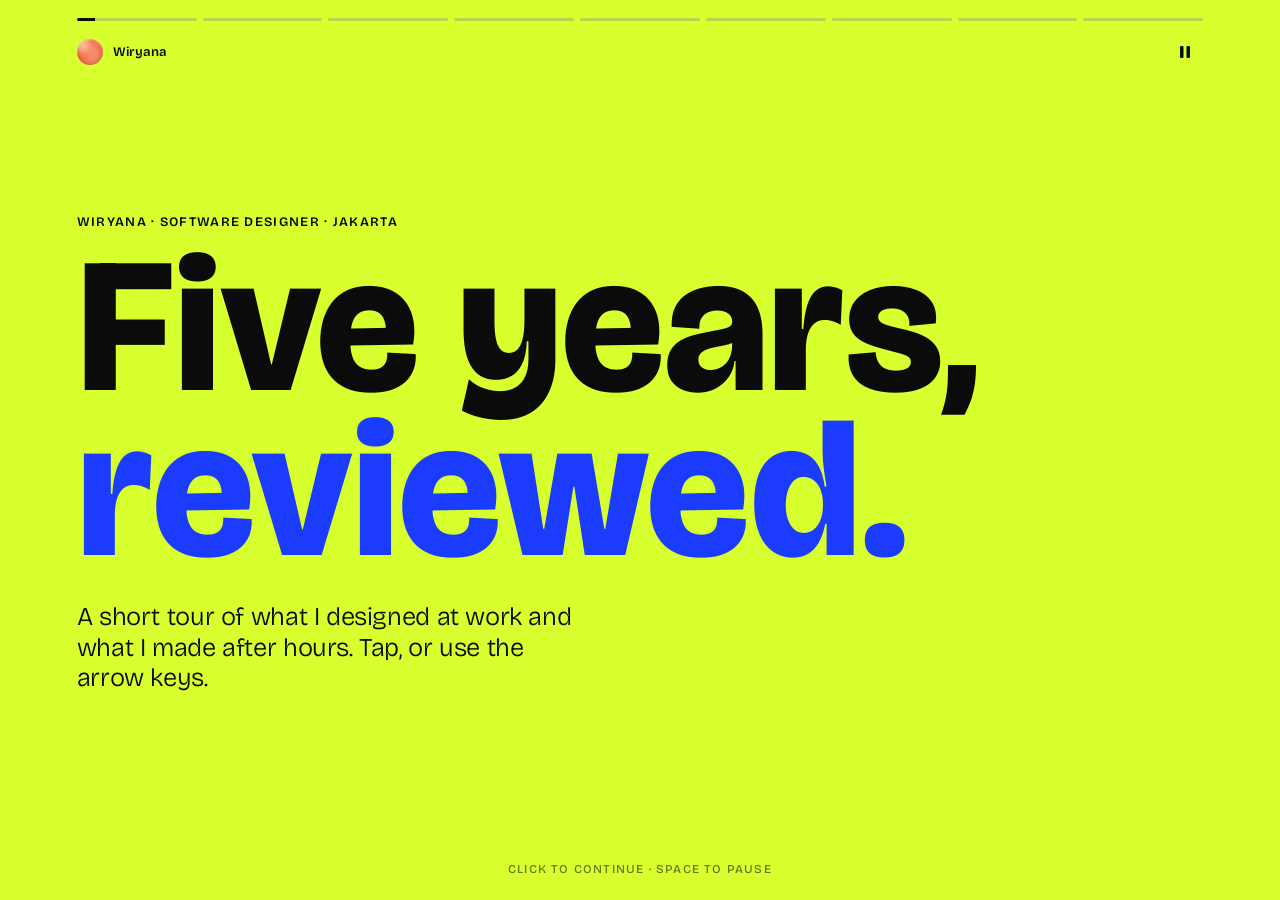
<file: index.html>
<!doctype html>
<html lang="en">
<head>
<meta charset="utf-8">
<meta name="theme-color" content="#D8FF2E" id="tc">
<meta name="viewport" content="width=device-width,initial-scale=1,viewport-fit=cover">
<title>Wiryana - a software designer</title>
<meta name="description" content="Wiryana — Software Designer based in Jakarta, Indonesia. Designing digital products that scale with clarity and impact.">
<meta property="og:title" content="Wiryana - a software designer">
<meta property="og:description" content="Software Designer based in Jakarta, designing digital products that scale with clarity and impact.">
<meta property="og:image" content="https://wiryanaw.com/og-image-v5.png">
<meta property="og:url" content="https://wiryanaw.com">
<meta property="og:type" content="website">
<meta name="twitter:card" content="summary_large_image">
<meta name="twitter:image" content="https://wiryanaw.com/og-image-v5.png">
<link rel="me" href="https://portfolios.here/wiryana">
<script type="application/ld+json">
{
  "@context": "https://schema.org",
  "@type": "Person",
  "name": "Wahyu Wiryana",
  "alternateName": "Wiryana",
  "url": "https://wiryanaw.com",
  "description": "A software designer in Jakarta who builds digital products that scale with clarity and impact.",
  "sameAs": [
    "https://www.linkedin.com/in/wiryanaw/",
    "https://dribbble.com/wiryanaw",
    "https://portfolios.here/wiryana"
  ]
}
</script>
<link rel="icon" type="image/svg+xml" href="/favicon.svg">
<link rel="preconnect" href="https://fonts.googleapis.com">
<link rel="preconnect" href="https://fonts.gstatic.com" crossorigin>
<link rel="stylesheet" href="https://fonts.googleapis.com/css2?family=Bricolage+Grotesque:opsz,wght@12..96,200..800&display=swap">
<style>
@font-face { font-family: "Abby Sans"; src: url("/abby-sans/fonts/AbbySans-Variable.woff2") format("woff2"); font-weight: 100 900; font-display: swap; }
/* Five years, reviewed: full-screen chapters, one fact each, big enough to read from across the room. */
:root {
  --d: "Bricolage Grotesque", "Helvetica Neue", Arial, sans-serif;
  --f: "Bricolage Grotesque", "Helvetica Neue", Arial, sans-serif;
  --black: #0B0B0B; --cobalt: #1B3BFF; --lime: #D8FF2E; --white: #FFFFFF; --pink: #FF9BD2; --sky: #A9D2FF; --sun: #FFE14D; --forest: #0F5A3C; --plum: #7A1F5C;
  --ease: cubic-bezier(.23, 1, .32, 1);
}
* { box-sizing: border-box; }
html, body { margin: 0; height: 100%; }
body { background: var(--black); color: var(--white); font: 400 17px/1.4 var(--f); font-optical-sizing: auto; -webkit-font-smoothing: antialiased; overflow: hidden; }
a { color: inherit; }
button { font: inherit; color: inherit; background: none; border: 0; padding: 0; cursor: pointer; }
:focus-visible { outline: 3px solid currentColor; outline-offset: 4px; border-radius: 6px; }

.deck { position: fixed; inset: 0; z-index: 3; pointer-events: none; }
.deck a, .deck button { pointer-events: auto; }
.slide { position: absolute; inset: 0; display: flex; flex-direction: column; justify-content: center; padding: 96px max(28px, 6vw) 88px; opacity: 0; visibility: hidden; transition: opacity .45s ease, visibility 0s .45s; overflow: hidden; }
.slide.on { opacity: 1; visibility: visible; transition: opacity .45s ease; }
.k { font: 600 13px var(--f); letter-spacing: .1em; text-transform: uppercase; opacity: .7; }
.big { margin: 14px 0 0; font: 800 clamp(64px, 15vw, 240px) var(--d); line-height: .86; letter-spacing: 0; font-variant-numeric: tabular-nums; }
.mid { margin: 14px 0 0; font: 800 clamp(40px, 7.4vw, 120px) var(--d); line-height: .92; letter-spacing: 0; text-wrap: balance; }
.lede { max-width: none; font-size: clamp(36px, 6.6vw, 124px); line-height: .95; }
.lede + .say { max-width: 58ch; }
.say { margin: 28px 0 0; max-width: 32ch; font-size: clamp(20px, 2vw, 30px); font-weight: 300; line-height: 1.2; letter-spacing: -0.015em; text-wrap: pretty; }
.say b { font-weight: 600; }

/* Line-by-line entrance per slide */
.slide > * { opacity: 0; transform: translateY(26px); transition: opacity .5s ease, transform .8s var(--ease); }
.slide.on > * { opacity: 1; transform: none; }
.slide.on > *:nth-child(2) { transition-delay: .12s; } .slide.on > *:nth-child(3) { transition-delay: .3s; } .slide.on > *:nth-child(4) { transition-delay: .45s; } .slide.on > *:nth-child(5) { transition-delay: .6s; }

.s-black { background: var(--black); color: var(--white); }
.s-cobalt { background: var(--cobalt); color: var(--white); }
.s-lime { background: var(--lime); color: var(--black); }
.s-white { background: var(--white); color: var(--black); }
.s-pink { background: var(--pink); color: var(--black); }
.s-sky { background: var(--sky); color: var(--black); }
.s-sun { background: var(--sun); color: var(--black); }
.s-forest { background: var(--forest); color: var(--white); }
.s-plum { background: var(--plum); color: var(--white); }
.s-plum .hl { color: var(--lime); }
.s-cobalt .hl { color: var(--lime); }
.s-sky .hl, .s-pink .hl, .s-sun .hl, .s-lime .hl { color: var(--cobalt); }
.hl { color: var(--lime); }
.s-white .hl { color: var(--cobalt); }

/* 480 to 1 */
.swap { display: flex; align-items: flex-start; gap: .18em; }
.swap > span:not(.arrow) { display: flex; flex-direction: column; }
.swap small { margin-top: 14px; font: 600 13px var(--f); letter-spacing: .1em; text-transform: uppercase; opacity: .7; }
.swap .from b { font-weight: 800; transition: opacity .5s ease .9s; }
.slide.on .swap .from b { opacity: .25; text-decoration: line-through; text-decoration-thickness: .06em; }
.swap .arrow { font-weight: 300; opacity: .5; }

/* Case screen on project slides */
.shot { position: absolute; right: 4vw; top: 50%; width: min(48vw, 900px); aspect-ratio: 8 / 5; border-radius: 18px; overflow: hidden; transform: translateY(-46%) rotate(2deg) scale(.96) !important; opacity: 0; transition: opacity .5s ease .35s, transform .9s var(--ease) .35s !important; }
.slide.on .shot { opacity: 1; transform: translateY(-50%) rotate(-1deg) !important; }
.shot img { display: block; width: 100%; height: 100%; object-fit: cover; }
.slide.has-shot .say { max-width: 30ch; }
.slide a.shot { position: absolute; z-index: 1; }
.has-shot > :not(.shot) { max-width: 42vw; }
.has-shot .big { font-size: clamp(56px, 8.2vw, 150px); }
/* Things made */
.made { display: flex; gap: 14px; margin-top: 34px; flex-wrap: wrap; }
.made a { display: flex; align-items: center; gap: 12px; height: 64px; padding: 0 20px 0 10px; border-radius: 999px; background: rgba(0,0,0,.08); text-decoration: none; font-weight: 600; transition: background-color .2s ease, transform .2s var(--ease); }
.made a:hover { background: rgba(0,0,0,.14); transform: translateY(-2px); }
.made img, .made .aa { width: 44px; height: 44px; border-radius: 50%; object-fit: cover; background: #fff; color: #111; display: grid; place-items: center; font: 600 18px "Abby Sans", var(--d); letter-spacing: -0.03em; }
.made small { display: block; font-weight: 400; opacity: .65; font-size: 13px; }

/* Photos: one calm row of six on desktop, full bleed grid on phones */
.spread { position: relative; display: grid; grid-template-columns: repeat(6, 1fr); gap: 14px; margin-top: 48px; transform: none !important; opacity: 1 !important; pointer-events: none; }
.spread figure { margin: 0; }
.spread .ph { overflow: hidden; aspect-ratio: 3 / 4; clip-path: inset(100% 0 0 0); transition: clip-path 1s var(--ease); }
.spread img { display: block; width: 100%; height: 100%; object-fit: cover; transform: scale(1.08); transition: transform 1.4s var(--ease); }
.spread figcaption { margin-top: 10px; font: 600 11px var(--f); letter-spacing: .1em; text-transform: uppercase; opacity: 0; transition: opacity .5s ease; }
.slide.on .spread .ph { clip-path: inset(0); }
.slide.on .spread img { transform: none; }
.slide.on .spread figcaption { opacity: .7; }
.slide.on .spread figure:nth-child(1) * { transition-delay: .2s; } .slide.on .spread figure:nth-child(2) * { transition-delay: .28s; } .slide.on .spread figure:nth-child(3) * { transition-delay: .36s; }
.slide.on .spread figure:nth-child(4) * { transition-delay: .44s; } .slide.on .spread figure:nth-child(5) * { transition-delay: .52s; } .slide.on .spread figure:nth-child(6) * { transition-delay: .6s; }

/* Final */
.end-acts { display: flex; gap: 12px; margin-top: 36px; flex-wrap: wrap; }
.end-acts a, .end-acts button { height: 56px; padding: 0 26px; border-radius: 999px; display: inline-flex; align-items: center; font: 600 16px var(--f); text-decoration: none; transition: transform .15s ease, background-color .2s ease; }
.end-acts a:active, .end-acts button:active { transform: scale(.97); }
.end-acts .pri { background: var(--black); color: var(--lime); }
.end-acts .sec { box-shadow: inset 0 0 0 1.5px rgba(0,0,0,.45); }
.end-acts .sec:hover { background: rgba(0,0,0,.06); }

/* Chrome */
.bars { position: fixed; z-index: 4; top: calc(18px + env(safe-area-inset-top, 0px)); left: max(28px, 6vw); right: max(28px, 6vw); display: flex; gap: 6px; }
.bars i { flex: 1; height: 3px; border-radius: 2px; background: rgba(128,128,128,.35); overflow: hidden; }
.bars i b { display: block; height: 100%; width: 0; background: currentColor; }
.top { position: fixed; z-index: 4; top: calc(34px + env(safe-area-inset-top, 0px)); left: max(28px, 6vw); right: max(28px, 6vw); display: flex; justify-content: space-between; align-items: center; font: 600 13px var(--f); }
.top .who { display: flex; align-items: center; gap: 10px; }
.top .who i { position: relative; overflow: hidden; width: 26px; height: 26px; border-radius: 50%; background: radial-gradient(circle at 32% 28%, #FF9A6A, #E8390F 72%); box-shadow: inset 0 1px 2px rgba(255,255,255,.45), inset 0 -2px 4px rgba(150,25,0,.35); }
.top .who i::after { content: ""; position: absolute; inset: -45%; background: radial-gradient(closest-side at 32% 34%, rgba(255,255,255,.6), transparent 70%), radial-gradient(closest-side at 66% 56%, rgba(255,246,238,.45), transparent 66%), radial-gradient(closest-side at 48% 72%, rgba(255,255,255,.38), transparent 70%), radial-gradient(closest-side at 74% 26%, rgba(255,236,222,.35), transparent 62%); filter: blur(3px); mix-blend-mode: screen; animation: orbNebula 9s linear infinite; }
@keyframes orbNebula { 0% { transform: rotate(0deg) scale(1.08); } 50% { transform: rotate(180deg) scale(1.28) translate(4%, -3%); } 100% { transform: rotate(360deg) scale(1.08); } }
@media (prefers-reduced-motion: reduce) { .top .who i::after { animation: none; } }
.top .ctl { display: flex; gap: 6px; }
.top .ctl button { width: 36px; height: 36px; border-radius: 50%; display: grid; place-items: center; transition: background-color .15s ease; }
.top .ctl button:hover { background: rgba(128,128,128,.18); }
.top svg { width: 16px; height: 16px; fill: currentColor; }
.tap { position: fixed; z-index: 1; top: 0; bottom: 0; width: 30%; outline: none !important; -webkit-tap-highlight-color: transparent; }
.tap.l { left: 0; cursor: w-resize; } .tap.r { right: 0; width: 70%; cursor: e-resize; }
.hint { position: fixed; z-index: 5; left: 0; right: 0; bottom: calc(24px + env(safe-area-inset-bottom, 0px)); text-align: center; font: 500 12px var(--f); letter-spacing: .1em; text-transform: uppercase; opacity: .55; pointer-events: none; }
/* Solid fixed header and footer strips in the slide colour: iOS Safari tints its bars from these */
.edge { position: fixed; left: 0; right: 0; z-index: 4; pointer-events: none; background-color: var(--edge, #D8FF2E); transition: background-color .45s ease; }
.edge.t { top: 0; height: calc(env(safe-area-inset-top, 0px) + 12px); }
.edge.b { bottom: 0; height: calc(env(safe-area-inset-bottom, 0px) + 12px); }
.hint .h-touch { display: none; }
.m-only { display: none; }
@media (hover: none) and (pointer: coarse) { .hint .h-key { display: none; } .hint .h-touch { display: inline; } }
.chrome { position: relative; z-index: 5; color: var(--white); transition: color .4s ease; }
.chrome.dark { color: var(--black); }
.slide a, .slide button { position: relative; z-index: 3; }

@media (max-width: 760px) {
  .slide a.shot { position: relative; }
  .has-shot > :not(.shot) { max-width: none; }
  .has-shot .big { font-size: clamp(56px, 15vw, 240px); }
  .has-shot .shot { width: 100%; top: auto; right: auto; }
  .shot { position: relative; right: auto; top: auto; width: 100%; margin-top: 28px; transform: rotate(4deg) !important; }
  .slide.on .shot { transform: rotate(-2deg) !important; }
  .has-shot .shot { flex-shrink: 0; }
  .has-shot .swap small { display: none; }
  .m-hide { display: none; } .m-only { display: inline; }
  .slide:has(.spread) { padding-bottom: calc(46vh + 40px + env(safe-area-inset-bottom, 0px)); }
  .spread { position: absolute; left: 0; right: 0; bottom: calc(env(safe-area-inset-bottom, 0px) + 12px); height: 46vh; margin: 0; grid-template-columns: repeat(3, 1fr); grid-template-rows: 1fr 1fr; gap: 3px; }
  .spread figure { position: relative; overflow: hidden; }
  .spread .ph { aspect-ratio: auto; height: 100%; }
  .spread figcaption { position: absolute; left: 8px; bottom: 7px; margin: 0; font-size: 9px; color: #fff; text-shadow: 0 1px 8px rgba(0,0,0,.5); }
  .slide.on .spread figcaption { opacity: 1; }
  .slide { justify-content: safe flex-end; padding: 110px 24px calc(84px + env(safe-area-inset-bottom, 0px)); }
  .say { font-size: 22px; }
  .made { flex-direction: column; gap: 10px; }
  .made a { width: 100%; box-sizing: border-box; }
}
@media (prefers-reduced-motion: reduce) {
  .spread .ph, .spread img, .spread figcaption { transition: none !important; clip-path: none !important; transform: none !important; }
  .slide, .slide > *, .swap .from { transition: opacity .2s ease !important; transform: none !important; }
}
</style>
</head>
<body>
<main class="deck" id="deck" aria-roledescription="story" aria-label="Five years, reviewed">

  <section class="slide s-lime" data-c="dark">
    <div class="k">Wiryana · Software designer · Jakarta</div>
    <h1 class="big">Five years,<br><span class="hl">reviewed.</span></h1>
    <p class="say">A short tour of what I designed at work and what I made after hours. Tap, or use the arrow keys.</p>
  </section>

  <section class="slide s-plum" data-c="light">
    <div class="k">About</div>
    <div class="mid lede">A software designer who builds digital products that scale with <span class="hl">clarity and impact</span>.</div>
    <p class="say">Proven track record of driving <b>measurable business outcomes</b> by reducing costs, improving efficiency, and leading product strategy across multi-platform ecosystems. Five years of it, mostly at Hangry.</p>
  </section>

  <section class="slide has-shot s-cobalt" data-c="light">
    <div class="k">Pantry HRIS · 2026</div>
    <div class="big"><span data-count="60" data-pre="USD " data-suf="K">USD 0K</span></div>
    <p class="say">saved a year, by building our own HRIS instead of renting one. <b>Two people. Three months.</b> Shipped before the renewal bill.</p>
    <a class="say" href="/HRIS/" style="text-decoration:none;border-bottom:2px solid;align-self:flex-start;font-weight:600">Read the case →</a>
    <a class="shot" href="/HRIS/"><img src="/thumb-hris.jpg" alt="Pantry HRIS staff app"></a>
  </section>

  <section class="slide has-shot s-lime" data-c="dark">
    <div class="k">Menu Management · 2022<span class="m-hide"> · menu switches every morning</span></div>
    <div class="big swap"><span class="from"><b>480</b><small>by hand, before</small></span><span class="arrow">→</span><span><b>1</b><small>per ingredient, after</small></span></div>
    <p class="say"><span class="m-hide">Before opening, staff turned menus on and off one by one: about 20 items, on GoFood, GrabFood and ShopeeFood, for 8 brands. </span>Now one switch per ingredient does it everywhere. <b>97.78% more efficient.</b></p>
    <a class="say" href="/Menu-management/" style="text-decoration:none;border-bottom:2px solid;align-self:flex-start;font-weight:600">Read the case →</a>
    <a class="shot" href="/Menu-management/"><img src="/thumb-menu.jpg" alt="Menu Management material screen"></a>
  </section>

  <section class="slide has-shot s-plum" data-c="light">
    <div class="k">QR Instructions · 2022</div>
    <div class="big"><span data-count="54" data-pre="−" data-suf="%">0%</span></div>
    <p class="say">complaints, after we found the fix was physical: <span class="hl" style="font-weight:600">flatten the receipt.</span> Help now appears only when a scan fails.</p>
    <a class="say" href="/Loyalty/" style="text-decoration:none;border-bottom:2px solid;align-self:flex-start;font-weight:600">Read the case →</a>
    <a class="shot" href="/Loyalty/"><img src="/thumb-qr.jpg" alt="Three QR instruction screens"></a>
  </section>

  <section class="slide s-cobalt" data-c="light">
    <div class="k">After hours</div>
    <div class="mid">29 watch faces, 1 typeface, 1 notes app.</div>
    <div class="made">
      <a href="https://trysplitface.com" target="_blank" rel="noopener"><img src="/splitface-icon.svg" alt=""><span>Splitface<small>Garmin faces</small></span></a>
      <a href="/abby-sans/" target="_blank" rel="noopener"><span class="aa">Aa</span><span>Abby Sans<small>Typeface</small></span></a>
      <a href="https://drawer.wiryanaw.com/" target="_blank" rel="noopener"><img src="/drawer-icon.png" alt=""><span>Drawer<small>macOS</small></span></a>
    </div>
  </section>

  <section class="slide s-plum" data-c="light">
    <div class="k">Off screen</div>
    <div class="mid">Photographs from <span class="hl">9 countries</span>.</div>
    <p class="say">Mostly streets, mostly strangers. <a href="/photos" style="font-weight:600">See them</a></p>
    <div class="spread"><figure><div class="ph"><img src="/img/jp4.jpg" alt="Photo from Japan"></div><figcaption>Japan</figcaption></figure><figure><div class="ph"><img src="/img/sg1.jpg" alt="Photo from Singapore"></div><figcaption>Singapore</figcaption></figure><figure><div class="ph"><img src="/img/jp5.jpg" alt="Photo from Japan"></div><figcaption>Japan</figcaption></figure><figure><div class="ph"><img src="/img/cn2.jpg" alt="Photo from China"></div><figcaption>China</figcaption></figure><figure><div class="ph"><img src="/img/jp1.jpg" alt="Photo from Japan"></div><figcaption>Japan</figcaption></figure><figure><div class="ph"><img src="/img/id1.jpg" alt="Photo from Indonesia"></div><figcaption>Indonesia</figcaption></figure></div>
  </section>

  <section class="slide s-cobalt" data-c="light">
    <div class="k">Teaching</div>
    <div class="mid">UX mentor and <span class="hl" style="color: var(--lime)">tutor</span>.</div>
    <p class="say">Design mentor in two Indonesian government programs, <b>Digital Talent Scholarship</b> and <b>Kampus Merdeka</b>. Three years tutoring at CareerFoundry. Co-founded <b>Rumah UX</b> and grew it to 200+ members.</p>
  </section>

  <section class="slide s-lime" data-c="dark">
    <div class="k">Coming next</div>
    <div class="mid">The next chapter could be <span class="hl">yours.</span></div>
    <div class="end-acts"><a class="pri" href="mailto:wiryanaw@gmail.com">wiryanaw@gmail.com</a><a class="sec" href="https://www.linkedin.com/in/wiryanaw/" target="_blank" rel="noopener">LinkedIn</a><button class="sec" id="again" type="button">Watch again</button></div>
  </section>
</main>

<button class="tap l" id="tl" aria-label="Previous"></button>
<button class="tap r" id="tr" aria-label="Next"></button>
<div class="chrome" id="chrome">
  <div class="bars" id="bars" aria-hidden="true"></div>
  <div class="top"><span class="who"><i aria-hidden="true"></i>Wiryana</span><span class="ctl"><button id="pp" aria-label="Pause"><svg viewBox="0 0 16 16"><rect x="3" y="2" width="3.5" height="12" rx="1"/><rect x="9.5" y="2" width="3.5" height="12" rx="1"/></svg></button></span></div>
  <i class="edge t" aria-hidden="true"></i><i class="edge b" aria-hidden="true"></i>
  <div class="hint" id="hint"><span class="h-key">Click to continue · Space to pause</span><span class="h-touch">Tap to continue · Hold to pause</span></div>
</div>

<script>
(function () {
  var slides = Array.prototype.slice.call(document.querySelectorAll(".slide"));
  var bars = document.getElementById("bars"), chrome = document.getElementById("chrome"), pp = document.getElementById("pp");
  var reduce = matchMedia("(prefers-reduced-motion: reduce)").matches;
  var DUR = 6500, i = -1, t0 = 0, paused = reduce, raf = 0, elapsed = 0;
  slides.forEach(function () { bars.insertAdjacentHTML("beforeend", "<i><b></b></i>"); });
  var fills = bars.querySelectorAll("b");
  var PLAY = '<svg viewBox="0 0 16 16"><path d="M4 2.5v11l9-5.5z"/></svg>', PAUSE = pp.innerHTML;

  function countUp(el) {
    var to = +el.dataset.count, pre = (el.dataset.pre || "").replace("\\u2212", "−"), suf = el.dataset.suf || "", s0 = performance.now(), d = reduce ? 0 : 1100;
    function f(n) { return el.dataset.sep ? n.toLocaleString("en-US") : n; }
    (function step(now) {
      var p = d ? Math.min(1, (now - s0) / d) : 1, e = 1 - Math.pow(1 - p, 3);
      el.textContent = pre + f(Math.round(to * e)) + suf;
      if (p < 1) requestAnimationFrame(step);
    })(s0);
  }
  function go(n) {
    if (n < 0) n = 0;
    if (n >= slides.length) { n = slides.length - 1; paused = true; setPP(); }
    if (n === i) return;
    if (i >= 0) slides[i].classList.remove("on");
    i = n; slides[i].classList.add("on");
    chrome.classList.toggle("dark", slides[i].dataset.c === "dark");
    // Keep the mobile browser bars in the slide's colour
    var bg = getComputedStyle(slides[i]).backgroundColor;
    document.getElementById("tc").setAttribute("content", bg);
    document.documentElement.style.backgroundColor = bg;
    document.body.style.backgroundColor = bg;
    document.getElementById("deck").style.backgroundColor = bg;
    document.documentElement.style.setProperty("--edge", bg);
    document.getElementById("hint").style.backgroundColor = "transparent";
    fills.forEach(function (b, k) { b.style.width = k < i ? "100%" : "0%"; });
    slides[i].querySelectorAll("[data-count]").forEach(countUp);
    document.getElementById("hint").style.opacity = (i === slides.length - 1 || slides[i].querySelector(".spread")) ? 0 : "";
    elapsed = 0; t0 = performance.now();
  }
  function loop(now) {
    if (!paused) {
      elapsed += now - t0;
      fills[i].style.width = Math.min(100, elapsed / DUR * 100) + "%";
      if (elapsed >= DUR && i < slides.length - 1) go(i + 1);
    }
    t0 = now; raf = requestAnimationFrame(loop);
  }
  function setPP() { pp.innerHTML = paused ? PLAY : PAUSE; pp.setAttribute("aria-label", paused ? "Play" : "Pause"); document.body.classList.toggle("paused", paused); }

  document.getElementById("tr").addEventListener("click", function () { go(i + 1); });
  document.getElementById("tl").addEventListener("click", function () { go(i - 1); });
  pp.addEventListener("click", function () { paused = !paused; setPP(); });
  document.getElementById("again").addEventListener("click", function () { paused = reduce; setPP(); i = -1; slides.forEach(function (s) { s.classList.remove("on"); }); go(0); });
  addEventListener("keydown", function (e) {
    var onCtl = e.target.closest && e.target.closest("a, button:not(.tap)");
    if (e.key === " " && !onCtl) { e.preventDefault(); paused = !paused; setPP(); }
    else if (e.key === "ArrowRight") go(i + 1);
    else if (e.key === "ArrowLeft") go(i - 1);
    else if (e.key === "p") { paused = !paused; setPP(); }
  });
  // Hold to pause, like stories
  var hold = 0;
  ["tl", "tr"].forEach(function (id) {
    var el = document.getElementById(id);
    el.addEventListener("pointerdown", function () { hold = setTimeout(function () { paused = true; setPP(); el.dataset.held = 1; }, 250); });
    el.addEventListener("pointerup", function () { clearTimeout(hold); if (el.dataset.held) { delete el.dataset.held; paused = false; setPP(); } });
  });
  // Description runs exactly as wide as its title
  function matchWidths() {
    document.querySelectorAll(".slide .mid + .say").forEach(function (p) {
      // On phones the description simply uses the full width
      if (innerWidth <= 760) { p.style.maxWidth = "none"; return; }
      var r = document.createRange(); r.selectNodeContents(p.previousElementSibling);
      p.style.maxWidth = Math.ceil(r.getBoundingClientRect().width) + "px";
    });
  }
  matchWidths();
  if (document.fonts) document.fonts.ready.then(matchWidths);
  addEventListener("resize", matchWidths);
  document.addEventListener("visibilitychange", function () { t0 = performance.now(); });

  setPP();
  (document.fonts ? document.fonts.ready : Promise.resolve()).then(function () { go(0); t0 = performance.now(); raf = requestAnimationFrame(loop); });
})();
</script>
</body>
</html>
</file>
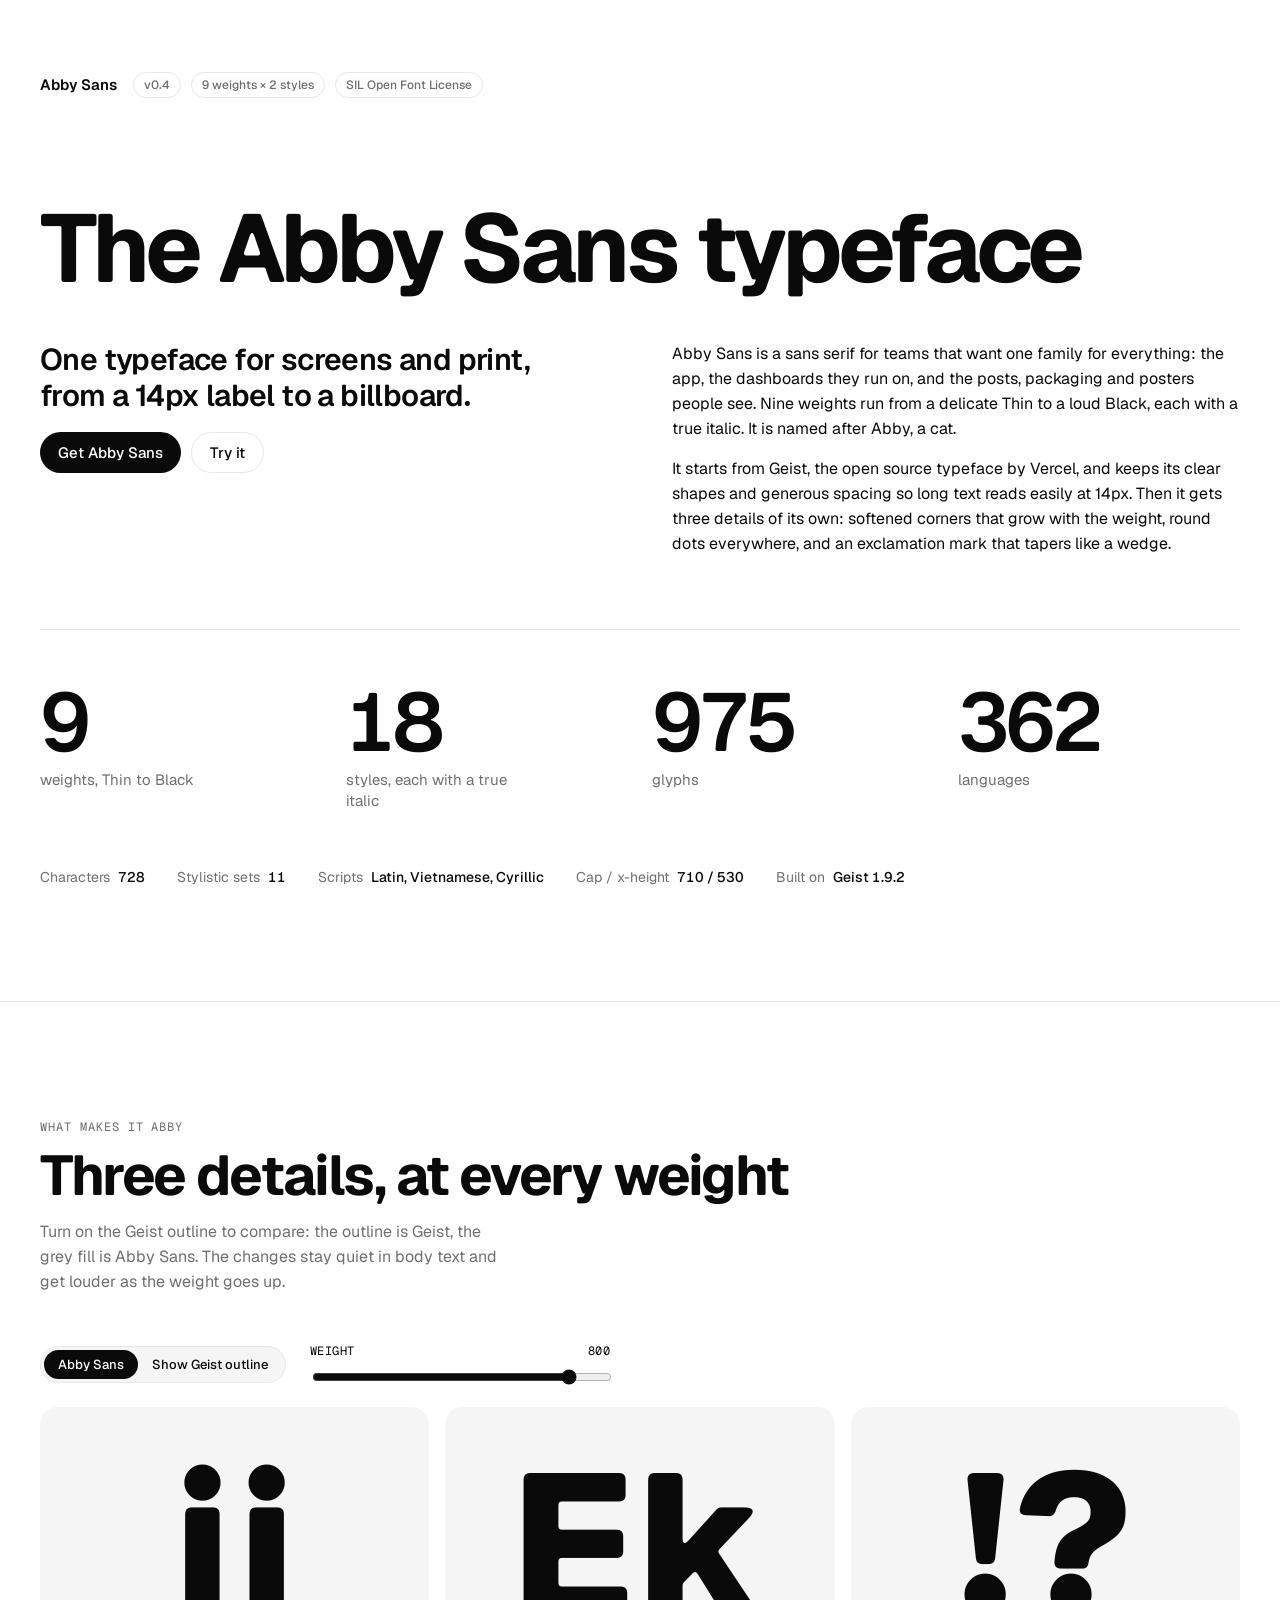
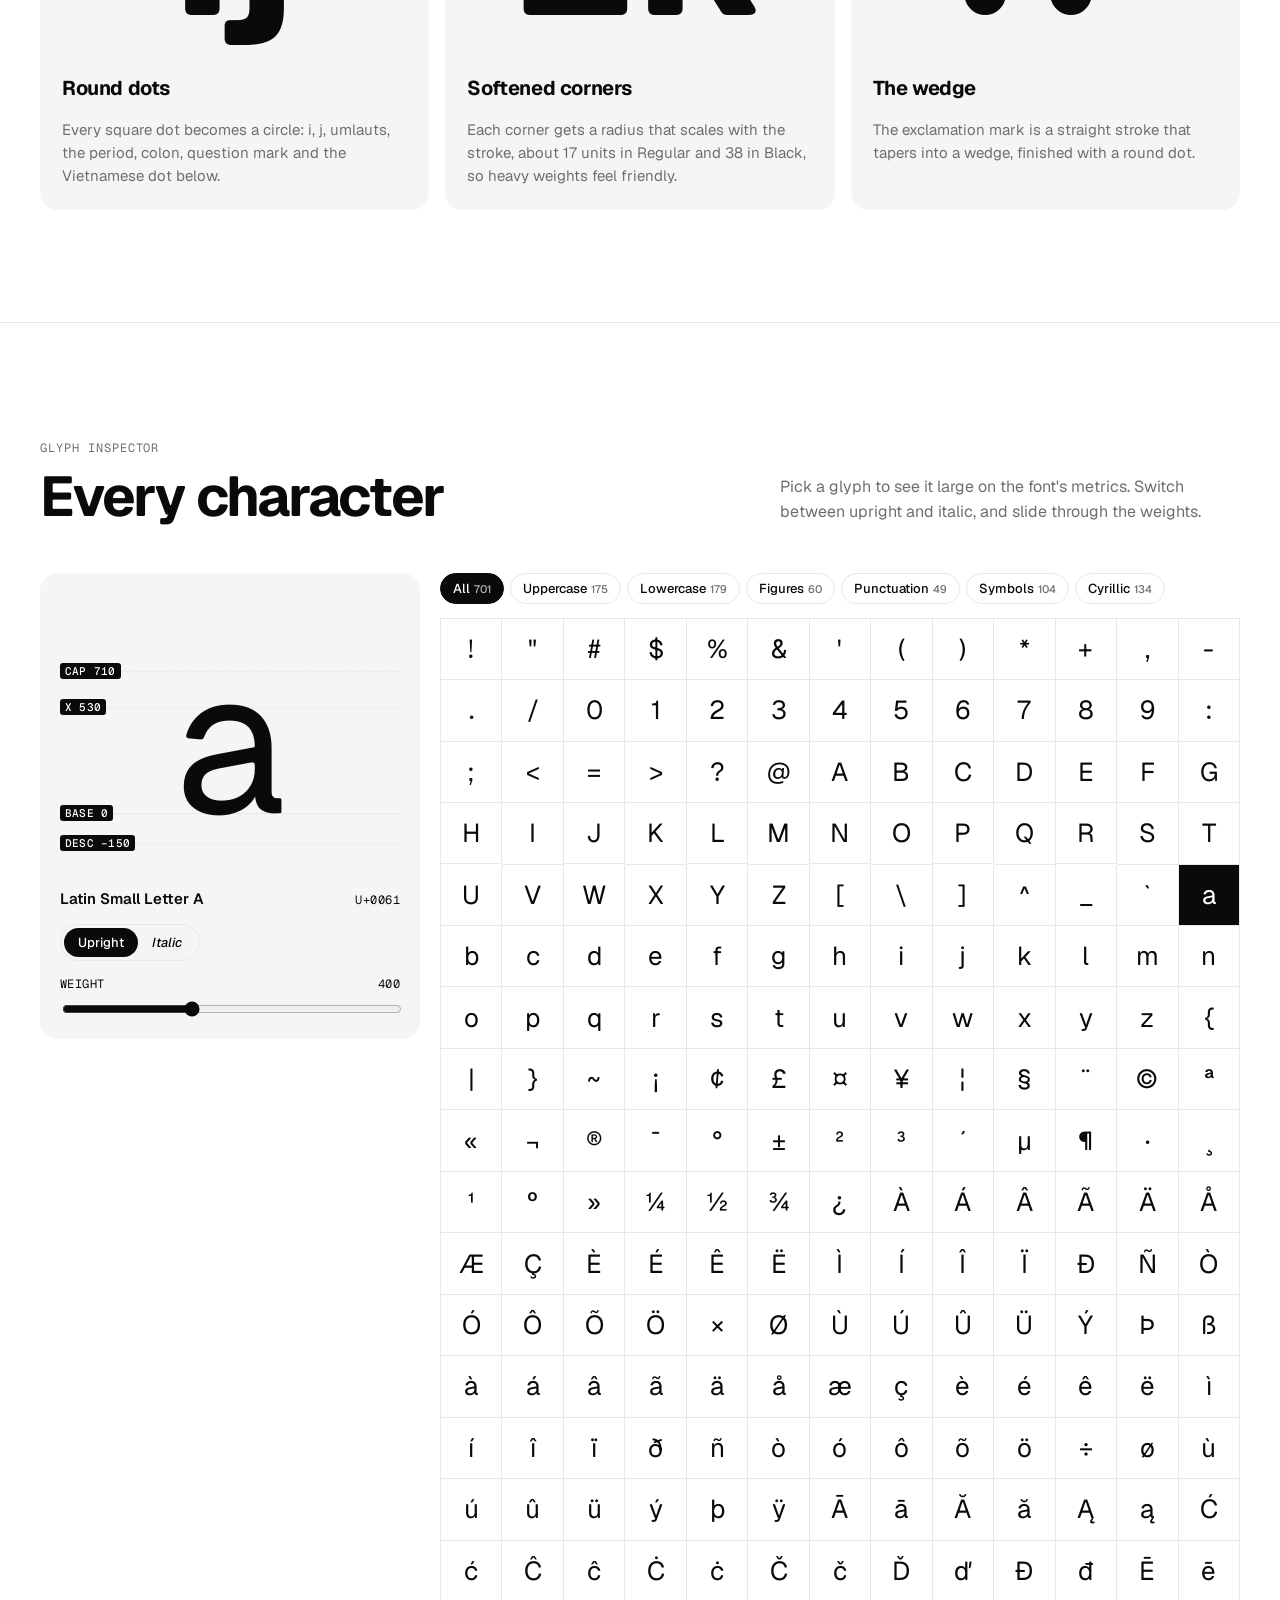
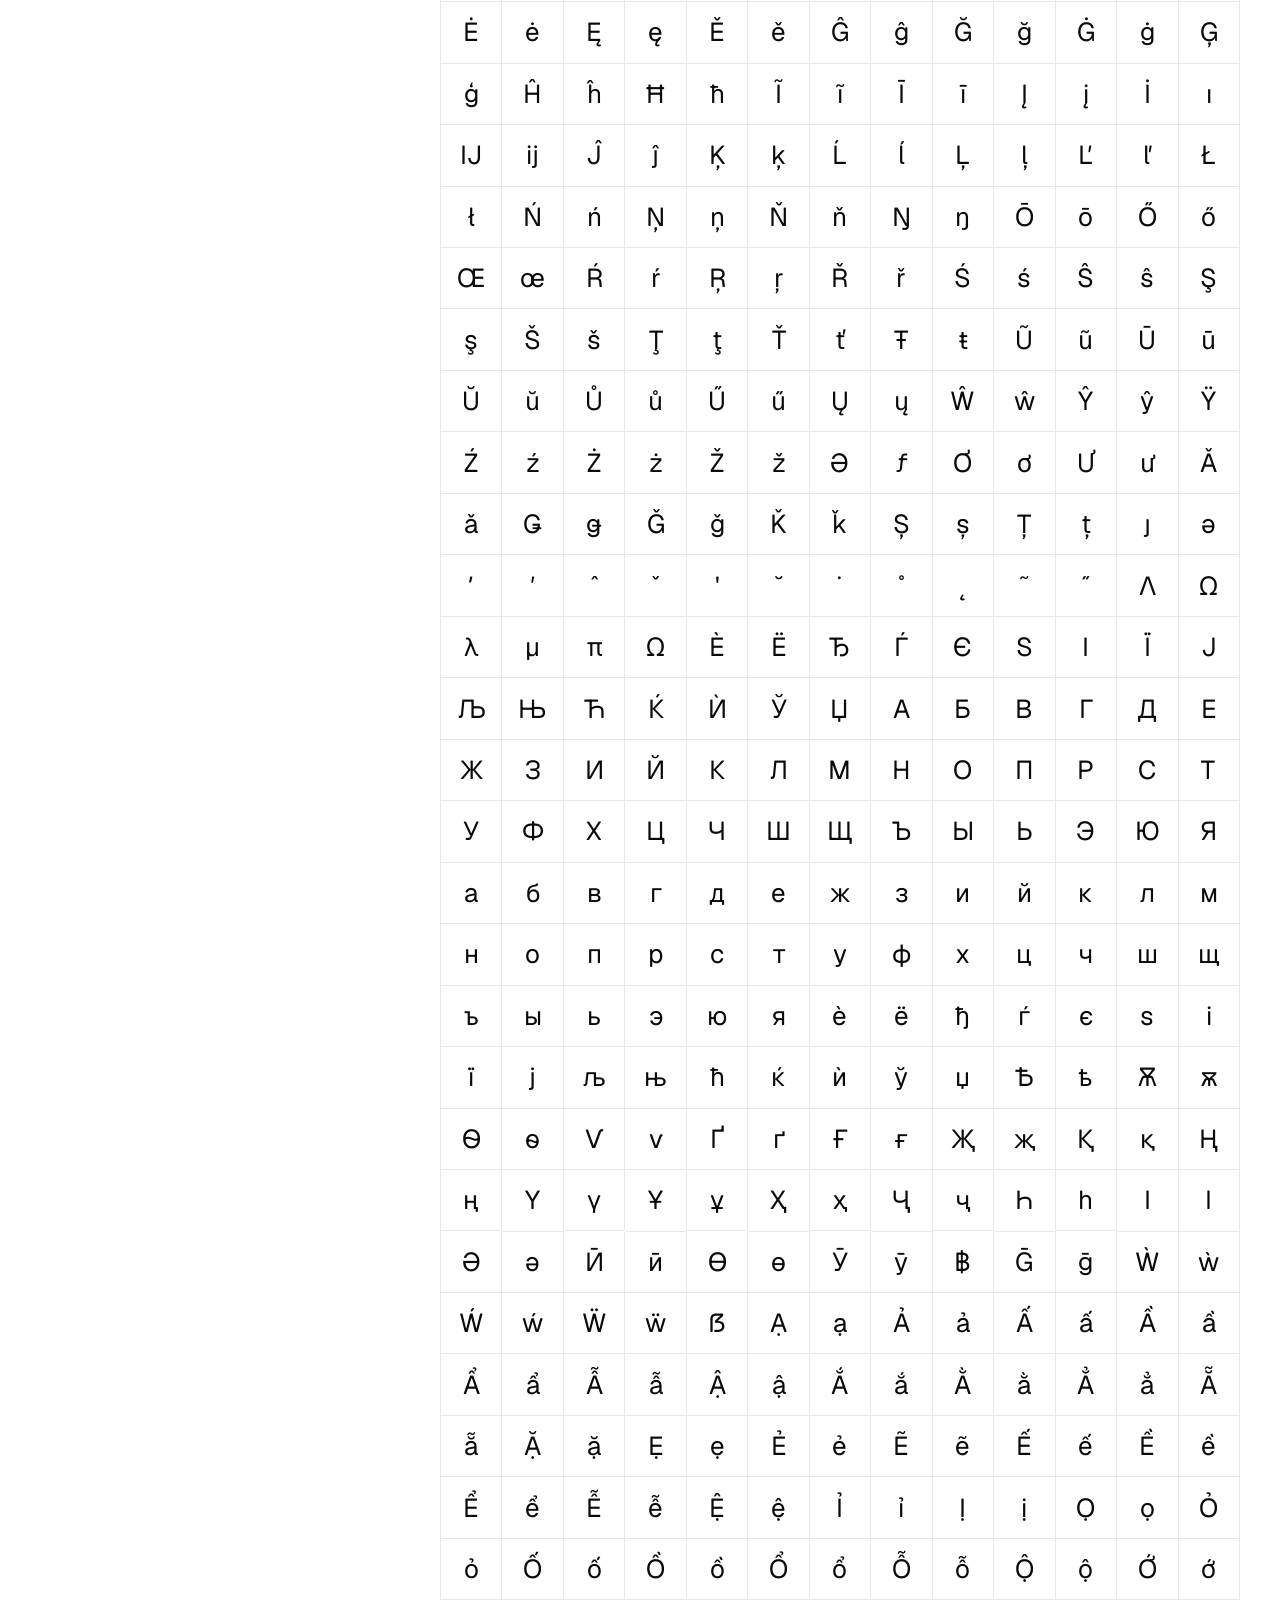
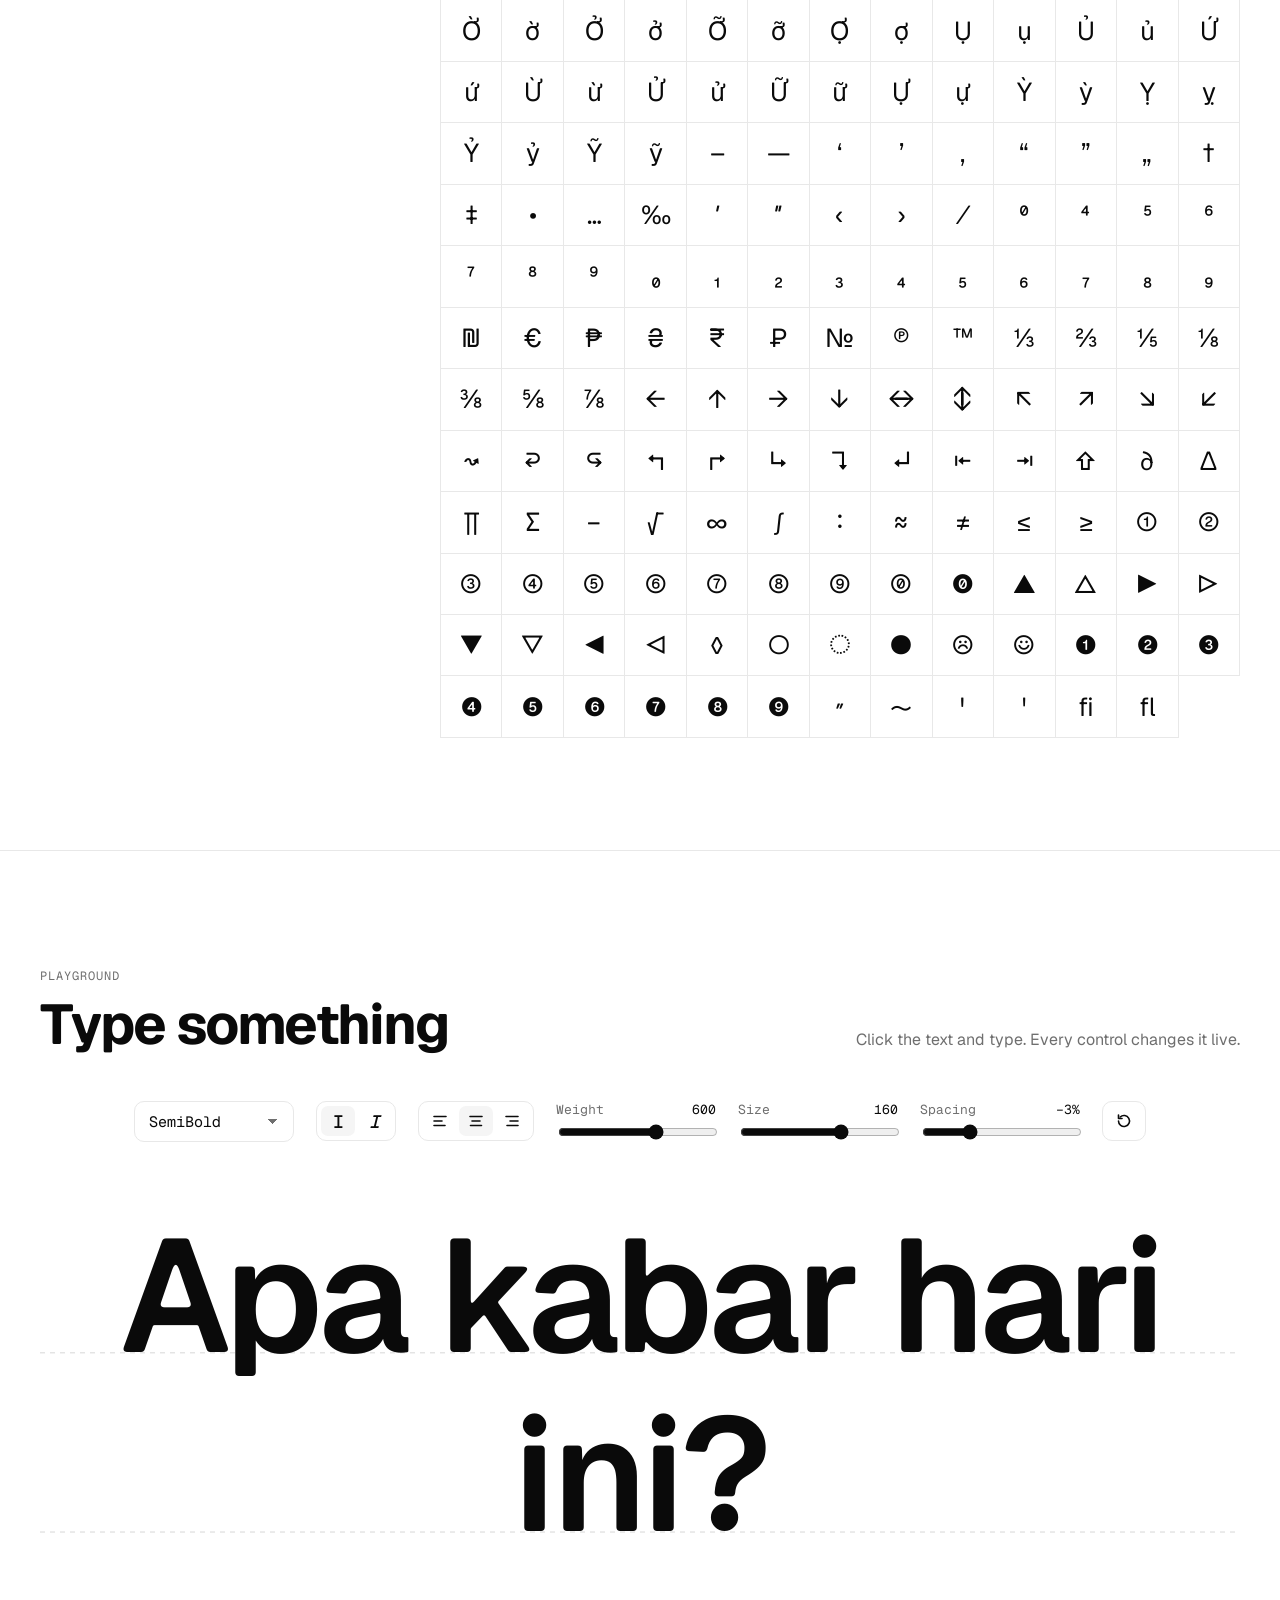
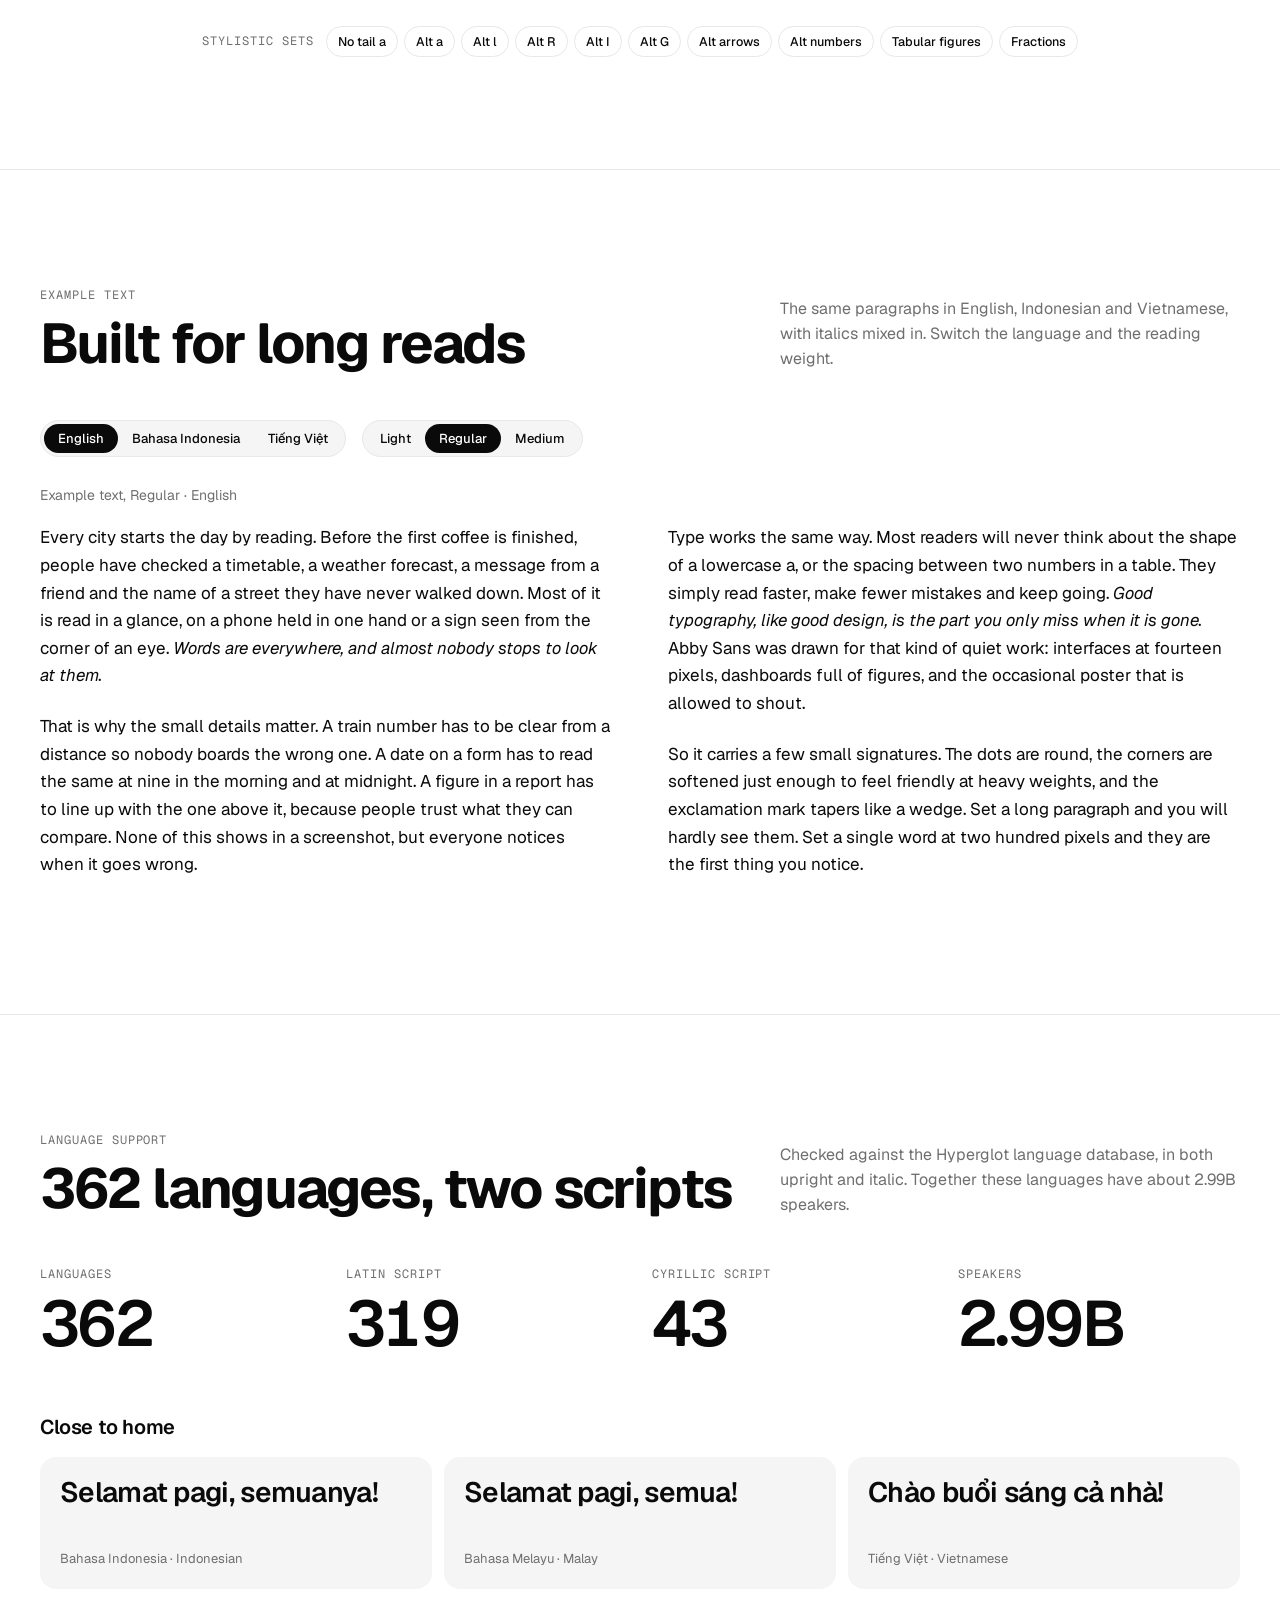
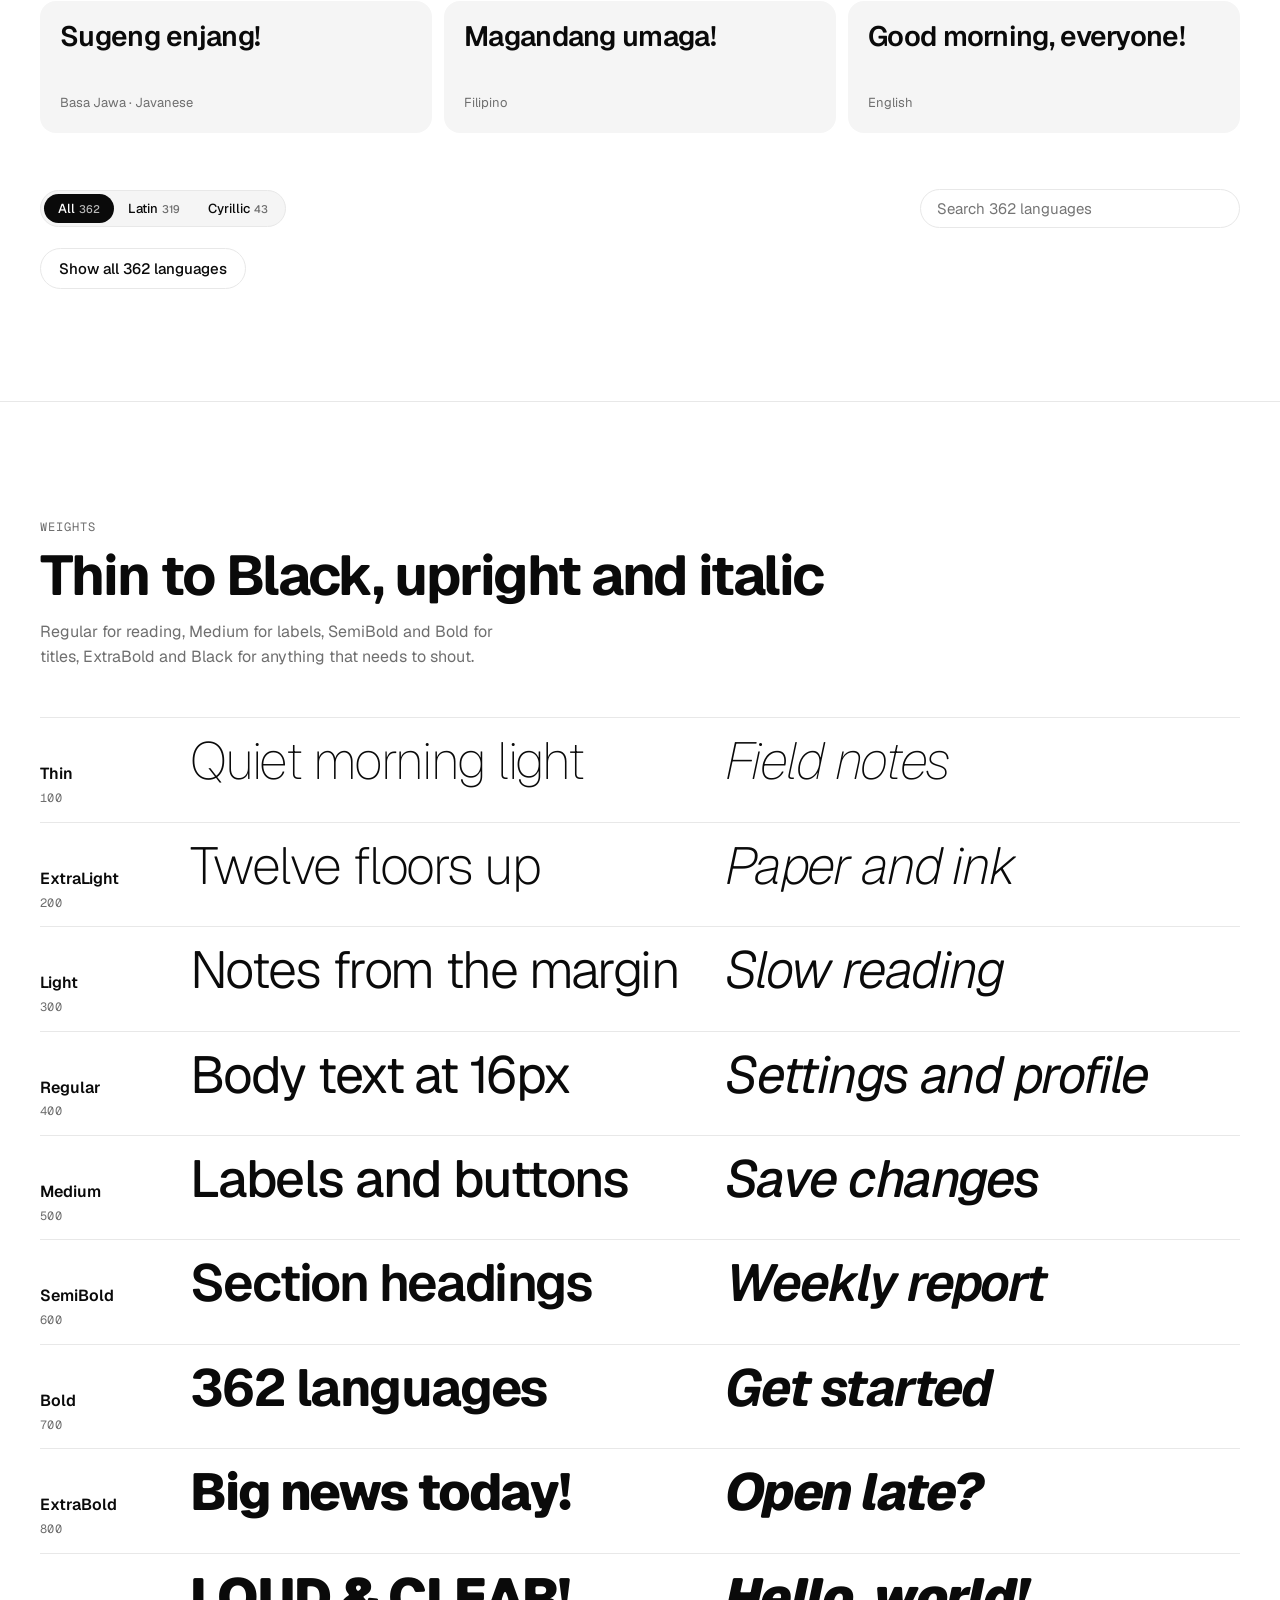
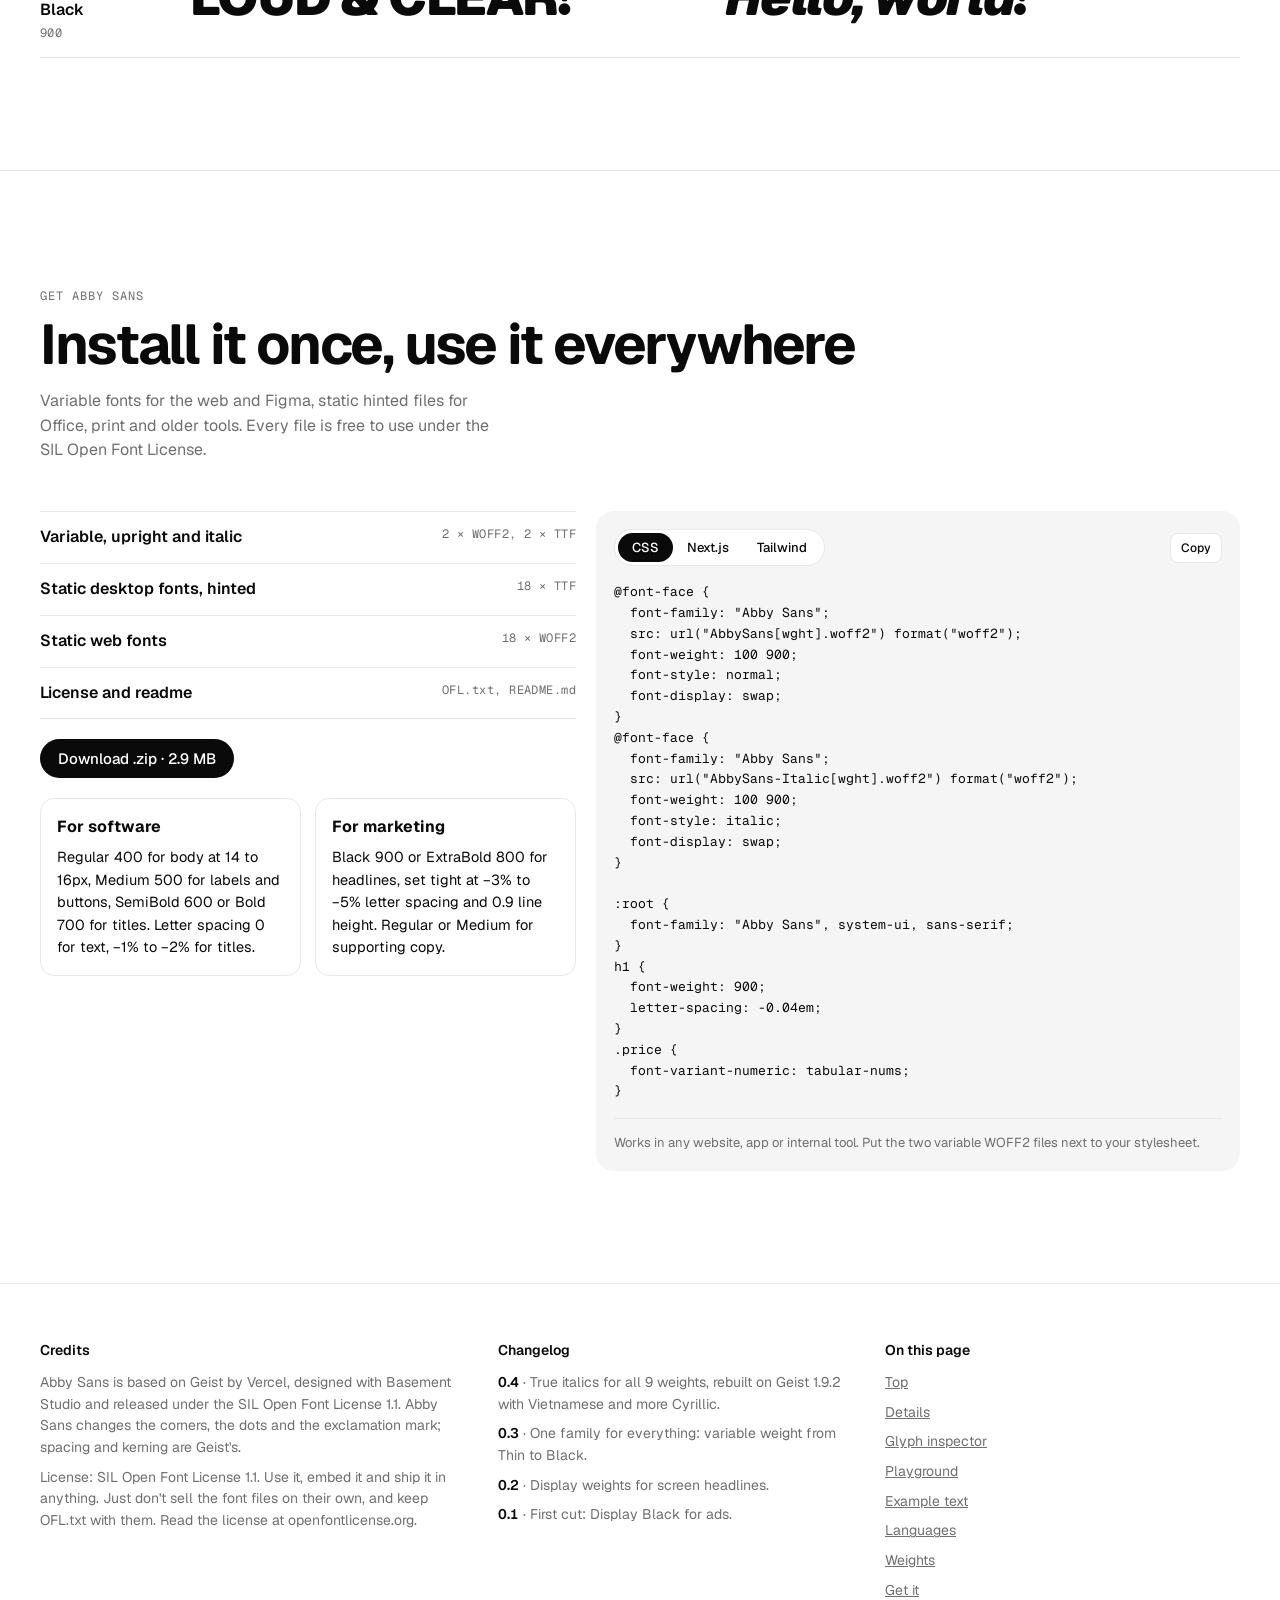
<file: abby-sans/index.html>
<!doctype html>
<html lang="en">
<head>
<meta charset="utf-8">
<meta name="viewport" content="width=device-width, initial-scale=1, viewport-fit=cover">
<meta name="description" content="Abby Sans, a typeface built on Geist: nine weights with true italics, 362 languages, free under the SIL Open Font License.">
</head>
<body>
<link rel="icon" type="image/svg+xml" href="/favicon.svg">
<title>Abby Sans</title>
<meta name="claude:viewport-fit-sides" content="cover">
<link rel="preconnect" href="https://fonts.googleapis.com">
<link rel="preconnect" href="https://fonts.gstatic.com" crossorigin>
<link rel="stylesheet" href="https://fonts.googleapis.com/css2?family=Geist+Mono:wght@400;500&display=swap">
<style>
  /* Layout: a plain specimen sheet on a 1200px measure, black on white.
     No chrome and no accent colour: the typeface is the only thing on show. */
  :root {
    --bg: #FFFFFF;
    --surface: #F5F5F5;
    --ink: #0A0A0A;
    --muted: #6F6F6F;
    --line: #E8E8E8;
    --soft: #D6D6D6;
    --font-sans: "Abby Sans", system-ui, -apple-system, "Segoe UI", sans-serif;
    --font-mono: "Geist Mono", ui-monospace, "SF Mono", Menlo, monospace;
    --measure: 1200px;
  }
  @media (prefers-color-scheme: dark) {
    :root:not([data-theme="light"]) {
      --bg: #0A0A0A; --surface: #161616; --ink: #EDEDED; --muted: #8F8F8F; --line: #262626; --soft: #3A3A3A;
      color-scheme: dark;
    }
  }
  :root[data-theme="dark"] {
    --bg: #0A0A0A; --surface: #161616; --ink: #EDEDED; --muted: #8F8F8F; --line: #262626; --soft: #3A3A3A;
    color-scheme: dark;
  }

  @font-face { font-family: "Abby Sans"; src: url("fonts/AbbySans-Variable.woff2") format("woff2"); font-weight: 100 900; font-style: normal; font-display: swap; }
  @font-face { font-family: "Abby Sans"; src: url("fonts/AbbySans-Italic-Variable.woff2") format("woff2"); font-weight: 100 900; font-style: italic; font-display: swap; }
  @font-face { font-family: "Geist Compare"; src: url("fonts/Geist-Variable.woff2") format("woff2"); font-weight: 100 900; font-style: normal; font-display: swap; }
  @font-face { font-family: "Geist Compare"; src: url("fonts/Geist-Italic-Variable.woff2") format("woff2"); font-weight: 100 900; font-style: italic; font-display: swap; }

  * { box-sizing: border-box; }
  [hidden] { display: none !important; }
  .sr-only { position: absolute; width: 1px; height: 1px; overflow: hidden; clip: rect(0 0 0 0); white-space: nowrap; }
  html { scroll-behavior: smooth; }
  body { margin: 0; background: var(--bg); color: var(--ink); font-family: var(--font-sans); font-size: 16px; line-height: 1.55; -webkit-font-smoothing: antialiased; }
  body::before { content: ""; position: fixed; inset: 0 0 auto; height: env(safe-area-inset-top, 0px); z-index: 10; background: var(--bg); }
  a { color: inherit; }
  :focus-visible { outline: 2px solid var(--ink); outline-offset: 3px; border-radius: 4px; }
  .wrap { max-width: calc(var(--measure) + 64px); margin: 0 auto; padding-left: max(16px, env(safe-area-inset-left, 0px)); padding-right: max(16px, env(safe-area-inset-right, 0px)); }
  @media (min-width: 720px) { .wrap { padding-left: max(32px, env(safe-area-inset-left, 0px)); padding-right: max(32px, env(safe-area-inset-right, 0px)); } }
  .mono { font-family: var(--font-mono); font-size: 12px; letter-spacing: .04em; }
  .eyebrow { font-family: var(--font-mono); font-size: 12px; letter-spacing: .08em; text-transform: uppercase; color: var(--muted); }
  h2 { font-size: clamp(32px, 5vw, 56px); line-height: 1.02; letter-spacing: -0.035em; font-weight: 700; margin: 8px 0 0; text-wrap: balance; }
  section { padding-block: clamp(56px, 9vw, 112px); border-top: 1px solid var(--line); }
  .sec-head { display: flex; flex-wrap: wrap; justify-content: space-between; align-items: end; gap: 16px 32px; margin-bottom: clamp(28px, 4vw, 48px); }
  .sec-head p { max-width: 460px; color: var(--muted); margin: 0; }

  /* controls */
  .seg { display: inline-flex; padding: 3px; border-radius: 999px; background: var(--surface); border: 1px solid var(--line); }
  .seg button { font: 500 13px var(--font-sans); border: 0; background: none; color: var(--ink); padding: 6px 14px; border-radius: 999px; cursor: pointer; }
  .seg button[aria-pressed="true"] { background: var(--ink); color: var(--bg); }
  .seg button.it { font-style: italic; }
  .btn { display: inline-flex; align-items: center; gap: 8px; font: 500 15px var(--font-sans); padding: 10px 18px; border-radius: 999px; border: 0; background: var(--ink); color: var(--bg); text-decoration: none; cursor: pointer; }
  .btn.ghost { background: transparent; color: var(--ink); border: 1px solid var(--line); }
  .range { display: grid; gap: 6px; min-width: 0; }
  .range label { display: flex; justify-content: space-between; gap: 8px; }
  .range output { color: var(--ink); }
  input[type=range] { width: 100%; accent-color: var(--ink); }

  /* hero */
  .hero { padding-block: clamp(36px, 6vw, 72px) clamp(40px, 6vw, 72px); overflow: hidden; }
  .hero-top { display: flex; flex-wrap: wrap; gap: 10px; align-items: center; }
  .pill { font: 500 12px var(--font-sans); padding: 4px 10px; border-radius: 999px; border: 1px solid var(--line); color: var(--muted); }
  .display { margin: clamp(48px, 8vw, 104px) 0 0; font-size: clamp(44px, 7.6vw, 96px); font-weight: 700; line-height: 1.02; letter-spacing: -0.045em; text-wrap: balance; }
  .mline { position: absolute; left: 0; right: 0; height: 0; border-top: 1px dashed var(--line); z-index: 0; }
  .mline span { position: absolute; right: 0; top: -9px; font: 500 11px var(--font-mono); padding: 1px 5px; border-radius: 3px; background: var(--ink); color: var(--bg); letter-spacing: .02em; }
  .mline.cap { top: .145em; } .mline.xh { top: .325em; } .mline.base { top: .855em; border-top-style: solid; } .mline.desc { top: 1.005em; }
  .hero-top .name { font-weight: 600; font-size: 15px; letter-spacing: -0.01em; margin-right: 6px; }
  .intro { display: grid; grid-template-columns: 1fr; gap: 24px 64px; margin-top: clamp(28px, 3.5vw, 44px); }
  .intro-body { display: grid; gap: 1em; }
  .intro .lede { font-size: clamp(22px, 2.6vw, 30px); line-height: 1.2; letter-spacing: -0.02em; font-weight: 600; text-wrap: balance; }
  .intro p { margin: 0; color: var(--ink); max-width: 62ch; }
  .intro .cta { display: flex; gap: 10px; flex-wrap: wrap; margin-top: 18px; }
  @media (min-width: 900px) { .intro { grid-template-columns: 1fr 1fr; } }

  /* stats */
  /* stats: no rules, just space; big numbers first, the smaller details under them */
  .stats { display: grid; grid-template-columns: repeat(2, minmax(0, 1fr)); gap: clamp(28px, 4vw, 44px) 24px; }
  .stat { display: grid; gap: 8px; align-content: start; }
  .stat .v { font-size: clamp(36px, 5vw, 64px); font-weight: 600; letter-spacing: -0.04em; line-height: 1; font-variant-numeric: tabular-nums; }
  .stat.sm .v { font-size: clamp(18px, 1.8vw, 22px); letter-spacing: -0.015em; line-height: 1.25; font-weight: 500; }
  @media (min-width: 720px) { .stats { grid-template-columns: repeat(4, minmax(0, 1fr)); } }
  /* facts: four counts read as phrases (number, then what it counts), the finer specs on one quiet line */
  .facts { border-top: 0; padding-top: 0; }
  .facts .counts { border-top: 1px solid var(--line); padding-top: clamp(36px, 5vw, 56px); }
  .counts { display: grid; grid-template-columns: repeat(2, minmax(0, 1fr)); gap: 32px 24px; }
  @media (min-width: 860px) { .counts { grid-template-columns: repeat(4, minmax(0, 1fr)); } }
  .counts div { display: grid; gap: 10px; align-content: start; }
  .counts b { font-size: clamp(48px, 6.4vw, 84px); font-weight: 600; letter-spacing: -0.05em; line-height: .9; font-variant-numeric: tabular-nums; }
  .counts span { color: var(--muted); font-size: 15px; line-height: 1.4; max-width: 18ch; }
  .specs { display: flex; flex-wrap: wrap; gap: 10px 32px; margin: clamp(36px, 5vw, 56px) 0 0; font-size: 14px; }
  .specs div { display: flex; gap: 8px; }
  .specs dt { color: var(--muted); }
  .specs dd { margin: 0; font-weight: 500; font-variant-numeric: tabular-nums; }

  /* blue band: the same tokens, recoloured, so everything inside follows; it stays blue in dark mode too */
  .band {
    --bg: #0048FF; --surface: #1F5DFF; --ink: #FFFFFF; --muted: #D3DFFF; --line: #3B70FF; --soft: #5C87FF;
    background: var(--bg); color: var(--ink); border-top: 0; color-scheme: dark;
  }
  .band + section { border-top: 0; }
  /* sliders on the band: a custom track, since the browser's own unfilled track turns black on a dark colour scheme */
  .band input[type=range] { -webkit-appearance: none; appearance: none; height: 6px; border-radius: 999px; cursor: pointer;
    background: linear-gradient(to right, var(--ink) var(--p, 50%), rgba(255, 255, 255, .28) var(--p, 50%)); }
  .band input[type=range]::-webkit-slider-thumb { -webkit-appearance: none; width: 18px; height: 18px; border-radius: 50%; background: var(--ink); border: 0; }
  .band input[type=range]::-moz-range-thumb { width: 18px; height: 18px; border-radius: 50%; background: var(--ink); border: 0; }
  .band input[type=range]::-moz-range-track { background: transparent; }

  /* details */
  .details { display: grid; grid-template-columns: 1fr; gap: 16px; }
  @media (min-width: 860px) { .details { grid-template-columns: repeat(3, minmax(0, 1fr)); } }
  .detail { background: var(--surface); border-radius: 18px; padding: 22px; display: grid; gap: 14px; align-content: start; min-width: 0; }
  .detail h3 { margin: 0; font-size: 20px; letter-spacing: -0.02em; }
  .detail p { margin: 0; color: var(--muted); font-size: 15px; }
  .stage { position: relative; display: grid; place-items: center; height: 230px; font-size: 200px; line-height: 1; overflow: hidden; }
  .stage span { grid-area: 1 / 1; }
  .stage .h { transition: color .2s; }
  .compare-on .stage .h { color: var(--soft); }
  .stage .g { font-family: "Geist Compare", sans-serif; color: transparent; -webkit-text-stroke: 1.5px var(--ink); opacity: 0; transition: opacity .2s; }
  .compare-on .stage .g { opacity: 1; }
  .is-italic .stage span { font-style: italic; }
  .detail-controls { display: flex; flex-wrap: wrap; gap: 12px 24px; align-items: center; margin-bottom: 20px; }
  .detail-controls .range { width: min(300px, 100%); }
  .legend { display: inline-flex; align-items: center; gap: 8px; color: var(--muted); font-size: 13px; }
  .legend i { width: 18px; height: 0; border-top: 1.5px solid var(--ink); }

  /* glyph inspector */
  .inspector { display: grid; grid-template-columns: 1fr; gap: 20px; }
  @media (min-width: 900px) { .inspector { grid-template-columns: 380px minmax(0, 1fr); align-items: start; } .glyph-big { position: sticky; top: 84px; } }
  .glyph-big { background: var(--surface); border-radius: 18px; padding: 20px; display: grid; gap: 14px; }
  .glyph-big .seg { justify-self: start; }
  /* room for the tallest glyph (stacked Vietnamese accents, 1088 units) down to the lowest (−262):
     the text box starts 855 units above the baseline, so pad .245em to reach 1100 */
  .big-stage { position: relative; font-size: 200px; line-height: 1; height: 1.4em; padding-top: .245em; box-sizing: border-box; display: flex; justify-content: center; overflow: hidden; }
  .big-stage .mline.cap { top: .39em; } .big-stage .mline.xh { top: .57em; } .big-stage .mline.base { top: 1.1em; } .big-stage .mline.desc { top: 1.25em; }
  .big-stage .ch { position: relative; z-index: 1; }
  .is-italic .big-stage .ch { font-style: italic; }
  .big-stage .mline span { right: auto; left: 0; }
  .ginfo { display: flex; justify-content: space-between; gap: 12px; align-items: baseline; }
  .ginfo b { font-size: 15px; font-weight: 600; }
  .gtabs { display: flex; flex-wrap: wrap; gap: 6px; margin-bottom: 14px; }
  .gtabs button { font: 500 13px var(--font-sans); padding: 6px 12px; border-radius: 999px; border: 1px solid var(--line); background: none; color: var(--ink); cursor: pointer; }
  .gtabs button[aria-pressed="true"] { background: var(--ink); color: var(--bg); border-color: var(--ink); }
  .gtabs button small { color: var(--muted); font-size: 11px; margin-left: 4px; }
  .gtabs button[aria-pressed="true"] small { color: inherit; opacity: .7; }
  .grid { display: grid; grid-template-columns: repeat(auto-fill, minmax(58px, 1fr)); border-left: 1px solid var(--line); border-top: 1px solid var(--line); }
  .grid button { aspect-ratio: 1; border: 0; border-right: 1px solid var(--line); border-bottom: 1px solid var(--line); background: none; color: var(--ink); font: 400 26px var(--font-sans); cursor: pointer; padding: 0; }
  .is-italic .grid button { font-style: italic; }
  .grid button:hover, .grid button[aria-current="true"] { background: var(--ink); color: var(--bg); }

  /* playground */
  .play { display: grid; grid-template-columns: 1fr; gap: 20px; }
  /* playground: one toolbar, then a real text input on dashed baselines */
  .toolbar { display: flex; flex-wrap: wrap; justify-content: center; align-items: center; gap: 14px 22px; }
  .tool { display: inline-flex; align-items: center; border: 1px solid var(--line); border-radius: 10px; background: var(--bg); padding: 4px; gap: 2px; }
  .tool button { display: grid; place-items: center; width: 34px; height: 30px; border: 0; border-radius: 7px; background: none; color: var(--ink); cursor: pointer; font: 500 18px var(--font-mono); }
  .tool button[aria-pressed="true"] { background: var(--surface); }
  .tool button svg { width: 18px; height: 18px; }
  .tool select { appearance: none; -webkit-appearance: none; border: 0; background: none; color: var(--ink); font: 400 15px var(--font-mono); padding: 6px 34px 6px 10px; min-width: 150px; cursor: pointer; background-image: linear-gradient(45deg, transparent 50%, var(--muted) 50%), linear-gradient(135deg, var(--muted) 50%, transparent 50%); background-position: right 16px center, right 11px center; background-size: 5px 5px; background-repeat: no-repeat; }
  .tool-range { display: grid; gap: 4px; width: 160px; font: 400 13px var(--font-mono); color: var(--muted); }
  .tool-range label { display: flex; justify-content: space-between; }
  .tool-range output { color: var(--ink); }
  .pg-stage { position: relative; margin-top: clamp(32px, 5vw, 64px); line-height: 1.12; font-weight: 600; letter-spacing: -0.03em; }
  /* one dashed rule on each line's baseline: half-leading (1.12 - 1.3) / 2 + ascent 1.005 = 0.915em */
  .pg-stage::before { content: ""; position: absolute; inset: 0; pointer-events: none;
    background: linear-gradient(to bottom, transparent .915em, var(--soft) .915em, var(--soft) calc(.915em + 1px), transparent calc(.915em + 1px)) 0 0 / 100% 1.12em repeat-y;
    -webkit-mask: linear-gradient(to right, #000 50%, transparent 50%) 0 0 / 10px 100% repeat-x;
    mask: linear-gradient(to right, #000 50%, transparent 50%) 0 0 / 10px 100% repeat-x; }
  #pg-input { position: relative; display: block; width: 100%; border: 0; padding: 0; margin: 0; background: transparent; color: var(--ink); resize: none; overflow: hidden;
    font: inherit; line-height: inherit; letter-spacing: inherit; text-align: center; caret-color: var(--ink); }
  #pg-input:focus { outline: none; }
  .is-italic #pg-input { font-style: italic; }
  .pg-features { display: flex; flex-wrap: wrap; justify-content: center; align-items: center; gap: 6px; margin-top: clamp(28px, 4vw, 48px); }
  .pg-features .eyebrow { margin-right: 6px; }
  .chip { font: 500 12.5px var(--font-sans); padding: 6px 11px; border-radius: 999px; border: 1px solid var(--line); background: var(--bg); color: var(--ink); cursor: pointer; }
  .chip[aria-pressed="true"] { background: var(--ink); border-color: var(--ink); color: var(--bg); }

  /* example text: long-form paragraphs, two columns on wide screens */
  .text-controls { display: flex; flex-wrap: wrap; gap: 10px 16px; align-items: center; }
  .text-caption { color: var(--muted); font-size: 14px; margin: 28px 0 18px; }
  .prose { font-size: 17px; line-height: 1.62; column-gap: 56px; }
  .prose p { margin: 0 0 1.4em; }
  .prose em { font-style: italic; }
  @media (min-width: 900px) { .prose { column-count: 2; } }

  /* language support */
  #languages .stats { margin-bottom: clamp(32px, 5vw, 56px); }
  .lang-sub { font-size: 20px; font-weight: 600; letter-spacing: -0.02em; margin: 0 0 14px; }
  .lang-cards { display: grid; grid-template-columns: 1fr; gap: 12px; margin-bottom: clamp(36px, 5vw, 56px); }
  @media (min-width: 640px) { .lang-cards { grid-template-columns: repeat(2, minmax(0, 1fr)); } }
  @media (min-width: 960px) { .lang-cards { grid-template-columns: repeat(3, minmax(0, 1fr)); } }
  .lang-card { background: var(--surface); border-radius: 16px; padding: 20px; display: grid; gap: 10px; align-content: space-between; min-height: 132px; }
  .lang-card .say { font-size: 28px; font-weight: 600; letter-spacing: -0.025em; line-height: 1.1; }
  .lang-card .nm { font-size: 13px; color: var(--muted); }
  .lang-controls { display: flex; flex-wrap: wrap; gap: 12px 16px; align-items: center; justify-content: space-between; }
  #lang-q { font: 400 15px var(--font-sans); color: var(--ink); background: var(--bg); border: 1px solid var(--line); border-radius: 999px; padding: 9px 16px; width: min(320px, 100%); }
  #lang-q:focus { outline: none; border-color: var(--ink); }
  .seg button small { color: var(--muted); font-size: 11px; margin-left: 4px; }
  .seg button[aria-pressed="true"] small { color: inherit; opacity: .7; }
  .langs { list-style: none; padding: 0; margin: 20px 0 0; columns: 4 210px; column-gap: 32px; font-size: 15px; }
  .langs li { break-inside: avoid; display: flex; justify-content: space-between; gap: 12px; padding: 6px 0; border-bottom: 1px solid var(--line); }
  .langs .auto { color: var(--muted); font-size: 13px; text-align: right; }
  .langs .sc { color: var(--muted); font: 400 11px var(--font-mono); margin-left: 6px; }
  .lang-empty { color: var(--muted); margin: 20px 0 0; }
  .lang-toggle { margin-top: 20px; }

  /* weights */
  .wlist { border-top: 1px solid var(--line); }
  .wrow { display: grid; grid-template-columns: 110px minmax(0, 1fr); gap: 4px 20px; padding: 14px 0; border-bottom: 1px solid var(--line); align-items: baseline; }
  .wrow .s { font-size: clamp(26px, 4.4vw, 52px); letter-spacing: -0.03em; line-height: 1.12; overflow: hidden; text-overflow: ellipsis; white-space: nowrap; }
  .wrow .s.it { font-style: italic; }
  .wrow .meta { display: grid; gap: 2px; }
  @media (min-width: 900px) { .wrow { grid-template-columns: 130px minmax(0, 1fr) minmax(0, 1fr); } }
  @media (max-width: 899px) { .wrow .s.it { display: none; } }

  /* get it */
  .get { display: grid; grid-template-columns: 1fr; gap: 20px; }
  @media (min-width: 960px) { .get { grid-template-columns: minmax(0, 1fr) minmax(0, 1.2fr); } }
  .files { display: grid; gap: 0; border-top: 1px solid var(--line); }
  .file { display: flex; justify-content: space-between; gap: 12px; padding: 13px 0; border-bottom: 1px solid var(--line); }
  .file b { font-weight: 600; }
  .file .mono { color: var(--muted); white-space: nowrap; }
  .code { position: relative; background: var(--surface); border-radius: 18px; padding: 18px; min-width: 0; }
  .code pre { margin: 0; overflow-x: auto; font: 13px/1.6 var(--font-mono); color: var(--ink); }
  .code-bar { display: flex; justify-content: space-between; align-items: center; gap: 12px; margin-bottom: 16px; }
  .code-bar .seg { background: var(--bg); }
  .code .copy { font: 500 12px var(--font-sans); padding: 6px 10px; border-radius: 8px; border: 1px solid var(--line); background: var(--bg); color: var(--ink); cursor: pointer; }
  .code-note { margin: 16px 0 0; padding-top: 14px; border-top: 1px solid var(--line); font-size: 13px; color: var(--muted); }
  .tips { display: grid; grid-template-columns: 1fr; gap: 14px; margin-top: 20px; }
  @media (min-width: 640px) { .tips { grid-template-columns: 1fr 1fr; } }
  .tip { border: 1px solid var(--line); border-radius: 14px; padding: 16px; font-size: 14.5px; }
  .tip b { display: block; font-size: 16px; margin-bottom: 6px; }
  .framed-note { display: none; color: var(--muted); font-size: 14px; margin-top: 12px; }
  .in-frame .dl { display: none; }
  .in-frame .framed-note { display: block; }

  /* footer */
  footer { border-top: 1px solid var(--line); padding-block: 56px 72px; }
  .foot { display: grid; grid-template-columns: 1fr; gap: 32px; }
  @media (min-width: 860px) { .foot { grid-template-columns: 1.2fr 1fr 1fr; } }
  .foot h4 { margin: 0 0 10px; font-size: 14px; font-weight: 600; }
  .foot p, .foot li { color: var(--muted); font-size: 14px; margin: 0 0 8px; }
  .foot ol { list-style: none; padding: 0; margin: 0; }
  .foot li b { color: var(--ink); font-weight: 600; font-variant-numeric: tabular-nums; }
  .foot a { color: var(--muted); }

  @media (prefers-reduced-motion: reduce) { html { scroll-behavior: auto; } * { transition: none !important; animation: none !important; } }
</style>

<div id="app">
<header class="hero" id="top">
  <div class="wrap">
    <div class="hero-top">
      <span class="name">Abby Sans</span>
      <span class="pill">v0.4</span>
      <span class="pill">9 weights × 2 styles</span>
      <span class="pill">SIL Open Font License</span>
    </div>
    <h1 class="display">The Abby Sans typeface</h1>

    <div class="intro">
      <div>
        <div class="lede">One typeface for screens and print, from a 14px label to a billboard.</div>
        <div class="cta"><a class="btn" href="#get">Get Abby Sans</a><a class="btn ghost" href="#playground">Try it</a></div>
      </div>
      <div class="intro-body">
        <p>Abby Sans is a sans serif for teams that want one family for everything: the app, the dashboards they run on, and the posts, packaging and posters people see. Nine weights run from a delicate Thin to a loud Black, each with a true italic. It is named after Abby, a cat.</p>
        <p>It starts from Geist, the open source typeface by Vercel, and keeps its clear shapes and generous spacing so long text reads easily at 14px. Then it gets three details of its own: softened corners that grow with the weight, round dots everywhere, and an exclamation mark that tapers like a wedge.</p>
      </div>
    </div>
  </div>
</header>

<section aria-label="Facts" class="facts">
  <div class="wrap">
    <div class="counts">
      <div><b>9</b><span>weights, Thin to Black</span></div>
      <div><b>18</b><span>styles, each with a true italic</span></div>
      <div><b>975</b><span>glyphs</span></div>
      <div><b>362</b><span>languages</span></div>
    </div>
    <dl class="specs">
      <div><dt>Characters</dt><dd>728</dd></div>
      <div><dt>Stylistic sets</dt><dd>11</dd></div>
      <div><dt>Scripts</dt><dd>Latin, Vietnamese, Cyrillic</dd></div>
      <div><dt>Cap / x-height</dt><dd>710 / 530</dd></div>
      <div><dt>Built on</dt><dd>Geist 1.9.2</dd></div>
    </dl>
  </div>
</section>

<section id="details">
  <div class="wrap">
    <div class="sec-head">
      <div><span class="eyebrow">What makes it Abby</span><h2>Three details, at every weight</h2></div>
      <p>Turn on the Geist outline to compare: the outline is Geist, the grey fill is Abby Sans. The changes stay quiet in body text and get louder as the weight goes up.</p>
    </div>
    <div class="detail-controls">
      <span class="seg" role="group" aria-label="Compare with Geist"><button type="button" id="cmp-off" aria-pressed="true">Abby Sans</button><button type="button" id="cmp-on" aria-pressed="false">Show Geist outline</button></span>
      <div class="range mono"><label for="det-w"><span>WEIGHT</span><output id="det-w-out">800</output></label><input type="range" id="det-w" min="100" max="900" value="800"></div>
      <span class="legend" id="legend" hidden><i></i>Geist outline over Abby Sans</span>
    </div>
    <div class="details" id="detail-cards">
      <article class="detail"><div class="stage"><span class="h">ij</span><span class="g">ij</span></div><h3>Round dots</h3><p>Every square dot becomes a circle: i, j, umlauts, the period, colon, question mark and the Vietnamese dot below.</p></article>
      <article class="detail"><div class="stage"><span class="h">Ek</span><span class="g">Ek</span></div><h3>Softened corners</h3><p>Each corner gets a radius that scales with the stroke, about 17 units in Regular and 38 in Black, so heavy weights feel friendly.</p></article>
      <article class="detail"><div class="stage"><span class="h">!?</span><span class="g">!?</span></div><h3>The wedge</h3><p>The exclamation mark is a straight stroke that tapers into a wedge, finished with a round dot.</p></article>
    </div>
  </div>
</section>

<section id="glyphs">
  <div class="wrap">
    <div class="sec-head">
      <div><span class="eyebrow">Glyph inspector</span><h2>Every character</h2></div>
      <p>Pick a glyph to see it large on the font's metrics. Switch between upright and italic, and slide through the weights.</p>
    </div>
    <div class="inspector">
      <div class="glyph-big">
        <div class="big-stage" id="big-stage">
          <div class="mline cap"><span>CAP 710</span></div>
          <div class="mline xh"><span>X 530</span></div>
          <div class="mline base"><span>BASE 0</span></div>
          <div class="mline desc"><span>DESC −150</span></div>
          <div class="ch" id="big-ch">a</div>
        </div>
        <div class="ginfo"><b id="g-name">Latin Small Letter A</b><span class="mono" id="g-code">U+0061</span></div>
        <span class="seg" role="group" aria-label="Style"><button type="button" id="style-upright" aria-pressed="true">Upright</button><button type="button" id="style-italic" class="it" aria-pressed="false">Italic</button></span>
        <div class="range mono"><label for="g-w"><span>WEIGHT</span><output id="g-w-out">400</output></label><input type="range" id="g-w" min="100" max="900" value="400"></div>
      </div>
      <div>
        <div class="gtabs" id="gtabs" role="group" aria-label="Glyph groups"></div>
        <div class="grid" id="ggrid"></div>
      </div>
    </div>
  </div>
</section>

<section id="playground">
  <div class="wrap">
    <div class="sec-head">
      <div><span class="eyebrow">Playground</span><h2>Type something</h2></div>
      <p>Click the text and type. Every control changes it live.</p>
    </div>
    <div class="toolbar">
      <span class="tool"><label for="pg-style" class="sr-only">Weight name</label><select id="pg-style">
        <option value="100">Thin</option><option value="200">ExtraLight</option><option value="300">Light</option><option value="400">Regular</option><option value="500">Medium</option><option value="600" selected>SemiBold</option><option value="700">Bold</option><option value="800">ExtraBold</option><option value="900">Black</option>
      </select></span>
      <span class="tool" role="group" aria-label="Style">
        <button type="button" id="pg-upright" aria-pressed="true" aria-label="Upright">I</button>
        <button type="button" id="pg-italic" aria-pressed="false" aria-label="Italic" style="font-style:italic">I</button>
      </span>
      <span class="tool" role="group" aria-label="Alignment" id="pg-align">
        <button type="button" data-a="left" aria-pressed="false" aria-label="Align left"><svg viewBox="0 0 18 18" fill="none" stroke="currentColor" stroke-width="1.6" stroke-linecap="round"><path d="M3 4.5h12M3 9h8M3 13.5h11"/></svg></button>
        <button type="button" data-a="center" aria-pressed="true" aria-label="Align center"><svg viewBox="0 0 18 18" fill="none" stroke="currentColor" stroke-width="1.6" stroke-linecap="round"><path d="M3 4.5h12M5 9h8M3.5 13.5h11"/></svg></button>
        <button type="button" data-a="right" aria-pressed="false" aria-label="Align right"><svg viewBox="0 0 18 18" fill="none" stroke="currentColor" stroke-width="1.6" stroke-linecap="round"><path d="M3 4.5h12M7 9h8M4 13.5h11"/></svg></button>
      </span>
      <div class="tool-range"><label for="p-w"><span>Weight</span><output id="p-w-out">600</output></label><input type="range" id="p-w" min="100" max="900" value="600"></div>
      <div class="tool-range"><label for="p-s"><span>Size</span><output id="p-s-out">160</output></label><input type="range" id="p-s" min="16" max="240" value="160"></div>
      <div class="tool-range"><label for="p-t"><span>Spacing</span><output id="p-t-out">−3%</output></label><input type="range" id="p-t" min="-8" max="10" value="-3"></div>
      <span class="tool"><button type="button" id="pg-reset" aria-label="Reset"><svg viewBox="0 0 18 18" fill="none" stroke="currentColor" stroke-width="1.6" stroke-linecap="round" stroke-linejoin="round"><path d="M3.5 9a5.5 5.5 0 1 0 1.7-4"/><path d="M3.5 3v3.5H7"/></svg></button></span>
    </div>
    <div class="pg-stage" id="pg-stage">
      <label for="pg-input" class="sr-only">Type to preview Abby Sans</label>
      <textarea id="pg-input" rows="1" spellcheck="false">Apa kabar hari ini?</textarea>
    </div>
    <div class="pg-features" id="features" role="group" aria-label="Stylistic sets and features">
      <span class="eyebrow">Stylistic sets</span>
      <button type="button" class="chip" data-f="ss01" aria-pressed="false">No tail a</button>
      <button type="button" class="chip" data-f="ss02" aria-pressed="false">Alt a</button>
      <button type="button" class="chip" data-f="ss03" aria-pressed="false">Alt l</button>
      <button type="button" class="chip" data-f="ss04" aria-pressed="false">Alt R</button>
      <button type="button" class="chip" data-f="ss05" aria-pressed="false">Alt I</button>
      <button type="button" class="chip" data-f="ss06" aria-pressed="false">Alt G</button>
      <button type="button" class="chip" data-f="ss07" aria-pressed="false">Alt arrows</button>
      <button type="button" class="chip" data-f="ss09" aria-pressed="false">Alt numbers</button>
      <button type="button" class="chip" data-f="tnum" aria-pressed="false">Tabular figures</button>
      <button type="button" class="chip" data-f="frac" aria-pressed="false">Fractions</button>
    </div>
  </div>
</section>

<section id="text">
  <div class="wrap">
    <div class="sec-head">
      <div><span class="eyebrow">Example text</span><h2>Built for long reads</h2></div>
      <p>The same paragraphs in English, Indonesian and Vietnamese, with italics mixed in. Switch the language and the reading weight.</p>
    </div>
    <div class="text-controls">
      <span class="seg" role="group" aria-label="Language" id="lang-seg">
        <button type="button" data-lang="en" aria-pressed="true">English</button>
        <button type="button" data-lang="id" aria-pressed="false">Bahasa Indonesia</button>
        <button type="button" data-lang="vi" aria-pressed="false">Tiếng Việt</button>
      </span>
      <span class="seg" role="group" aria-label="Reading weight" id="read-w">
        <button type="button" data-w="300" aria-pressed="false">Light</button>
        <button type="button" data-w="400" aria-pressed="true">Regular</button>
        <button type="button" data-w="500" aria-pressed="false">Medium</button>
      </span>
    </div>
    <p class="text-caption" id="text-caption">Example text, Regular · English</p>

    <div class="prose" lang="en" data-lang="en">
      <p>Every city starts the day by reading. Before the first coffee is finished, people have checked a timetable, a weather forecast, a message from a friend and the name of a street they have never walked down. Most of it is read in a glance, on a phone held in one hand or a sign seen from the corner of an eye. <em>Words are everywhere, and almost nobody stops to look at them.</em></p>
      <p>That is why the small details matter. A train number has to be clear from a distance so nobody boards the wrong one. A date on a form has to read the same at nine in the morning and at midnight. A figure in a report has to line up with the one above it, because people trust what they can compare. None of this shows in a screenshot, but everyone notices when it goes wrong.</p>
      <p>Type works the same way. Most readers will never think about the shape of a lowercase a, or the spacing between two numbers in a table. They simply read faster, make fewer mistakes and keep going. <em>Good typography, like good design, is the part you only miss when it is gone.</em> Abby Sans was drawn for that kind of quiet work: interfaces at fourteen pixels, dashboards full of figures, and the occasional poster that is allowed to shout.</p>
      <p>So it carries a few small signatures. The dots are round, the corners are softened just enough to feel friendly at heavy weights, and the exclamation mark tapers like a wedge. Set a long paragraph and you will hardly see them. Set a single word at two hundred pixels and they are the first thing you notice.</p>
    </div>

    <div class="prose" lang="id" data-lang="id" hidden>
      <p>Setiap kota memulai hari dengan membaca. Sebelum kopi pertama habis, orang sudah mengecek jadwal kereta, ramalan cuaca, pesan dari teman, dan nama jalan yang belum pernah mereka lewati. Sebagian besar dibaca sekilas, di ponsel yang dipegang satu tangan atau di papan petunjuk yang terlihat dari sudut mata. <em>Kata ada di mana-mana, dan hampir tidak ada yang berhenti untuk memperhatikannya.</em></p>
      <p>Karena itu detail kecil jadi penting. Nomor kereta harus jelas dari jauh supaya tidak ada yang salah naik. Tanggal di formulir harus terbaca sama, baik jam sembilan pagi maupun tengah malam. Angka di laporan harus sejajar dengan angka di atasnya, karena orang percaya pada hal yang bisa mereka bandingkan. Semua ini tidak terlihat di tangkapan layar, tapi semua orang sadar kalau ada yang salah.</p>
      <p>Huruf bekerja dengan cara yang sama. Kebanyakan pembaca tidak pernah memikirkan bentuk huruf a kecil, atau jarak antara dua angka di dalam tabel. Mereka hanya membaca lebih cepat, lebih jarang salah, lalu terus melanjutkan. <em>Tipografi yang baik, seperti desain yang baik, baru terasa saat ia tidak ada.</em> Abby Sans dirancang untuk pekerjaan yang tenang seperti itu: antarmuka di ukuran empat belas piksel, dasbor penuh angka, dan sesekali poster yang boleh berteriak.</p>
      <p>Jadi ia membawa beberapa ciri kecil. Titiknya bulat, sudutnya dilunakkan secukupnya agar terasa ramah di ketebalan berat, dan tanda serunya meruncing seperti baji. Pasang dalam satu paragraf panjang dan ciri itu hampir tak terlihat. Pasang satu kata di ukuran dua ratus piksel dan itulah hal pertama yang kamu lihat.</p>
    </div>

    <div class="prose" lang="vi" data-lang="vi" hidden>
      <p>Mỗi thành phố bắt đầu ngày mới bằng việc đọc. Trước khi uống xong ly cà phê đầu tiên, người ta đã xem lịch tàu, dự báo thời tiết, tin nhắn của bạn bè và tên một con phố họ chưa từng đi qua. Phần lớn chỉ được đọc lướt, trên chiếc điện thoại cầm một tay hay một tấm biển thoáng qua khóe mắt. <em>Chữ có ở khắp nơi, và gần như không ai dừng lại để nhìn chúng.</em></p>
      <p>Vì vậy, những chi tiết nhỏ rất quan trọng. Số hiệu tàu phải rõ ràng từ xa để không ai lên nhầm. Ngày tháng trên một biểu mẫu phải đọc giống nhau lúc chín giờ sáng cũng như lúc nửa đêm. Một con số trong báo cáo phải thẳng hàng với con số phía trên, vì người ta tin vào những gì họ có thể so sánh. Không điều gì trong số này hiện lên trong ảnh chụp màn hình, nhưng ai cũng nhận ra khi có gì đó sai.</p>
      <p>Chữ cũng hoạt động theo cách như vậy. Phần lớn người đọc sẽ không bao giờ để ý đến hình dáng của chữ a thường, hay khoảng cách giữa hai con số trong một bảng. Họ chỉ đọc nhanh hơn, ít nhầm lẫn hơn và tiếp tục. <em>Kiểu chữ tốt, cũng như thiết kế tốt, là thứ ta chỉ nhớ đến khi nó không còn.</em> Abby Sans được tạo ra cho những công việc lặng lẽ như thế: giao diện ở cỡ mười bốn pixel, bảng điều khiển đầy số liệu, và đôi khi là một tấm áp phích được phép nói thật to.</p>
      <p>Vì thế, nó mang vài dấu ấn nhỏ. Các dấu chấm đều tròn, các góc được bo vừa đủ để trông thân thiện ở những độ đậm lớn, và dấu chấm than thon lại như một cái nêm. Đặt nó trong một đoạn văn dài, bạn sẽ hầu như không thấy. Đặt một từ duy nhất ở cỡ hai trăm pixel, đó sẽ là điều đầu tiên bạn nhận ra.</p>
    </div>
  </div>
</section>

<section id="languages">
  <div class="wrap">
    <div class="sec-head">
      <div><span class="eyebrow">Language support</span><h2><span id="lang-total">362</span> languages, two scripts</h2></div>
      <p>Checked against the Hyperglot language database, in both upright and italic. Together these languages have about <span id="lang-speakers">2.99B</span> speakers.</p>
    </div>
    <div class="stats">
      <div class="stat"><span class="eyebrow">Languages</span><span class="v" id="lang-total-2">362</span></div>
      <div class="stat"><span class="eyebrow">Latin script</span><span class="v" id="lang-latin">319</span></div>
      <div class="stat"><span class="eyebrow">Cyrillic script</span><span class="v" id="lang-cyrillic">43</span></div>
      <div class="stat"><span class="eyebrow">Speakers</span><span class="v" id="lang-speakers-2">2.99B</span></div>
    </div>

    <h3 class="lang-sub">Close to home</h3>
    <div class="lang-cards">
      <div class="lang-card" lang="id"><span class="say">Selamat pagi, semuanya!</span><span class="nm">Bahasa Indonesia · Indonesian</span></div>
      <div class="lang-card" lang="ms"><span class="say">Selamat pagi, semua!</span><span class="nm">Bahasa Melayu · Malay</span></div>
      <div class="lang-card" lang="vi"><span class="say">Chào buổi sáng cả nhà!</span><span class="nm">Tiếng Việt · Vietnamese</span></div>
      <div class="lang-card" lang="jv"><span class="say">Sugeng enjang!</span><span class="nm">Basa Jawa · Javanese</span></div>
      <div class="lang-card" lang="fil"><span class="say">Magandang umaga!</span><span class="nm">Filipino</span></div>
      <div class="lang-card" lang="en"><span class="say">Good morning, everyone!</span><span class="nm">English</span></div>
    </div>

    <div class="lang-controls">
      <span class="seg" role="group" aria-label="Script" id="lang-script"></span>
      <label for="lang-q" class="sr-only">Search languages</label>
      <input type="search" id="lang-q" placeholder="Search 362 languages" autocomplete="off">
    </div>
    <ul class="langs" id="lang-list" hidden></ul>
    <p class="lang-empty" id="lang-empty" hidden></p>
    <button type="button" class="btn ghost lang-toggle" id="lang-toggle" aria-controls="lang-list" aria-expanded="false">Show all 362 languages</button>
  </div>
</section>

<section id="weights">
  <div class="wrap">
    <div class="sec-head">
      <div><span class="eyebrow">Weights</span><h2>Thin to Black, upright and italic</h2></div>
      <p>Regular for reading, Medium for labels, SemiBold and Bold for titles, ExtraBold and Black for anything that needs to shout.</p>
    </div>
    <div class="wlist" id="wlist"></div>
  </div>
</section>

<section id="get">
  <div class="wrap">
    <div class="sec-head">
      <div><span class="eyebrow">Get Abby Sans</span><h2>Install it once, use it everywhere</h2></div>
      <p>Variable fonts for the web and Figma, static hinted files for Office, print and older tools. Every file is free to use under the SIL Open Font License.</p>
    </div>
    <div class="get">
      <div>
        <div class="files">
          <div class="file"><b>Variable, upright and italic</b><span class="mono">2 × WOFF2, 2 × TTF</span></div>
          <div class="file"><b>Static desktop fonts, hinted</b><span class="mono">18 × TTF</span></div>
          <div class="file"><b>Static web fonts</b><span class="mono">18 × WOFF2</span></div>
          <div class="file"><b>License and readme</b><span class="mono">OFL.txt, README.md</span></div>
        </div>
        <div class="cta" style="display:flex;gap:10px;flex-wrap:wrap;margin-top:20px">
          <a class="btn dl" href="downloads/AbbySans-0.4.zip">Download .zip · 2.9 MB</a>
        </div>
        <p class="framed-note">Downloads are turned off in this preview. Get the .zip from the Abby Sans website.</p>
        <div class="tips">
          <div class="tip"><b>For software</b>Regular 400 for body at 14 to 16px, Medium 500 for labels and buttons, SemiBold 600 or Bold 700 for titles. Letter spacing 0 for text, −1% to −2% for titles.</div>
          <div class="tip"><b>For marketing</b>Black 900 or ExtraBold 800 for headlines, set tight at −3% to −5% letter spacing and 0.9 line height. Regular or Medium for supporting copy.</div>
        </div>
      </div>
      <div class="code">
        <div class="code-bar">
          <div class="seg" id="code-tabs" role="tablist">
            <button type="button" data-tab="css" aria-pressed="true">CSS</button>
            <button type="button" data-tab="next" aria-pressed="false">Next.js</button>
            <button type="button" data-tab="tailwind" aria-pressed="false">Tailwind</button>
          </div>
          <button type="button" class="copy" id="copy">Copy</button>
        </div>
<pre class="snippet" data-tab="css">@font-face {
  font-family: "Abby Sans";
  src: url("AbbySans[wght].woff2") format("woff2");
  font-weight: 100 900;
  font-style: normal;
  font-display: swap;
}
@font-face {
  font-family: "Abby Sans";
  src: url("AbbySans-Italic[wght].woff2") format("woff2");
  font-weight: 100 900;
  font-style: italic;
  font-display: swap;
}

:root {
  font-family: "Abby Sans", system-ui, sans-serif;
}
h1 {
  font-weight: 900;
  letter-spacing: -0.04em;
}
.price {
  font-variant-numeric: tabular-nums;
}</pre>
<pre class="snippet" data-tab="next" hidden>// app/layout.js
import localFont from "next/font/local";

const abbySans = localFont({
  src: [
    {
      path: "./fonts/AbbySans[wght].woff2",
      weight: "100 900",
      style: "normal",
    },
    {
      path: "./fonts/AbbySans-Italic[wght].woff2",
      weight: "100 900",
      style: "italic",
    },
  ],
  display: "swap",
  variable: "--font-abby-sans",
});

export default function RootLayout({ children }) {
  return (
    &lt;html lang="id" className={abbySans.variable}&gt;
      &lt;body&gt;{children}&lt;/body&gt;
    &lt;/html&gt;
  );
}

/* app/globals.css */
body {
  font-family: var(--font-abby-sans), sans-serif;
}</pre>
<pre class="snippet" data-tab="tailwind" hidden>/* app.css, Tailwind CSS v4 */
@import "tailwindcss";

@font-face {
  font-family: "Abby Sans";
  src: url("AbbySans[wght].woff2") format("woff2");
  font-weight: 100 900;
  font-style: normal;
  font-display: swap;
}
@font-face {
  font-family: "Abby Sans";
  src: url("AbbySans-Italic[wght].woff2") format("woff2");
  font-weight: 100 900;
  font-style: italic;
  font-display: swap;
}

@theme {
  --font-sans: "Abby Sans", system-ui, sans-serif;
}

/* with Next.js, point it at the layout.js variable:
@theme inline {
  --font-sans: var(--font-abby-sans);
} */

&lt;h1 class="font-black tracking-tight"&gt;Abby Sans&lt;/h1&gt;
&lt;p class="tabular-nums"&gt;12,480&lt;/p&gt;</pre>
        <p class="code-note" data-tab="css">Works in any website, app or internal tool. Put the two variable WOFF2 files next to your stylesheet.</p>
        <p class="code-note" data-tab="next" hidden>For Next.js sites. Put the two variable WOFF2 files in app/fonts. next/font serves the files from your own domain and stops layout shift while the font loads.</p>
        <p class="code-note" data-tab="tailwind" hidden>For projects on Tailwind CSS v4. Every font-sans class, the default, becomes Abby Sans.</p>
      </div>
    </div>
  </div>
</section>

<footer>
  <div class="wrap">
    <div class="foot">
      <div>
        <h4>Credits</h4>
        <p>Abby Sans is based on Geist by Vercel, designed with Basement Studio and released under the SIL Open Font License 1.1. Abby Sans changes the corners, the dots and the exclamation mark; spacing and kerning are Geist's.</p>
        <p>License: SIL Open Font License 1.1. Use it, embed it and ship it in anything. Just don't sell the font files on their own, and keep OFL.txt with them. Read the license at openfontlicense.org.</p>
      </div>
      <div>
        <h4>Changelog</h4>
        <ol>
          <li><b>0.4</b> · True italics for all 9 weights, rebuilt on Geist 1.9.2 with Vietnamese and more Cyrillic.</li>
          <li><b>0.3</b> · One family for everything: variable weight from Thin to Black.</li>
          <li><b>0.2</b> · Display weights for screen headlines.</li>
          <li><b>0.1</b> · First cut: Display Black for ads.</li>
        </ol>
      </div>
      <div>
        <h4>On this page</h4>
        <ol>
          <li><a href="#top">Top</a></li><li><a href="#details">Details</a></li><li><a href="#glyphs">Glyph inspector</a></li><li><a href="#playground">Playground</a></li><li><a href="#text">Example text</a></li><li><a href="#languages">Languages</a></li><li><a href="#weights">Weights</a></li><li><a href="#get">Get it</a></li>
        </ol>
      </div>
    </div>
  </div>
</footer>
</div>

<script>
  // the band's slider track paints its filled part from --p
  const syncRangeFill = el => el.style.setProperty('--p', ((el.value - el.min) / (el.max - el.min)) * 100 + '%');
  document.addEventListener('input', e => { if (e.target.matches('input[type=range]')) syncRangeFill(e.target); });
  document.querySelectorAll('input[type=range]').forEach(syncRangeFill);
(() => {
  const $ = id => document.getElementById(id);
  const reduce = matchMedia('(prefers-reduced-motion: reduce)').matches;
  const GLYPHS = /*glyphs:start*/[[33,"Exclamation Mark","Punctuation"],[34,"Quotation Mark","Punctuation"],[35,"Number Sign","Punctuation"],[36,"Dollar Sign","Symbols"],[37,"Percent Sign","Punctuation"],[38,"Ampersand","Punctuation"],[39,"Apostrophe","Punctuation"],[40,"Left Parenthesis","Punctuation"],[41,"Right Parenthesis","Punctuation"],[42,"Asterisk","Punctuation"],[43,"Plus Sign","Symbols"],[44,"Comma","Punctuation"],[45,"Hyphen-Minus","Punctuation"],[46,"Full Stop","Punctuation"],[47,"Solidus","Punctuation"],[48,"Digit Zero","Figures"],[49,"Digit One","Figures"],[50,"Digit Two","Figures"],[51,"Digit Three","Figures"],[52,"Digit Four","Figures"],[53,"Digit Five","Figures"],[54,"Digit Six","Figures"],[55,"Digit Seven","Figures"],[56,"Digit Eight","Figures"],[57,"Digit Nine","Figures"],[58,"Colon","Punctuation"],[59,"Semicolon","Punctuation"],[60,"Less-Than Sign","Symbols"],[61,"Equals Sign","Symbols"],[62,"Greater-Than Sign","Symbols"],[63,"Question Mark","Punctuation"],[64,"Commercial At","Punctuation"],[65,"Latin Capital Letter A","Uppercase"],[66,"Latin Capital Letter B","Uppercase"],[67,"Latin Capital Letter C","Uppercase"],[68,"Latin Capital Letter D","Uppercase"],[69,"Latin Capital Letter E","Uppercase"],[70,"Latin Capital Letter F","Uppercase"],[71,"Latin Capital Letter G","Uppercase"],[72,"Latin Capital Letter H","Uppercase"],[73,"Latin Capital Letter I","Uppercase"],[74,"Latin Capital Letter J","Uppercase"],[75,"Latin Capital Letter K","Uppercase"],[76,"Latin Capital Letter L","Uppercase"],[77,"Latin Capital Letter M","Uppercase"],[78,"Latin Capital Letter N","Uppercase"],[79,"Latin Capital Letter O","Uppercase"],[80,"Latin Capital Letter P","Uppercase"],[81,"Latin Capital Letter Q","Uppercase"],[82,"Latin Capital Letter R","Uppercase"],[83,"Latin Capital Letter S","Uppercase"],[84,"Latin Capital Letter T","Uppercase"],[85,"Latin Capital Letter U","Uppercase"],[86,"Latin Capital Letter V","Uppercase"],[87,"Latin Capital Letter W","Uppercase"],[88,"Latin Capital Letter X","Uppercase"],[89,"Latin Capital Letter Y","Uppercase"],[90,"Latin Capital Letter Z","Uppercase"],[91,"Left Square Bracket","Punctuation"],[92,"Reverse Solidus","Punctuation"],[93,"Right Square Bracket","Punctuation"],[94,"Circumflex Accent","Symbols"],[95,"Low Line","Punctuation"],[96,"Grave Accent","Symbols"],[97,"Latin Small Letter A","Lowercase"],[98,"Latin Small Letter B","Lowercase"],[99,"Latin Small Letter C","Lowercase"],[100,"Latin Small Letter D","Lowercase"],[101,"Latin Small Letter E","Lowercase"],[102,"Latin Small Letter F","Lowercase"],[103,"Latin Small Letter G","Lowercase"],[104,"Latin Small Letter H","Lowercase"],[105,"Latin Small Letter I","Lowercase"],[106,"Latin Small Letter J","Lowercase"],[107,"Latin Small Letter K","Lowercase"],[108,"Latin Small Letter L","Lowercase"],[109,"Latin Small Letter M","Lowercase"],[110,"Latin Small Letter N","Lowercase"],[111,"Latin Small Letter O","Lowercase"],[112,"Latin Small Letter P","Lowercase"],[113,"Latin Small Letter Q","Lowercase"],[114,"Latin Small Letter R","Lowercase"],[115,"Latin Small Letter S","Lowercase"],[116,"Latin Small Letter T","Lowercase"],[117,"Latin Small Letter U","Lowercase"],[118,"Latin Small Letter V","Lowercase"],[119,"Latin Small Letter W","Lowercase"],[120,"Latin Small Letter X","Lowercase"],[121,"Latin Small Letter Y","Lowercase"],[122,"Latin Small Letter Z","Lowercase"],[123,"Left Curly Bracket","Punctuation"],[124,"Vertical Line","Symbols"],[125,"Right Curly Bracket","Punctuation"],[126,"Tilde","Symbols"],[161,"Inverted Exclamation Mark","Punctuation"],[162,"Cent Sign","Symbols"],[163,"Pound Sign","Symbols"],[164,"Currency Sign","Symbols"],[165,"Yen Sign","Symbols"],[166,"Broken Bar","Symbols"],[167,"Section Sign","Punctuation"],[168,"Diaeresis","Symbols"],[169,"Copyright Sign","Symbols"],[170,"Feminine Ordinal Indicator","Symbols"],[171,"Left-Pointing Double Angle Quotation Mark","Punctuation"],[172,"Not Sign","Symbols"],[174,"Registered Sign","Symbols"],[175,"Macron","Symbols"],[176,"Degree Sign","Symbols"],[177,"Plus-Minus Sign","Symbols"],[178,"Superscript Two","Figures"],[179,"Superscript Three","Figures"],[180,"Acute Accent","Symbols"],[181,"Micro Sign","Symbols"],[182,"Pilcrow Sign","Punctuation"],[183,"Middle Dot","Punctuation"],[184,"Cedilla","Symbols"],[185,"Superscript One","Figures"],[186,"Masculine Ordinal Indicator","Symbols"],[187,"Right-Pointing Double Angle Quotation Mark","Punctuation"],[188,"Vulgar Fraction One Quarter","Figures"],[189,"Vulgar Fraction One Half","Figures"],[190,"Vulgar Fraction Three Quarters","Figures"],[191,"Inverted Question Mark","Punctuation"],[192,"Latin Capital Letter A With Grave","Uppercase"],[193,"Latin Capital Letter A With Acute","Uppercase"],[194,"Latin Capital Letter A With Circumflex","Uppercase"],[195,"Latin Capital Letter A With Tilde","Uppercase"],[196,"Latin Capital Letter A With Diaeresis","Uppercase"],[197,"Latin Capital Letter A With Ring Above","Uppercase"],[198,"Latin Capital Letter Ae","Uppercase"],[199,"Latin Capital Letter C With Cedilla","Uppercase"],[200,"Latin Capital Letter E With Grave","Uppercase"],[201,"Latin Capital Letter E With Acute","Uppercase"],[202,"Latin Capital Letter E With Circumflex","Uppercase"],[203,"Latin Capital Letter E With Diaeresis","Uppercase"],[204,"Latin Capital Letter I With Grave","Uppercase"],[205,"Latin Capital Letter I With Acute","Uppercase"],[206,"Latin Capital Letter I With Circumflex","Uppercase"],[207,"Latin Capital Letter I With Diaeresis","Uppercase"],[208,"Latin Capital Letter Eth","Uppercase"],[209,"Latin Capital Letter N With Tilde","Uppercase"],[210,"Latin Capital Letter O With Grave","Uppercase"],[211,"Latin Capital Letter O With Acute","Uppercase"],[212,"Latin Capital Letter O With Circumflex","Uppercase"],[213,"Latin Capital Letter O With Tilde","Uppercase"],[214,"Latin Capital Letter O With Diaeresis","Uppercase"],[215,"Multiplication Sign","Symbols"],[216,"Latin Capital Letter O With Stroke","Uppercase"],[217,"Latin Capital Letter U With Grave","Uppercase"],[218,"Latin Capital Letter U With Acute","Uppercase"],[219,"Latin Capital Letter U With Circumflex","Uppercase"],[220,"Latin Capital Letter U With Diaeresis","Uppercase"],[221,"Latin Capital Letter Y With Acute","Uppercase"],[222,"Latin Capital Letter Thorn","Uppercase"],[223,"Latin Small Letter Sharp S","Lowercase"],[224,"Latin Small Letter A With Grave","Lowercase"],[225,"Latin Small Letter A With Acute","Lowercase"],[226,"Latin Small Letter A With Circumflex","Lowercase"],[227,"Latin Small Letter A With Tilde","Lowercase"],[228,"Latin Small Letter A With Diaeresis","Lowercase"],[229,"Latin Small Letter A With Ring Above","Lowercase"],[230,"Latin Small Letter Ae","Lowercase"],[231,"Latin Small Letter C With Cedilla","Lowercase"],[232,"Latin Small Letter E With Grave","Lowercase"],[233,"Latin Small Letter E With Acute","Lowercase"],[234,"Latin Small Letter E With Circumflex","Lowercase"],[235,"Latin Small Letter E With Diaeresis","Lowercase"],[236,"Latin Small Letter I With Grave","Lowercase"],[237,"Latin Small Letter I With Acute","Lowercase"],[238,"Latin Small Letter I With Circumflex","Lowercase"],[239,"Latin Small Letter I With Diaeresis","Lowercase"],[240,"Latin Small Letter Eth","Lowercase"],[241,"Latin Small Letter N With Tilde","Lowercase"],[242,"Latin Small Letter O With Grave","Lowercase"],[243,"Latin Small Letter O With Acute","Lowercase"],[244,"Latin Small Letter O With Circumflex","Lowercase"],[245,"Latin Small Letter O With Tilde","Lowercase"],[246,"Latin Small Letter O With Diaeresis","Lowercase"],[247,"Division Sign","Symbols"],[248,"Latin Small Letter O With Stroke","Lowercase"],[249,"Latin Small Letter U With Grave","Lowercase"],[250,"Latin Small Letter U With Acute","Lowercase"],[251,"Latin Small Letter U With Circumflex","Lowercase"],[252,"Latin Small Letter U With Diaeresis","Lowercase"],[253,"Latin Small Letter Y With Acute","Lowercase"],[254,"Latin Small Letter Thorn","Lowercase"],[255,"Latin Small Letter Y With Diaeresis","Lowercase"],[256,"Latin Capital Letter A With Macron","Uppercase"],[257,"Latin Small Letter A With Macron","Lowercase"],[258,"Latin Capital Letter A With Breve","Uppercase"],[259,"Latin Small Letter A With Breve","Lowercase"],[260,"Latin Capital Letter A With Ogonek","Uppercase"],[261,"Latin Small Letter A With Ogonek","Lowercase"],[262,"Latin Capital Letter C With Acute","Uppercase"],[263,"Latin Small Letter C With Acute","Lowercase"],[264,"Latin Capital Letter C With Circumflex","Uppercase"],[265,"Latin Small Letter C With Circumflex","Lowercase"],[266,"Latin Capital Letter C With Dot Above","Uppercase"],[267,"Latin Small Letter C With Dot Above","Lowercase"],[268,"Latin Capital Letter C With Caron","Uppercase"],[269,"Latin Small Letter C With Caron","Lowercase"],[270,"Latin Capital Letter D With Caron","Uppercase"],[271,"Latin Small Letter D With Caron","Lowercase"],[272,"Latin Capital Letter D With Stroke","Uppercase"],[273,"Latin Small Letter D With Stroke","Lowercase"],[274,"Latin Capital Letter E With Macron","Uppercase"],[275,"Latin Small Letter E With Macron","Lowercase"],[278,"Latin Capital Letter E With Dot Above","Uppercase"],[279,"Latin Small Letter E With Dot Above","Lowercase"],[280,"Latin Capital Letter E With Ogonek","Uppercase"],[281,"Latin Small Letter E With Ogonek","Lowercase"],[282,"Latin Capital Letter E With Caron","Uppercase"],[283,"Latin Small Letter E With Caron","Lowercase"],[284,"Latin Capital Letter G With Circumflex","Uppercase"],[285,"Latin Small Letter G With Circumflex","Lowercase"],[286,"Latin Capital Letter G With Breve","Uppercase"],[287,"Latin Small Letter G With Breve","Lowercase"],[288,"Latin Capital Letter G With Dot Above","Uppercase"],[289,"Latin Small Letter G With Dot Above","Lowercase"],[290,"Latin Capital Letter G With Cedilla","Uppercase"],[291,"Latin Small Letter G With Cedilla","Lowercase"],[292,"Latin Capital Letter H With Circumflex","Uppercase"],[293,"Latin Small Letter H With Circumflex","Lowercase"],[294,"Latin Capital Letter H With Stroke","Uppercase"],[295,"Latin Small Letter H With Stroke","Lowercase"],[296,"Latin Capital Letter I With Tilde","Uppercase"],[297,"Latin Small Letter I With Tilde","Lowercase"],[298,"Latin Capital Letter I With Macron","Uppercase"],[299,"Latin Small Letter I With Macron","Lowercase"],[302,"Latin Capital Letter I With Ogonek","Uppercase"],[303,"Latin Small Letter I With Ogonek","Lowercase"],[304,"Latin Capital Letter I With Dot Above","Uppercase"],[305,"Latin Small Letter Dotless I","Lowercase"],[306,"Latin Capital Ligature Ij","Uppercase"],[307,"Latin Small Ligature Ij","Lowercase"],[308,"Latin Capital Letter J With Circumflex","Uppercase"],[309,"Latin Small Letter J With Circumflex","Lowercase"],[310,"Latin Capital Letter K With Cedilla","Uppercase"],[311,"Latin Small Letter K With Cedilla","Lowercase"],[313,"Latin Capital Letter L With Acute","Uppercase"],[314,"Latin Small Letter L With Acute","Lowercase"],[315,"Latin Capital Letter L With Cedilla","Uppercase"],[316,"Latin Small Letter L With Cedilla","Lowercase"],[317,"Latin Capital Letter L With Caron","Uppercase"],[318,"Latin Small Letter L With Caron","Lowercase"],[321,"Latin Capital Letter L With Stroke","Uppercase"],[322,"Latin Small Letter L With Stroke","Lowercase"],[323,"Latin Capital Letter N With Acute","Uppercase"],[324,"Latin Small Letter N With Acute","Lowercase"],[325,"Latin Capital Letter N With Cedilla","Uppercase"],[326,"Latin Small Letter N With Cedilla","Lowercase"],[327,"Latin Capital Letter N With Caron","Uppercase"],[328,"Latin Small Letter N With Caron","Lowercase"],[330,"Latin Capital Letter Eng","Uppercase"],[331,"Latin Small Letter Eng","Lowercase"],[332,"Latin Capital Letter O With Macron","Uppercase"],[333,"Latin Small Letter O With Macron","Lowercase"],[336,"Latin Capital Letter O With Double Acute","Uppercase"],[337,"Latin Small Letter O With Double Acute","Lowercase"],[338,"Latin Capital Ligature Oe","Uppercase"],[339,"Latin Small Ligature Oe","Lowercase"],[340,"Latin Capital Letter R With Acute","Uppercase"],[341,"Latin Small Letter R With Acute","Lowercase"],[342,"Latin Capital Letter R With Cedilla","Uppercase"],[343,"Latin Small Letter R With Cedilla","Lowercase"],[344,"Latin Capital Letter R With Caron","Uppercase"],[345,"Latin Small Letter R With Caron","Lowercase"],[346,"Latin Capital Letter S With Acute","Uppercase"],[347,"Latin Small Letter S With Acute","Lowercase"],[348,"Latin Capital Letter S With Circumflex","Uppercase"],[349,"Latin Small Letter S With Circumflex","Lowercase"],[350,"Latin Capital Letter S With Cedilla","Uppercase"],[351,"Latin Small Letter S With Cedilla","Lowercase"],[352,"Latin Capital Letter S With Caron","Uppercase"],[353,"Latin Small Letter S With Caron","Lowercase"],[354,"Latin Capital Letter T With Cedilla","Uppercase"],[355,"Latin Small Letter T With Cedilla","Lowercase"],[356,"Latin Capital Letter T With Caron","Uppercase"],[357,"Latin Small Letter T With Caron","Lowercase"],[358,"Latin Capital Letter T With Stroke","Uppercase"],[359,"Latin Small Letter T With Stroke","Lowercase"],[360,"Latin Capital Letter U With Tilde","Uppercase"],[361,"Latin Small Letter U With Tilde","Lowercase"],[362,"Latin Capital Letter U With Macron","Uppercase"],[363,"Latin Small Letter U With Macron","Lowercase"],[364,"Latin Capital Letter U With Breve","Uppercase"],[365,"Latin Small Letter U With Breve","Lowercase"],[366,"Latin Capital Letter U With Ring Above","Uppercase"],[367,"Latin Small Letter U With Ring Above","Lowercase"],[368,"Latin Capital Letter U With Double Acute","Uppercase"],[369,"Latin Small Letter U With Double Acute","Lowercase"],[370,"Latin Capital Letter U With Ogonek","Uppercase"],[371,"Latin Small Letter U With Ogonek","Lowercase"],[372,"Latin Capital Letter W With Circumflex","Uppercase"],[373,"Latin Small Letter W With Circumflex","Lowercase"],[374,"Latin Capital Letter Y With Circumflex","Uppercase"],[375,"Latin Small Letter Y With Circumflex","Lowercase"],[376,"Latin Capital Letter Y With Diaeresis","Uppercase"],[377,"Latin Capital Letter Z With Acute","Uppercase"],[378,"Latin Small Letter Z With Acute","Lowercase"],[379,"Latin Capital Letter Z With Dot Above","Uppercase"],[380,"Latin Small Letter Z With Dot Above","Lowercase"],[381,"Latin Capital Letter Z With Caron","Uppercase"],[382,"Latin Small Letter Z With Caron","Lowercase"],[399,"Latin Capital Letter Schwa","Uppercase"],[402,"Latin Small Letter F With Hook","Lowercase"],[416,"Latin Capital Letter O With Horn","Uppercase"],[417,"Latin Small Letter O With Horn","Lowercase"],[431,"Latin Capital Letter U With Horn","Uppercase"],[432,"Latin Small Letter U With Horn","Lowercase"],[461,"Latin Capital Letter A With Caron","Uppercase"],[462,"Latin Small Letter A With Caron","Lowercase"],[484,"Latin Capital Letter G With Stroke","Uppercase"],[485,"Latin Small Letter G With Stroke","Lowercase"],[486,"Latin Capital Letter G With Caron","Uppercase"],[487,"Latin Small Letter G With Caron","Lowercase"],[488,"Latin Capital Letter K With Caron","Uppercase"],[489,"Latin Small Letter K With Caron","Lowercase"],[536,"Latin Capital Letter S With Comma Below","Uppercase"],[537,"Latin Small Letter S With Comma Below","Lowercase"],[538,"Latin Capital Letter T With Comma Below","Uppercase"],[539,"Latin Small Letter T With Comma Below","Lowercase"],[567,"Latin Small Letter Dotless J","Lowercase"],[601,"Latin Small Letter Schwa","Lowercase"],[697,"Modifier Letter Prime","Symbols"],[700,"Modifier Letter Apostrophe","Symbols"],[710,"Modifier Letter Circumflex Accent","Symbols"],[711,"Caron","Symbols"],[712,"Modifier Letter Vertical Line","Symbols"],[728,"Breve","Symbols"],[729,"Dot Above","Symbols"],[730,"Ring Above","Symbols"],[731,"Ogonek","Symbols"],[732,"Small Tilde","Symbols"],[733,"Double Acute Accent","Symbols"],[923,"Greek Capital Letter Lamda","Symbols"],[937,"Greek Capital Letter Omega","Symbols"],[955,"Greek Small Letter Lamda","Symbols"],[956,"Greek Small Letter Mu","Symbols"],[960,"Greek Small Letter Pi","Symbols"],[969,"Greek Small Letter Omega","Symbols"],[1024,"Cyrillic Capital Letter Ie With Grave","Cyrillic"],[1025,"Cyrillic Capital Letter Io","Cyrillic"],[1026,"Cyrillic Capital Letter Dje","Cyrillic"],[1027,"Cyrillic Capital Letter Gje","Cyrillic"],[1028,"Cyrillic Capital Letter Ukrainian Ie","Cyrillic"],[1029,"Cyrillic Capital Letter Dze","Cyrillic"],[1030,"Cyrillic Capital Letter Byelorussian-Ukrainian I","Cyrillic"],[1031,"Cyrillic Capital Letter Yi","Cyrillic"],[1032,"Cyrillic Capital Letter Je","Cyrillic"],[1033,"Cyrillic Capital Letter Lje","Cyrillic"],[1034,"Cyrillic Capital Letter Nje","Cyrillic"],[1035,"Cyrillic Capital Letter Tshe","Cyrillic"],[1036,"Cyrillic Capital Letter Kje","Cyrillic"],[1037,"Cyrillic Capital Letter I With Grave","Cyrillic"],[1038,"Cyrillic Capital Letter Short U","Cyrillic"],[1039,"Cyrillic Capital Letter Dzhe","Cyrillic"],[1040,"Cyrillic Capital Letter A","Cyrillic"],[1041,"Cyrillic Capital Letter Be","Cyrillic"],[1042,"Cyrillic Capital Letter Ve","Cyrillic"],[1043,"Cyrillic Capital Letter Ghe","Cyrillic"],[1044,"Cyrillic Capital Letter De","Cyrillic"],[1045,"Cyrillic Capital Letter Ie","Cyrillic"],[1046,"Cyrillic Capital Letter Zhe","Cyrillic"],[1047,"Cyrillic Capital Letter Ze","Cyrillic"],[1048,"Cyrillic Capital Letter I","Cyrillic"],[1049,"Cyrillic Capital Letter Short I","Cyrillic"],[1050,"Cyrillic Capital Letter Ka","Cyrillic"],[1051,"Cyrillic Capital Letter El","Cyrillic"],[1052,"Cyrillic Capital Letter Em","Cyrillic"],[1053,"Cyrillic Capital Letter En","Cyrillic"],[1054,"Cyrillic Capital Letter O","Cyrillic"],[1055,"Cyrillic Capital Letter Pe","Cyrillic"],[1056,"Cyrillic Capital Letter Er","Cyrillic"],[1057,"Cyrillic Capital Letter Es","Cyrillic"],[1058,"Cyrillic Capital Letter Te","Cyrillic"],[1059,"Cyrillic Capital Letter U","Cyrillic"],[1060,"Cyrillic Capital Letter Ef","Cyrillic"],[1061,"Cyrillic Capital Letter Ha","Cyrillic"],[1062,"Cyrillic Capital Letter Tse","Cyrillic"],[1063,"Cyrillic Capital Letter Che","Cyrillic"],[1064,"Cyrillic Capital Letter Sha","Cyrillic"],[1065,"Cyrillic Capital Letter Shcha","Cyrillic"],[1066,"Cyrillic Capital Letter Hard Sign","Cyrillic"],[1067,"Cyrillic Capital Letter Yeru","Cyrillic"],[1068,"Cyrillic Capital Letter Soft Sign","Cyrillic"],[1069,"Cyrillic Capital Letter E","Cyrillic"],[1070,"Cyrillic Capital Letter Yu","Cyrillic"],[1071,"Cyrillic Capital Letter Ya","Cyrillic"],[1072,"Cyrillic Small Letter A","Cyrillic"],[1073,"Cyrillic Small Letter Be","Cyrillic"],[1074,"Cyrillic Small Letter Ve","Cyrillic"],[1075,"Cyrillic Small Letter Ghe","Cyrillic"],[1076,"Cyrillic Small Letter De","Cyrillic"],[1077,"Cyrillic Small Letter Ie","Cyrillic"],[1078,"Cyrillic Small Letter Zhe","Cyrillic"],[1079,"Cyrillic Small Letter Ze","Cyrillic"],[1080,"Cyrillic Small Letter I","Cyrillic"],[1081,"Cyrillic Small Letter Short I","Cyrillic"],[1082,"Cyrillic Small Letter Ka","Cyrillic"],[1083,"Cyrillic Small Letter El","Cyrillic"],[1084,"Cyrillic Small Letter Em","Cyrillic"],[1085,"Cyrillic Small Letter En","Cyrillic"],[1086,"Cyrillic Small Letter O","Cyrillic"],[1087,"Cyrillic Small Letter Pe","Cyrillic"],[1088,"Cyrillic Small Letter Er","Cyrillic"],[1089,"Cyrillic Small Letter Es","Cyrillic"],[1090,"Cyrillic Small Letter Te","Cyrillic"],[1091,"Cyrillic Small Letter U","Cyrillic"],[1092,"Cyrillic Small Letter Ef","Cyrillic"],[1093,"Cyrillic Small Letter Ha","Cyrillic"],[1094,"Cyrillic Small Letter Tse","Cyrillic"],[1095,"Cyrillic Small Letter Che","Cyrillic"],[1096,"Cyrillic Small Letter Sha","Cyrillic"],[1097,"Cyrillic Small Letter Shcha","Cyrillic"],[1098,"Cyrillic Small Letter Hard Sign","Cyrillic"],[1099,"Cyrillic Small Letter Yeru","Cyrillic"],[1100,"Cyrillic Small Letter Soft Sign","Cyrillic"],[1101,"Cyrillic Small Letter E","Cyrillic"],[1102,"Cyrillic Small Letter Yu","Cyrillic"],[1103,"Cyrillic Small Letter Ya","Cyrillic"],[1104,"Cyrillic Small Letter Ie With Grave","Cyrillic"],[1105,"Cyrillic Small Letter Io","Cyrillic"],[1106,"Cyrillic Small Letter Dje","Cyrillic"],[1107,"Cyrillic Small Letter Gje","Cyrillic"],[1108,"Cyrillic Small Letter Ukrainian Ie","Cyrillic"],[1109,"Cyrillic Small Letter Dze","Cyrillic"],[1110,"Cyrillic Small Letter Byelorussian-Ukrainian I","Cyrillic"],[1111,"Cyrillic Small Letter Yi","Cyrillic"],[1112,"Cyrillic Small Letter Je","Cyrillic"],[1113,"Cyrillic Small Letter Lje","Cyrillic"],[1114,"Cyrillic Small Letter Nje","Cyrillic"],[1115,"Cyrillic Small Letter Tshe","Cyrillic"],[1116,"Cyrillic Small Letter Kje","Cyrillic"],[1117,"Cyrillic Small Letter I With Grave","Cyrillic"],[1118,"Cyrillic Small Letter Short U","Cyrillic"],[1119,"Cyrillic Small Letter Dzhe","Cyrillic"],[1122,"Cyrillic Capital Letter Yat","Cyrillic"],[1123,"Cyrillic Small Letter Yat","Cyrillic"],[1130,"Cyrillic Capital Letter Big Yus","Cyrillic"],[1131,"Cyrillic Small Letter Big Yus","Cyrillic"],[1138,"Cyrillic Capital Letter Fita","Cyrillic"],[1139,"Cyrillic Small Letter Fita","Cyrillic"],[1140,"Cyrillic Capital Letter Izhitsa","Cyrillic"],[1141,"Cyrillic Small Letter Izhitsa","Cyrillic"],[1168,"Cyrillic Capital Letter Ghe With Upturn","Cyrillic"],[1169,"Cyrillic Small Letter Ghe With Upturn","Cyrillic"],[1170,"Cyrillic Capital Letter Ghe With Stroke","Cyrillic"],[1171,"Cyrillic Small Letter Ghe With Stroke","Cyrillic"],[1174,"Cyrillic Capital Letter Zhe With Descender","Cyrillic"],[1175,"Cyrillic Small Letter Zhe With Descender","Cyrillic"],[1178,"Cyrillic Capital Letter Ka With Descender","Cyrillic"],[1179,"Cyrillic Small Letter Ka With Descender","Cyrillic"],[1186,"Cyrillic Capital Letter En With Descender","Cyrillic"],[1187,"Cyrillic Small Letter En With Descender","Cyrillic"],[1198,"Cyrillic Capital Letter Straight U","Cyrillic"],[1199,"Cyrillic Small Letter Straight U","Cyrillic"],[1200,"Cyrillic Capital Letter Straight U With Stroke","Cyrillic"],[1201,"Cyrillic Small Letter Straight U With Stroke","Cyrillic"],[1202,"Cyrillic Capital Letter Ha With Descender","Cyrillic"],[1203,"Cyrillic Small Letter Ha With Descender","Cyrillic"],[1206,"Cyrillic Capital Letter Che With Descender","Cyrillic"],[1207,"Cyrillic Small Letter Che With Descender","Cyrillic"],[1210,"Cyrillic Capital Letter Shha","Cyrillic"],[1211,"Cyrillic Small Letter Shha","Cyrillic"],[1216,"Cyrillic Letter Palochka","Cyrillic"],[1231,"Cyrillic Small Letter Palochka","Cyrillic"],[1240,"Cyrillic Capital Letter Schwa","Cyrillic"],[1241,"Cyrillic Small Letter Schwa","Cyrillic"],[1250,"Cyrillic Capital Letter I With Macron","Cyrillic"],[1251,"Cyrillic Small Letter I With Macron","Cyrillic"],[1256,"Cyrillic Capital Letter Barred O","Cyrillic"],[1257,"Cyrillic Small Letter Barred O","Cyrillic"],[1262,"Cyrillic Capital Letter U With Macron","Cyrillic"],[1263,"Cyrillic Small Letter U With Macron","Cyrillic"],[3647,"Thai Currency Symbol Baht","Symbols"],[7712,"Latin Capital Letter G With Macron","Uppercase"],[7713,"Latin Small Letter G With Macron","Lowercase"],[7808,"Latin Capital Letter W With Grave","Uppercase"],[7809,"Latin Small Letter W With Grave","Lowercase"],[7810,"Latin Capital Letter W With Acute","Uppercase"],[7811,"Latin Small Letter W With Acute","Lowercase"],[7812,"Latin Capital Letter W With Diaeresis","Uppercase"],[7813,"Latin Small Letter W With Diaeresis","Lowercase"],[7838,"Latin Capital Letter Sharp S","Uppercase"],[7840,"Latin Capital Letter A With Dot Below","Uppercase"],[7841,"Latin Small Letter A With Dot Below","Lowercase"],[7842,"Latin Capital Letter A With Hook Above","Uppercase"],[7843,"Latin Small Letter A With Hook Above","Lowercase"],[7844,"Latin Capital Letter A With Circumflex And Acute","Uppercase"],[7845,"Latin Small Letter A With Circumflex And Acute","Lowercase"],[7846,"Latin Capital Letter A With Circumflex And Grave","Uppercase"],[7847,"Latin Small Letter A With Circumflex And Grave","Lowercase"],[7848,"Latin Capital Letter A With Circumflex And Hook Above","Uppercase"],[7849,"Latin Small Letter A With Circumflex And Hook Above","Lowercase"],[7850,"Latin Capital Letter A With Circumflex And Tilde","Uppercase"],[7851,"Latin Small Letter A With Circumflex And Tilde","Lowercase"],[7852,"Latin Capital Letter A With Circumflex And Dot Below","Uppercase"],[7853,"Latin Small Letter A With Circumflex And Dot Below","Lowercase"],[7854,"Latin Capital Letter A With Breve And Acute","Uppercase"],[7855,"Latin Small Letter A With Breve And Acute","Lowercase"],[7856,"Latin Capital Letter A With Breve And Grave","Uppercase"],[7857,"Latin Small Letter A With Breve And Grave","Lowercase"],[7858,"Latin Capital Letter A With Breve And Hook Above","Uppercase"],[7859,"Latin Small Letter A With Breve And Hook Above","Lowercase"],[7860,"Latin Capital Letter A With Breve And Tilde","Uppercase"],[7861,"Latin Small Letter A With Breve And Tilde","Lowercase"],[7862,"Latin Capital Letter A With Breve And Dot Below","Uppercase"],[7863,"Latin Small Letter A With Breve And Dot Below","Lowercase"],[7864,"Latin Capital Letter E With Dot Below","Uppercase"],[7865,"Latin Small Letter E With Dot Below","Lowercase"],[7866,"Latin Capital Letter E With Hook Above","Uppercase"],[7867,"Latin Small Letter E With Hook Above","Lowercase"],[7868,"Latin Capital Letter E With Tilde","Uppercase"],[7869,"Latin Small Letter E With Tilde","Lowercase"],[7870,"Latin Capital Letter E With Circumflex And Acute","Uppercase"],[7871,"Latin Small Letter E With Circumflex And Acute","Lowercase"],[7872,"Latin Capital Letter E With Circumflex And Grave","Uppercase"],[7873,"Latin Small Letter E With Circumflex And Grave","Lowercase"],[7874,"Latin Capital Letter E With Circumflex And Hook Above","Uppercase"],[7875,"Latin Small Letter E With Circumflex And Hook Above","Lowercase"],[7876,"Latin Capital Letter E With Circumflex And Tilde","Uppercase"],[7877,"Latin Small Letter E With Circumflex And Tilde","Lowercase"],[7878,"Latin Capital Letter E With Circumflex And Dot Below","Uppercase"],[7879,"Latin Small Letter E With Circumflex And Dot Below","Lowercase"],[7880,"Latin Capital Letter I With Hook Above","Uppercase"],[7881,"Latin Small Letter I With Hook Above","Lowercase"],[7882,"Latin Capital Letter I With Dot Below","Uppercase"],[7883,"Latin Small Letter I With Dot Below","Lowercase"],[7884,"Latin Capital Letter O With Dot Below","Uppercase"],[7885,"Latin Small Letter O With Dot Below","Lowercase"],[7886,"Latin Capital Letter O With Hook Above","Uppercase"],[7887,"Latin Small Letter O With Hook Above","Lowercase"],[7888,"Latin Capital Letter O With Circumflex And Acute","Uppercase"],[7889,"Latin Small Letter O With Circumflex And Acute","Lowercase"],[7890,"Latin Capital Letter O With Circumflex And Grave","Uppercase"],[7891,"Latin Small Letter O With Circumflex And Grave","Lowercase"],[7892,"Latin Capital Letter O With Circumflex And Hook Above","Uppercase"],[7893,"Latin Small Letter O With Circumflex And Hook Above","Lowercase"],[7894,"Latin Capital Letter O With Circumflex And Tilde","Uppercase"],[7895,"Latin Small Letter O With Circumflex And Tilde","Lowercase"],[7896,"Latin Capital Letter O With Circumflex And Dot Below","Uppercase"],[7897,"Latin Small Letter O With Circumflex And Dot Below","Lowercase"],[7898,"Latin Capital Letter O With Horn And Acute","Uppercase"],[7899,"Latin Small Letter O With Horn And Acute","Lowercase"],[7900,"Latin Capital Letter O With Horn And Grave","Uppercase"],[7901,"Latin Small Letter O With Horn And Grave","Lowercase"],[7902,"Latin Capital Letter O With Horn And Hook Above","Uppercase"],[7903,"Latin Small Letter O With Horn And Hook Above","Lowercase"],[7904,"Latin Capital Letter O With Horn And Tilde","Uppercase"],[7905,"Latin Small Letter O With Horn And Tilde","Lowercase"],[7906,"Latin Capital Letter O With Horn And Dot Below","Uppercase"],[7907,"Latin Small Letter O With Horn And Dot Below","Lowercase"],[7908,"Latin Capital Letter U With Dot Below","Uppercase"],[7909,"Latin Small Letter U With Dot Below","Lowercase"],[7910,"Latin Capital Letter U With Hook Above","Uppercase"],[7911,"Latin Small Letter U With Hook Above","Lowercase"],[7912,"Latin Capital Letter U With Horn And Acute","Uppercase"],[7913,"Latin Small Letter U With Horn And Acute","Lowercase"],[7914,"Latin Capital Letter U With Horn And Grave","Uppercase"],[7915,"Latin Small Letter U With Horn And Grave","Lowercase"],[7916,"Latin Capital Letter U With Horn And Hook Above","Uppercase"],[7917,"Latin Small Letter U With Horn And Hook Above","Lowercase"],[7918,"Latin Capital Letter U With Horn And Tilde","Uppercase"],[7919,"Latin Small Letter U With Horn And Tilde","Lowercase"],[7920,"Latin Capital Letter U With Horn And Dot Below","Uppercase"],[7921,"Latin Small Letter U With Horn And Dot Below","Lowercase"],[7922,"Latin Capital Letter Y With Grave","Uppercase"],[7923,"Latin Small Letter Y With Grave","Lowercase"],[7924,"Latin Capital Letter Y With Dot Below","Uppercase"],[7925,"Latin Small Letter Y With Dot Below","Lowercase"],[7926,"Latin Capital Letter Y With Hook Above","Uppercase"],[7927,"Latin Small Letter Y With Hook Above","Lowercase"],[7928,"Latin Capital Letter Y With Tilde","Uppercase"],[7929,"Latin Small Letter Y With Tilde","Lowercase"],[8211,"En Dash","Punctuation"],[8212,"Em Dash","Punctuation"],[8216,"Left Single Quotation Mark","Punctuation"],[8217,"Right Single Quotation Mark","Punctuation"],[8218,"Single Low-9 Quotation Mark","Punctuation"],[8220,"Left Double Quotation Mark","Punctuation"],[8221,"Right Double Quotation Mark","Punctuation"],[8222,"Double Low-9 Quotation Mark","Punctuation"],[8224,"Dagger","Punctuation"],[8225,"Double Dagger","Punctuation"],[8226,"Bullet","Punctuation"],[8230,"Horizontal Ellipsis","Punctuation"],[8240,"Per Mille Sign","Punctuation"],[8242,"Prime","Punctuation"],[8243,"Double Prime","Punctuation"],[8249,"Single Left-Pointing Angle Quotation Mark","Punctuation"],[8250,"Single Right-Pointing Angle Quotation Mark","Punctuation"],[8260,"Fraction Slash","Symbols"],[8304,"Superscript Zero","Figures"],[8308,"Superscript Four","Figures"],[8309,"Superscript Five","Figures"],[8310,"Superscript Six","Figures"],[8311,"Superscript Seven","Figures"],[8312,"Superscript Eight","Figures"],[8313,"Superscript Nine","Figures"],[8320,"Subscript Zero","Figures"],[8321,"Subscript One","Figures"],[8322,"Subscript Two","Figures"],[8323,"Subscript Three","Figures"],[8324,"Subscript Four","Figures"],[8325,"Subscript Five","Figures"],[8326,"Subscript Six","Figures"],[8327,"Subscript Seven","Figures"],[8328,"Subscript Eight","Figures"],[8329,"Subscript Nine","Figures"],[8362,"New Sheqel Sign","Symbols"],[8364,"Euro Sign","Symbols"],[8369,"Peso Sign","Symbols"],[8372,"Hryvnia Sign","Symbols"],[8377,"Indian Rupee Sign","Symbols"],[8381,"Ruble Sign","Symbols"],[8470,"Numero Sign","Symbols"],[8471,"Sound Recording Copyright","Symbols"],[8482,"Trade Mark Sign","Symbols"],[8531,"Vulgar Fraction One Third","Figures"],[8532,"Vulgar Fraction Two Thirds","Figures"],[8533,"Vulgar Fraction One Fifth","Figures"],[8539,"Vulgar Fraction One Eighth","Figures"],[8540,"Vulgar Fraction Three Eighths","Figures"],[8541,"Vulgar Fraction Five Eighths","Figures"],[8542,"Vulgar Fraction Seven Eighths","Figures"],[8592,"Leftwards Arrow","Symbols"],[8593,"Upwards Arrow","Symbols"],[8594,"Rightwards Arrow","Symbols"],[8595,"Downwards Arrow","Symbols"],[8596,"Left Right Arrow","Symbols"],[8597,"Up Down Arrow","Symbols"],[8598,"North West Arrow","Symbols"],[8599,"North East Arrow","Symbols"],[8600,"South East Arrow","Symbols"],[8601,"South West Arrow","Symbols"],[8605,"Rightwards Wave Arrow","Symbols"],[8617,"Leftwards Arrow With Hook","Symbols"],[8618,"Rightwards Arrow With Hook","Symbols"],[8624,"Upwards Arrow With Tip Leftwards","Symbols"],[8625,"Upwards Arrow With Tip Rightwards","Symbols"],[8627,"Downwards Arrow With Tip Rightwards","Symbols"],[8628,"Rightwards Arrow With Corner Downwards","Symbols"],[8629,"Downwards Arrow With Corner Leftwards","Symbols"],[8676,"Leftwards Arrow To Bar","Symbols"],[8677,"Rightwards Arrow To Bar","Symbols"],[8679,"Upwards White Arrow","Symbols"],[8706,"Partial Differential","Symbols"],[8710,"Increment","Symbols"],[8719,"N-Ary Product","Symbols"],[8721,"N-Ary Summation","Symbols"],[8722,"Minus Sign","Symbols"],[8730,"Square Root","Symbols"],[8734,"Infinity","Symbols"],[8747,"Integral","Symbols"],[8758,"Ratio","Symbols"],[8776,"Almost Equal To","Symbols"],[8800,"Not Equal To","Symbols"],[8804,"Less-Than Or Equal To","Symbols"],[8805,"Greater-Than Or Equal To","Symbols"],[9312,"Circled Digit One","Figures"],[9313,"Circled Digit Two","Figures"],[9314,"Circled Digit Three","Figures"],[9315,"Circled Digit Four","Figures"],[9316,"Circled Digit Five","Figures"],[9317,"Circled Digit Six","Figures"],[9318,"Circled Digit Seven","Figures"],[9319,"Circled Digit Eight","Figures"],[9320,"Circled Digit Nine","Figures"],[9450,"Circled Digit Zero","Figures"],[9471,"Negative Circled Digit Zero","Figures"],[9650,"Black Up-Pointing Triangle","Symbols"],[9651,"White Up-Pointing Triangle","Symbols"],[9654,"Black Right-Pointing Triangle","Symbols"],[9655,"White Right-Pointing Triangle","Symbols"],[9660,"Black Down-Pointing Triangle","Symbols"],[9661,"White Down-Pointing Triangle","Symbols"],[9664,"Black Left-Pointing Triangle","Symbols"],[9665,"White Left-Pointing Triangle","Symbols"],[9674,"Lozenge","Symbols"],[9675,"White Circle","Symbols"],[9676,"Dotted Circle","Symbols"],[9679,"Black Circle","Symbols"],[9785,"White Frowning Face","Symbols"],[9786,"White Smiling Face","Symbols"],[10102,"Dingbat Negative Circled Digit One","Figures"],[10103,"Dingbat Negative Circled Digit Two","Figures"],[10104,"Dingbat Negative Circled Digit Three","Figures"],[10105,"Dingbat Negative Circled Digit Four","Figures"],[10106,"Dingbat Negative Circled Digit Five","Figures"],[10107,"Dingbat Negative Circled Digit Six","Figures"],[10108,"Dingbat Negative Circled Digit Seven","Figures"],[10109,"Dingbat Negative Circled Digit Eight","Figures"],[10110,"Dingbat Negative Circled Digit Nine","Figures"],[12291,"Ditto Mark","Punctuation"],[12316,"Wave Dash","Punctuation"],[42891,"Latin Capital Letter Saltillo","Uppercase"],[42892,"Latin Small Letter Saltillo","Lowercase"],[64257,"Latin Small Ligature Fi","Lowercase"],[64258,"Latin Small Ligature Fl","Lowercase"]]/*glyphs:end*/;

  // downloads don't work inside a framed preview, so swap the button for a note
  if (window.top !== window) document.documentElement.classList.add('in-frame');

  // Upright / Italic (the switch sits in the glyph inspector), shared by the whole page
  const setItalic = on => {
    document.documentElement.classList.toggle('is-italic', on);
    $('style-upright').setAttribute('aria-pressed', String(!on));
    $('style-italic').setAttribute('aria-pressed', String(on));
    if (window.setPgItalic) window.setPgItalic(on);
  };
  $('style-upright').addEventListener('click', () => setItalic(false));
  $('style-italic').addEventListener('click', () => setItalic(true));

  const bindRange = (id, apply, fmt = v => v) => {
    const el = $(id), out = $(id + '-out');
    const run = () => { out.textContent = fmt(+el.value); apply(+el.value); };
    el.addEventListener('input', run); run();
    return el;
  };

  // runs fn once, the first time el is mostly on screen
  const onceInView = (el, fn) => {
    if (!('IntersectionObserver' in window)) return;
    const io = new IntersectionObserver(es => { if (es.some(e => e.isIntersecting)) { io.disconnect(); fn(); } }, { threshold: .35 });
    io.observe(el);
  };

  // details: weight and Geist overlay
  bindRange('det-w', w => document.querySelectorAll('#detail-cards .stage span').forEach(s => s.style.fontWeight = w));
  const setCompare = on => {
    $('detail-cards').classList.toggle('compare-on', on);
    $('cmp-on').setAttribute('aria-pressed', String(on));
    $('cmp-off').setAttribute('aria-pressed', String(!on));
    $('legend').hidden = !on;
  };
  $('cmp-on').addEventListener('click', () => setCompare(true));
  $('cmp-off').addEventListener('click', () => setCompare(false));

  // details: each glyph sweeps Thin to Black when the cards arrive, and again on hover
  const sweep = (els, to, delay = 0) => {
    if (reduce) return;
    els.forEach(el => el.animate([{ fontWeight: 100 }, { fontWeight: 900, offset: .55 }, { fontWeight: to }],
      { duration: 1500, delay, easing: 'cubic-bezier(.65, 0, .35, 1)' }));
  };
  const cards = [...document.querySelectorAll('#detail-cards .detail')];
  cards.forEach(card => card.addEventListener('pointerenter', () => sweep(card.querySelectorAll('.stage span'), +$('det-w').value)));
  onceInView($('detail-cards'), () => cards.forEach((card, i) => sweep(card.querySelectorAll('.stage span'), +$('det-w').value, i * 180)));

  // glyph inspector
  const groups = ['All', 'Uppercase', 'Lowercase', 'Figures', 'Punctuation', 'Symbols', 'Cyrillic'];
  let group = 'All', current = 0x61;
  const show = cp => {
    const g = GLYPHS.find(r => r[0] === cp); if (!g) return;
    current = cp;
    $('big-ch').textContent = String.fromCodePoint(cp);
    if (!reduce) $('big-ch').animate([{ transform: 'translateY(4%) scale(.94)', opacity: .4 }, { transform: 'none', opacity: 1 }], { duration: 220, easing: 'cubic-bezier(.22, 1, .36, 1)' });
    $('g-name').textContent = g[1];
    $('g-code').textContent = 'U+' + cp.toString(16).toUpperCase().padStart(4, '0');
    document.querySelectorAll('#ggrid button').forEach(b => b.setAttribute('aria-current', String(+b.dataset.cp === cp)));
  };
  const renderTabs = () => {
    $('gtabs').innerHTML = groups.map(name => {
      const n = name === 'All' ? GLYPHS.length : GLYPHS.filter(r => r[2] === name).length;
      return `<button type="button" data-g="${name}" aria-pressed="${name === group}">${name}<small>${n}</small></button>`;
    }).join('');
  };
  const renderGrid = () => {
    const rows = group === 'All' ? GLYPHS : GLYPHS.filter(r => r[2] === group);
    $('ggrid').innerHTML = rows.map(([cp, name]) =>
      `<button type="button" data-cp="${cp}" title="${name}" aria-label="${name}" aria-current="${cp === current}">${String.fromCodePoint(cp)}</button>`).join('');
  };
  $('gtabs').addEventListener('click', e => {
    const b = e.target.closest('button'); if (!b) return;
    group = b.dataset.g; renderTabs(); renderGrid();
  });
  $('ggrid').addEventListener('click', e => { const b = e.target.closest('button'); if (b) show(+b.dataset.cp); });
  $('ggrid').addEventListener('mouseover', e => { const b = e.target.closest('button'); if (b && matchMedia('(hover: hover)').matches) show(+b.dataset.cp); });
  renderTabs(); renderGrid(); show(current);
  bindRange('g-w', w => { $('big-ch').style.fontWeight = w; $('ggrid').style.fontWeight = w; document.querySelectorAll('#ggrid button').forEach(b => b.style.fontWeight = w); });

  // playground: a real textarea that grows with its text
  const input = $('pg-input'), stage = $('pg-stage'), styleSel = $('pg-style');
  const DEFAULTS = { text: 'Apa kabar hari ini?', w: 600, s: 160, t: -3, align: 'center' };
  const grow = () => { input.style.height = 'auto'; input.style.height = input.scrollHeight + 'px'; };
  const setRange = (id, v) => { const el = $(id); el.value = v; el.dispatchEvent(new Event('input')); };
  bindRange('p-w', w => { stage.style.fontWeight = w; styleSel.value = String(Math.min(900, Math.max(100, Math.round(w / 100) * 100))); });
  bindRange('p-s', s => { stage.style.fontSize = `min(${s}px, 18vw)`; grow(); });
  bindRange('p-t', t => { stage.style.letterSpacing = (t / 100) + 'em'; grow(); }, t => (t < 0 ? '−' : '') + Math.abs(t) + '%');
  styleSel.addEventListener('change', () => setRange('p-w', styleSel.value));
  const setPgItalic = on => {
    input.style.fontStyle = on ? 'italic' : 'normal';
    $('pg-italic').setAttribute('aria-pressed', String(on));
    $('pg-upright').setAttribute('aria-pressed', String(!on));
  };
  window.setPgItalic = setPgItalic;
  $('pg-upright').addEventListener('click', () => setPgItalic(false));
  $('pg-italic').addEventListener('click', () => setPgItalic(true));
  const setAlign = a => {
    input.style.textAlign = a;
    document.querySelectorAll('#pg-align button').forEach(b => b.setAttribute('aria-pressed', String(b.dataset.a === a)));
  };
  $('pg-align').addEventListener('click', e => { const b = e.target.closest('[data-a]'); if (b) setAlign(b.dataset.a); });
  $('features').addEventListener('click', e => {
    const b = e.target.closest('[data-f]'); if (!b) return;
    b.setAttribute('aria-pressed', String(b.getAttribute('aria-pressed') !== 'true'));
    const on = [...document.querySelectorAll('#features [aria-pressed="true"]')].map(c => `"${c.dataset.f}" 1`);
    input.style.fontFeatureSettings = on.length ? on.join(', ') : 'normal';
  });
  $('pg-reset').addEventListener('click', () => {
    input.value = DEFAULTS.text;
    setRange('p-w', DEFAULTS.w); setRange('p-s', DEFAULTS.s); setRange('p-t', DEFAULTS.t);
    setAlign(DEFAULTS.align); setPgItalic(document.documentElement.classList.contains('is-italic'));
    document.querySelectorAll('#features [aria-pressed="true"]').forEach(c => c.setAttribute('aria-pressed', 'false'));
    input.style.fontFeatureSettings = 'normal'; grow();
  });
  input.addEventListener('input', grow);
  new ResizeObserver(grow).observe(stage);
  document.fonts.ready.then(grow);

  // example text: language and reading weight
  const LANGS = { en: 'English', id: 'Bahasa Indonesia', vi: 'Tiếng Việt' };
  const WNAMES = { 300: 'Light', 400: 'Regular', 500: 'Medium' };
  let lang = 'en', readW = 400;
  const renderText = () => {
    document.querySelectorAll('.prose').forEach(p => { p.hidden = p.dataset.lang !== lang; p.style.fontWeight = readW; });
    document.querySelectorAll('#lang-seg button').forEach(b => b.setAttribute('aria-pressed', String(b.dataset.lang === lang)));
    document.querySelectorAll('#read-w button').forEach(b => b.setAttribute('aria-pressed', String(+b.dataset.w === readW)));
    $('text-caption').textContent = `Example text, ${WNAMES[readW]} · ${LANGS[lang]}`;
  };
  $('lang-seg').addEventListener('click', e => { const b = e.target.closest('[data-lang]'); if (b) { lang = b.dataset.lang; renderText(); } });
  $('read-w').addEventListener('click', e => { const b = e.target.closest('[data-w]'); if (b) { readW = +b.dataset.w; renderText(); } });
  renderText();

  // language support: filter by script, search English names and autonyms
  const LANG = /*langs:start*/{"speakers":"2.99B","languages":[["Abaza","Абаза","Cyrillic"],["Adyghe","Адыгабзэ","Cyrillic"],["Aghul","Агъул","Cyrillic"],["Avaric","Авар","Cyrillic"],["Belarusian","Беларуская","Cyrillic"],["Budukh","Будад мез","Cyrillic"],["Bulgarian","Български","Cyrillic"],["Chamalal","Чамалалдуб","Cyrillic"],["Chechen","Нохчийн мотт","Cyrillic"],["Chinese Buriat","Буряад","Cyrillic"],["Crimean Tatar","Къырымтатар","Cyrillic"],["Dargwa","Дарган","Cyrillic"],["Dungan","Хуэйзў","Cyrillic"],["Erzya","Эрзянь","Cyrillic"],["Halh Mongolian","Монгол","Cyrillic"],["Ingush","Гӏалгӏай","Cyrillic"],["Judeo-Tat","Жугьури","Cyrillic"],["Kabardian","Адыгэбзэ","Cyrillic"],["Kalmyk","Хальмг","Cyrillic"],["Karachay-Balkar","Къарачай-Малкъар","Cyrillic"],["Karata","Кӏкӏирлӏи мацӏцӏи","Cyrillic"],["Kazakh","Қазақ тілі","Cyrillic"],["Kirghiz","Кыргызча","Cyrillic"],["Kumyk","Къумукъ","Cyrillic"],["Lak","Лак","Cyrillic"],["Lezghian","Лезги","Cyrillic"],["Macedonian","Македонски","Cyrillic"],["Moksha","Мокшень кяль","Cyrillic"],["Mongolian Buriat","Буряад","Cyrillic"],["Muslim Tat","","Cyrillic"],["Nogai","Ногай","Cyrillic"],["Russian","Русский","Cyrillic"],["Russian Buriat","Буряад","Cyrillic"],["Rusyn","Руски","Cyrillic"],["Rutul","Мыхӏабишды","Cyrillic"],["Serbian","Српски","Cyrillic"],["Shughni","Хуг̌ну̊н зив","Cyrillic"],["Tabassaran","Табасаран","Cyrillic"],["Tajik","Тоҷикӣ","Cyrillic"],["Tatar","Татарча","Cyrillic"],["Tsakhur","Цӏаӏхна миз","Cyrillic"],["Tuvinian","Тыва","Cyrillic"],["Ukrainian","Українська","Cyrillic"],["Acheron","Garme","Latin"],["Achinese","Bahsa Acèh","Latin"],["Acholi","Acoli","Latin"],["Achuar-Shiwiar","Achúar chícham","Latin"],["Afar","Qafar","Latin"],["Afrikaans","","Latin"],["Aguaruna","iinia chichama","Latin"],["Ahtna","Atnakenaegeʼ","Latin"],["Alekano","Gahuku","Latin"],["Aleut","Unangam Tunuu","Latin"],["Algonquin","","Latin"],["Amahuaca","","Latin"],["Amarakaeri","","Latin"],["Amis","Pangcah","Latin"],["Anaang","Anaañ","Latin"],["Andaandi","","Latin"],["Anuta","","Latin"],["Aragonese","Aragonés","Latin"],["Arbëreshë Albanian","Arbërisht","Latin"],["Arutani","","Latin"],["Asháninka","","Latin"],["Ashéninka Perené","","Latin"],["Atayal","Tayal","Latin"],["Balinese","Bali","Latin"],["Banjar","Basa Banjar","Latin"],["Bari","","Latin"],["Basque","Euskara","Latin"],["Batak Dairi","Pakpak Dairi","Latin"],["Batak Karo","Karo","Latin"],["Batak Mandailing","Mandailing","Latin"],["Batak Simalungun","Simalungun","Latin"],["Batak Toba","","Latin"],["Bemba (Zambia)","Chibemba","Latin"],["Bena (Tanzania)","Ekibena","Latin"],["Bikol","Pandan Bikol","Latin"],["Bini","Ẹ̀dó","Latin"],["Bislama","","Latin"],["Borana-Arsi-Guji Oromo","Borana","Latin"],["Bosnian","Bosanski","Latin"],["Breton","Brezhoneg","Latin"],["Buginese","Basa Ugi","Latin"],["Candoshi-Shapra","","Latin"],["Caquinte","Poyenisati","Latin"],["Caribbean Hindustani","","Latin"],["Cashibo-Cacataibo","Cacataibo","Latin"],["Cashinahua","Hantxa Kuin","Latin"],["Catalan","Català","Latin"],["Cebuano","Binisaya","Latin"],["Central Aymara","Aymar","Latin"],["Central Kurdish","Soranî","Latin"],["Chachi","Cha'palaa","Latin"],["Chamorro","Chamorru","Latin"],["Chavacano","","Latin"],["Chiga","Rukiga","Latin"],["Chiltepec Chinantec","","Latin"],["Chokwe","Ucokwe","Latin"],["Chuukese","Chuuk","Latin"],["Cimbrian","Zimbar","Latin"],["Cofán","A’ingae","Latin"],["Cook Islands Māori","Māori Kūki 'Āirani","Latin"],["Cornish","Kernewek","Latin"],["Corsican","Corsu","Latin"],["Creek","Mvskoke","Latin"],["Crimean Tatar","Qırımtatar","Latin"],["Croatian","Hrvatski","Latin"],["Czech","Čeština","Latin"],["Danish","Dansk","Latin"],["Dehu","Drehu","Latin"],["Dimli","Dimlî","Latin"],["Dutch","Nederlands","Latin"],["Eastern Arrernte","Arrernte","Latin"],["Eastern Oromo","Harar","Latin"],["Efik","efi","Latin"],["English","","Latin"],["Esperanto","","Latin"],["Faroese","Føroyskt","Latin"],["Fijian","Vakaviti","Latin"],["Filipino","","Latin"],["Finnish","Suomi","Latin"],["French","Français","Latin"],["Friulian","Furlan","Latin"],["Gagauz","Gagauzça","Latin"],["Galician","Galego","Latin"],["Ganda","Luganda","Latin"],["Garifuna","Garífuna","Latin"],["German","Deutsch","Latin"],["Gheg Albanian","Gegnisht","Latin"],["Gilbertese","Kiribati","Latin"],["Gooniyandi","","Latin"],["Gourmanchéma","Gulimancema","Latin"],["Guadeloupean Creole French","Kreyol","Latin"],["Guarani Mbyá","Mbyá Ayvu ou Nhandeayvu","Latin"],["Guató","","Latin"],["Gusii","Ekegusii","Latin"],["Haitian","Kreyòl Ayisyen","Latin"],["Hani","Haqniqdoq","Latin"],["Hiligaynon","Ilonggo","Latin"],["Hopi","Hopilàvayi","Latin"],["Huastec","Teenek","Latin"],["Hungarian","Magyar","Latin"],["Hän","Tr’ondëk Hwëch’in","Latin"],["Icelandic","Íslenska","Latin"],["Ido","","Latin"],["Iloko","Ilokano","Latin"],["Inari Sami","Anarâškielâ","Latin"],["Indonesian","Indonesia","Latin"],["Interglossa","","Latin"],["Interlingua","","Latin"],["Interlingue","","Latin"],["Irish","Gaeilge","Latin"],["Istro Romanian","Rumârește","Latin"],["Italian","Italiano","Latin"],["Ixcatlán Mazatec","","Latin"],["Jamaican Creole English","Jamiekan","Latin"],["Javanese","Jawa","Latin"],["Jola-Fonyi","Jóola-Fóoñi","Latin"],["K'iche'","Qatzijob'al","Latin"],["Kaapor","Urubú-Kaapor, Urubú, Kaaporté, Caapor, Ka'apor, Anambé, Guajá, Urubú, Amanajé, Manaze, Amanage, Manaxo, Manajo, Manazo, Ka'apór, Urubú-Ka'apór","Latin"],["Kabuverdianu","","Latin"],["Kaingang","Kanhgág","Latin"],["Kalaallisut","","Latin"],["Kalenjin","Markweta","Latin"],["Kamba (Kenya)","Kikamba","Latin"],["Kaonde","kiiKaonde","Latin"],["Kaqchikel","Kaqchikel Chʼabʼäl","Latin"],["Karajá","","Latin"],["Karelian","Karjala","Latin"],["Kashubian","Kaszëbsczi","Latin"],["Kekchí","Q’eqchi’","Latin"],["Kenzi/Mattokki","","Latin"],["Khasi","Ka Ktien Khasi","Latin"],["Kikuyu","Gĩgĩkũyũ","Latin"],["Kimbundu","","Latin"],["Kinyarwanda","","Latin"],["Kirmanjki","Shar Ma","Latin"],["Kituba (DRC)","Kikongo ya leta","Latin"],["Klingon","tlhIngan Hol","Latin"],["Kongo","","Latin"],["Konzo","Lhukonzo","Latin"],["Korubo","","Latin"],["Kven Finnish","Kvääni","Latin"],["Kölsch","","Latin"],["Ladin","","Latin"],["Ladino","Djudeo-Espanyol","Latin"],["Latgalian","Latgalīšu","Latin"],["Lithuanian","Lietuviškai","Latin"],["Lojban","","Latin"],["Lombard","","Latin"],["Low German","Niedersächsisch","Latin"],["Lower Sorbian","Dolnoserbšćina","Latin"],["Lozi","siLozi","Latin"],["Luba-Lulua","Tshiluba","Latin"],["Lule Sami","Julevusámegiella","Latin"],["Luo (Kenya and Tanzania)","Dholuo","Latin"],["Luxembourgish","Lëtzebuergesch","Latin"],["Macedo-Romanian","Armani","Latin"],["Makonde","Chimakonde","Latin"],["Malagasy","","Latin"],["Malaysian","Melayu","Latin"],["Maltese","Malti","Latin"],["Mandinka","","Latin"],["Mandjak","Manjak","Latin"],["Mankanya","Mankaañ","Latin"],["Manx","Gaelg","Latin"],["Maore Comorian","Shikomori","Latin"],["Maori","Māori","Latin"],["Mapudungun","","Latin"],["Marshallese","Kajin M̧ajeļ","Latin"],["Matsés","","Latin"],["Mauritian Creole","Kreol Morisien","Latin"],["Meriam Mir","","Latin"],["Meru","Kimîîru","Latin"],["Minangkabau","Baso Minangkabau","Latin"],["Mirandese","Mirandés","Latin"],["Mohawk","Kanien’kéha","Latin"],["Montenegrin","Crnogorski","Latin"],["Moré-Kuyubim","","Latin"],["Munduruku","Wuyjuḡu","Latin"],["Munsee","Huluníixsuwaakan","Latin"],["Murrinh-Patha","","Latin"],["Muslim Tat","Tati","Latin"],["Mwani","Kimwani","Latin"],["Mískito","Mískitu","Latin"],["Naga Pidgin","Nagamiz","Latin"],["Ndonga","","Latin"],["Neapolitan","Napulitano","Latin"],["Ngazidja Comorian","Shikomori","Latin"],["Niuean","Niuē","Latin"],["Nobiin","","Latin"],["Nomatsiguenga","inato","Latin"],["North Azerbaijani","","Latin"],["North Ndebele","isiNdebele","Latin"],["Northern Kurdish","Kurmancî","Latin"],["Northern Qiandong Miao","hveb Hmub","Latin"],["Northern Sami","Sámegiella","Latin"],["Northern Uzbek","O‘zbekcha","Latin"],["Norwegian","Norsk","Latin"],["Novial","","Latin"],["Nyanja","Chicheŵa","Latin"],["Nyankole","Runyankore","Latin"],["Occitan","","Latin"],["Ojitlán Chinantec","Chinanteco de San Lucas Ojitlán","Latin"],["Orma","","Latin"],["Oroqen","","Latin"],["Otuho","","Latin"],["Palauan","Tekoi ra Belau","Latin"],["Pampanga","Kapampangan","Latin"],["Papantla Totonac","Tutunakú","Latin"],["Papiamento","Papiamentu","Latin"],["Paraguayan Guaraní","Avañeʼẽ","Latin"],["Pedi","Sepedi","Latin"],["Pemon","Përepepɨ/Përe","Latin"],["Picard","","Latin"],["Pichis Ashéninka","","Latin"],["Piemontese","Piemontèis","Latin"],["Pijin","","Latin"],["Pintupi-Luritja","","Latin"],["Pipil","Náhuat","Latin"],["Pite Sami","Bidumsámegiella","Latin"],["Pohnpeian","Pohnpei","Latin"],["Polish","Polski","Latin"],["Portuguese","Português","Latin"],["Potawatomi","Bodéwadmimwen","Latin"],["Purepecha","P'urhépecha","Latin"],["Páez","Nasa Yuwe","Latin"],["Quechua","Runa Simi","Latin"],["Romanian","Română","Latin"],["Romansh","Rumantsch","Latin"],["Rotokas","","Latin"],["Rundi","Ikirundi","Latin"],["Samoan","Sāmoa","Latin"],["Sango","Sängö","Latin"],["Sangu (Tanzania)","Shisango","Latin"],["Saramaccan","Saamáka","Latin"],["Sardinian","Sardu","Latin"],["Scots","Scots Leid","Latin"],["Scottish Gaelic","Gàidhlig","Latin"],["Sena","Cisena","Latin"],["Serbian","Srpski","Latin"],["Seri","Cmiique Iitom","Latin"],["Seselwa Creole French","Seselwa","Latin"],["Shanenawa","","Latin"],["Shawnee","Sawanwa","Latin"],["Shipibo-Conibo","","Latin"],["Shona","Chishona","Latin"],["Shuar","Shiwar chicham","Latin"],["Sicilian","Sicilianu","Latin"],["Silesian","Ślůnsko godka","Latin"],["Slovak","Slovenčina","Latin"],["Slovenian","Slovenščina","Latin"],["Soga","Lusoga","Latin"],["Somali","Soomaali","Latin"],["Soninke","Sooninkanxanne","Latin"],["South Ndebele","isiNdebele","Latin"],["Southern Aymara","Aymar","Latin"],["Southern Qiandong Miao","hveb Hmub","Latin"],["Southern Sami","Åarjelsaemiengïele","Latin"],["Southern Sotho","Sesotho","Latin"],["Spanish","Español","Latin"],["Sranan Tongo","","Latin"],["Standard Estonian","Eesti","Latin"],["Standard Latvian","Latviešu","Latin"],["Standard Malay","Malaysia","Latin"],["Sundanese","Basa Sunda","Latin"],["Swahili","Kiswahili","Latin"],["Swedish","Svenska","Latin"],["Swiss German","Schwyzerdütsch","Latin"],["Tagalog","","Latin"],["Tahitian","Reo Tahiti","Latin"],["Talysh","Tolışi","Latin"],["Tedim Chin","","Latin"],["Tetum","Lia Tetun","Latin"],["Tetun Dili","","Latin"],["Toba","","Latin"],["Tojolabal","Tojolꞌabꞌal","Latin"],["Tok Pisin","","Latin"],["Tokelau","","Latin"],["Tonga (Zambia)","Faka-Tonga","Latin"],["Tosk Albanian","Shqip","Latin"],["Tsakhur","Ts‘əxna miz","Latin"],["Tumbuka","Chitumbuka","Latin"],["Turkish","Türkçe","Latin"],["Turkmen","Türkmençe","Latin"],["Tzeltal","Batz'il K'op","Latin"],["Tzotzil","Bats’i k’op","Latin"],["Uab Meto","Uab Metô","Latin"],["Umbundu","Úmbúndú","Latin"],["Ume Sami","Ubmejesámiengiälla","Latin"],["Upper Guinea Crioulo","Kriolu","Latin"],["Upper Sorbian","Hornjoserbšćina","Latin"],["Uru-Eu-Wau-Wau","Kagwahiva","Latin"],["Venetian","Vèneto","Latin"],["Veps","Vepsä","Latin"],["Vietnamese","Tiếng Việt","Latin"],["Volapük","","Latin"],["Võro","","Latin"],["Waiwai","","Latin"],["Walloon","Walon","Latin"],["Walser","Walscher","Latin"],["Waray (Philippines)","Waray-Waray","Latin"],["Warekena (Guarequena)","","Latin"],["Warlpiri","","Latin"],["Wayuu","Wayuunaiki","Latin"],["Welsh","Cymraeg","Latin"],["West Central Oromo","Afaan Oromoo","Latin"],["Western Abnaki","Wôbanakiôdwawôgan","Latin"],["Western Frisian","Frysk","Latin"],["Wiradjuri","","Latin"],["Wolof","","Latin"],["Xhosa","isiXhosa","Latin"],["Yanesha'","","Latin"],["Yao","chiYao","Latin"],["Yaroamë","Ỹaroamë tëma","Latin"],["Ye’Kwana","Soto","Latin"],["Yucateco","Màaya t'àan","Latin"],["Zapotec","","Latin"],["Zulu","isiZulu","Latin"],["Zuni","Shiwiʼma","Latin"],["Záparo","","Latin"]]}/*langs:end*/;
  const esc = t => t.replace(/[&<>"]/g, c => ({ '&': '&amp;', '<': '&lt;', '>': '&gt;', '"': '&quot;' }[c]));
  const twoScripts = new Set(LANG.languages.map(r => r[0]).filter((n, i, all) => all.indexOf(n) !== i));
  let langScript = 'All', langQuery = '', langOpen = false;
  const scripts = ['All', 'Latin', 'Cyrillic'];
  $('lang-script').innerHTML = scripts.map(s => {
    const n = s === 'All' ? LANG.languages.length : LANG.languages.filter(r => r[2] === s).length;
    return `<button type="button" data-s="${s}" aria-pressed="${s === langScript}">${s}<small>${n}</small></button>`;
  }).join('');
  const renderLangs = () => {
    const q = langQuery.trim().toLowerCase();
    const rows = LANG.languages.filter(r => (langScript === 'All' || r[2] === langScript) && (!q || (r[0] + ' ' + r[1]).toLowerCase().includes(q)))
      .sort((a, b) => a[0].localeCompare(b[0]));
    $('lang-list').innerHTML = rows.map(([n, a, s]) =>
      `<li><span>${esc(n)}${langScript === 'All' && twoScripts.has(n) ? `<span class="sc">${s}</span>` : ''}</span>${a ? `<span class="auto">${esc(a)}</span>` : ''}</li>`).join('');
    // collapsed by default; a search shows its matches without opening the full list
    const showList = langOpen || q !== '';
    $('lang-list').hidden = !showList;
    $('lang-toggle').hidden = q !== '';
    $('lang-toggle').setAttribute('aria-expanded', String(langOpen));
    const shown = langScript === 'All' ? LANG.languages.length : LANG.languages.filter(r => r[2] === langScript).length;
    $('lang-toggle').textContent = langOpen ? 'Hide the list' : `Show all ${shown} ${langScript === 'All' ? '' : langScript + ' '}languages`;
    $('lang-empty').hidden = rows.length > 0 || !showList;
    $('lang-empty').textContent = `No language matches “${langQuery.trim()}”.`;
    document.querySelectorAll('#lang-script button').forEach(b => b.setAttribute('aria-pressed', String(b.dataset.s === langScript)));
  };
  $('lang-script').addEventListener('click', e => { const b = e.target.closest('[data-s]'); if (b) { langScript = b.dataset.s; renderLangs(); } });
  $('lang-q').addEventListener('input', e => { langQuery = e.target.value; renderLangs(); });
  $('lang-toggle').addEventListener('click', () => {
    langOpen = !langOpen; renderLangs();
    if (!langOpen) $('languages').scrollIntoView({ block: 'start' });
  });
  renderLangs();

  // weights list
  const weights = [
    ['Thin', 100, 'Quiet morning light', 'Field notes'],
    ['ExtraLight', 200, 'Twelve floors up', 'Paper and ink'],
    ['Light', 300, 'Notes from the margin', 'Slow reading'],
    ['Regular', 400, 'Body text at 16px', 'Settings and profile'],
    ['Medium', 500, 'Labels and buttons', 'Save changes'],
    ['SemiBold', 600, 'Section headings', 'Weekly report'],
    ['Bold', 700, '362 languages', 'Get started'],
    ['ExtraBold', 800, 'Big news today!', 'Open late?'],
    ['Black', 900, 'LOUD & CLEAR!', 'Hello, world!']
  ];
  $('wlist').innerHTML = weights.map(([n, w, a, b]) =>
    `<div class="wrow"><div class="meta"><b style="font-weight:600">${n}</b><span class="mono" style="color:var(--muted)">${w}</span></div>` +
    `<div class="s" style="font-weight:${w}">${a}</div><div class="s it" style="font-weight:${w}">${b}</div></div>`).join('');

  // weights: rows grow from Thin to their own weight, top to bottom, when the list arrives
  onceInView($('wlist'), () => {
    if (reduce) return;
    document.querySelectorAll('#wlist .wrow').forEach((row, i) => row.querySelectorAll('.s').forEach(s =>
      s.animate([{ fontWeight: 100 }, { fontWeight: +s.style.fontWeight }], { duration: 1000, delay: i * 70, easing: 'cubic-bezier(.22, 1, .36, 1)', fill: 'backwards' })));
  });

  // code tabs: CSS, Next.js, Tailwind
  let codeTab = 'css';
  $('code-tabs').addEventListener('click', e => {
    const b = e.target.closest('button'); if (!b) return;
    codeTab = b.dataset.tab;
    $('code-tabs').querySelectorAll('button').forEach(x => x.setAttribute('aria-pressed', x === b));
    document.querySelectorAll('.code [data-tab]:not(button)').forEach(el => el.hidden = el.dataset.tab !== codeTab);
  });

  // copy the open snippet
  $('copy').addEventListener('click', () => {
    const pre = document.querySelector(`.code pre[data-tab="${codeTab}"]`), btn = $('copy');
    const done = label => { btn.textContent = label; setTimeout(() => btn.textContent = 'Copy', 1600); };
    if (navigator.clipboard) navigator.clipboard.writeText(pre.innerText).then(() => done('Copied'), () => select());
    else select();
    function select() { const r = document.createRange(); r.selectNodeContents(pre); const s = getSelection(); s.removeAllRanges(); s.addRange(r); done('Press ⌘C'); }
  });
})();
</script>

</body>
</html>
</file>
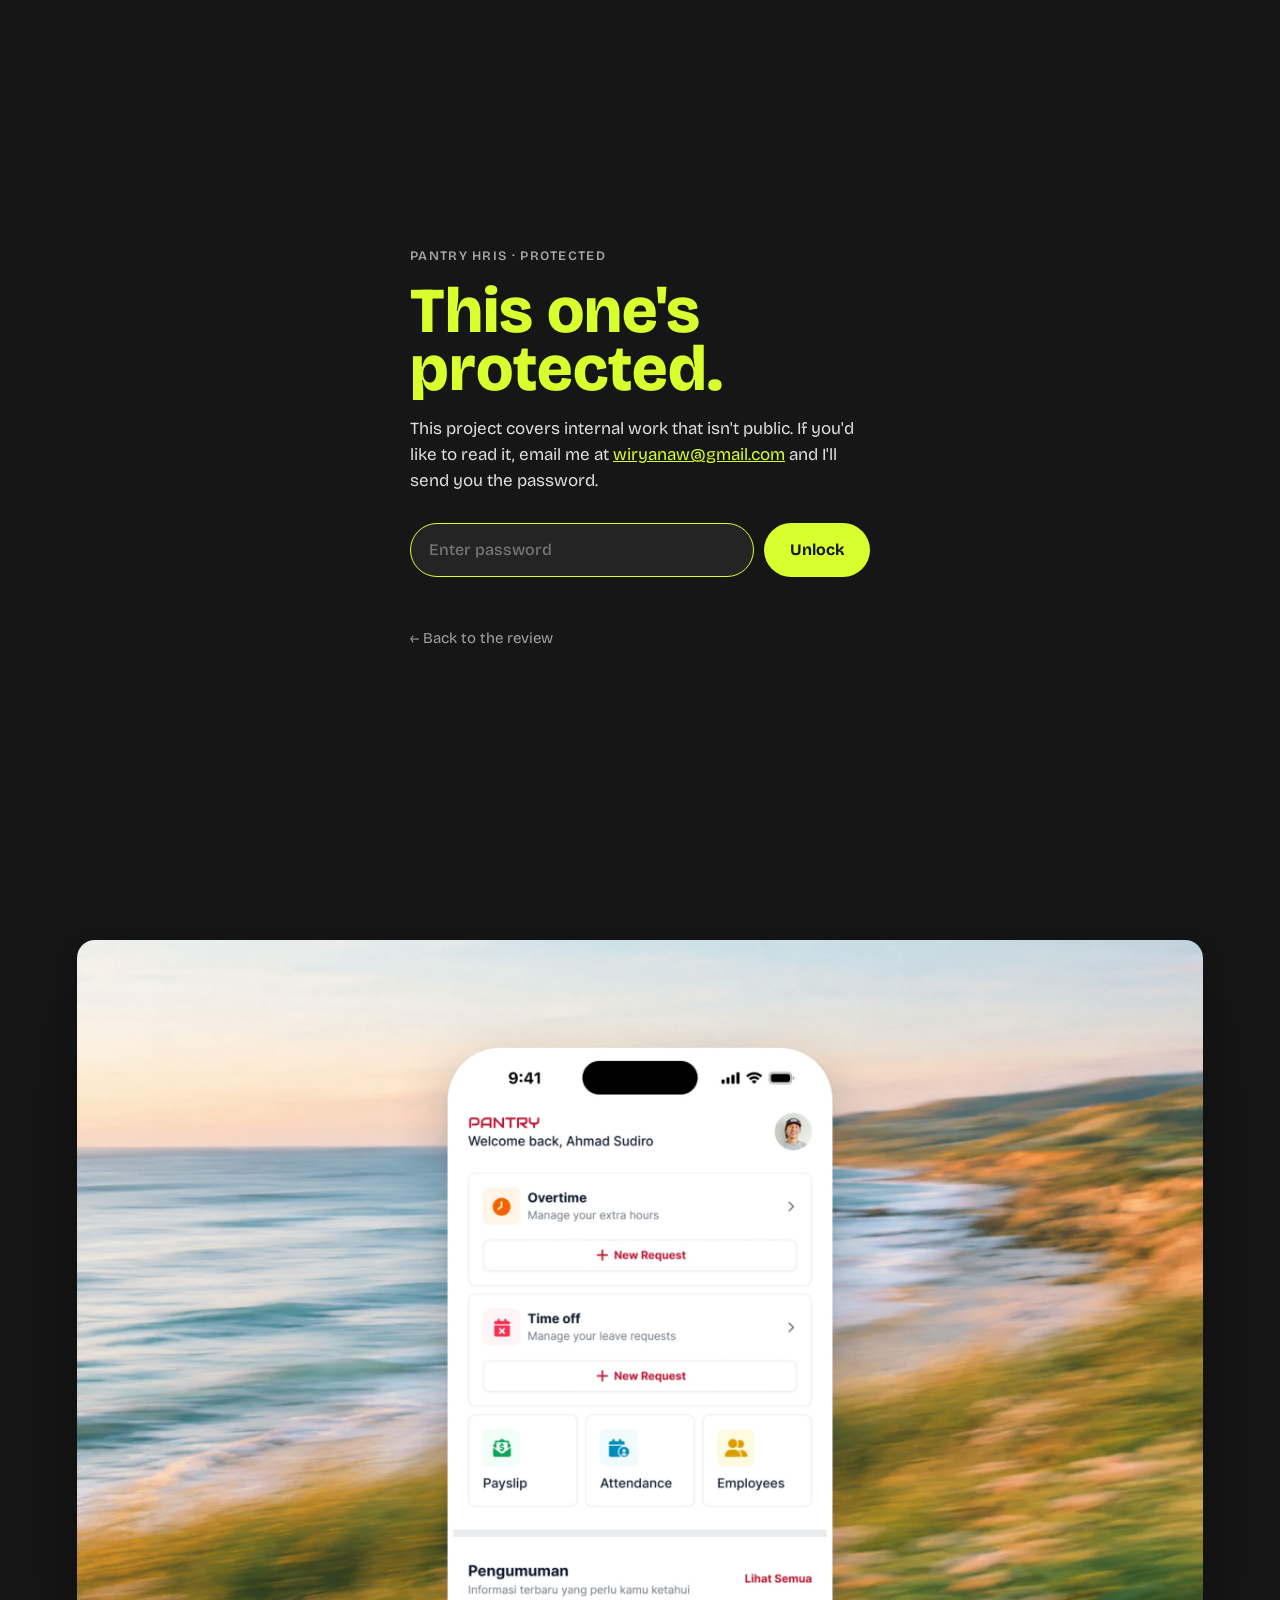
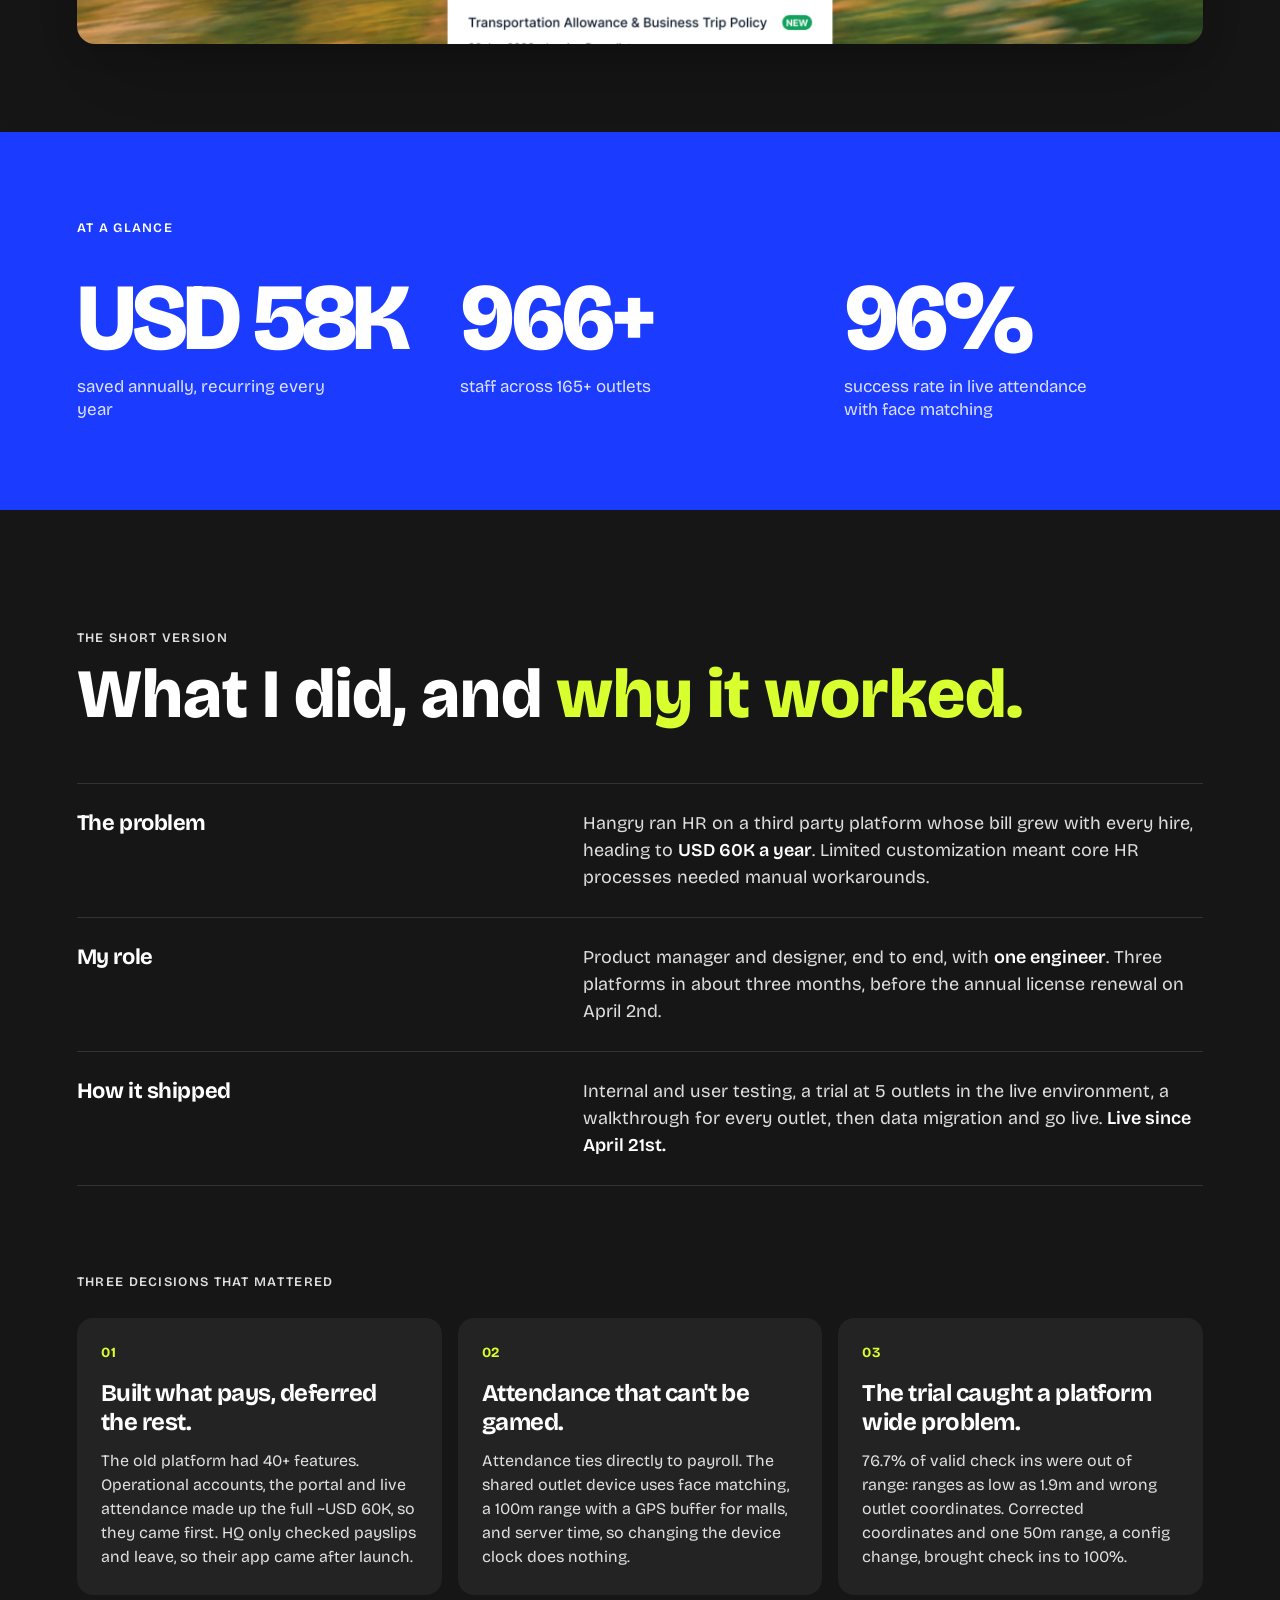
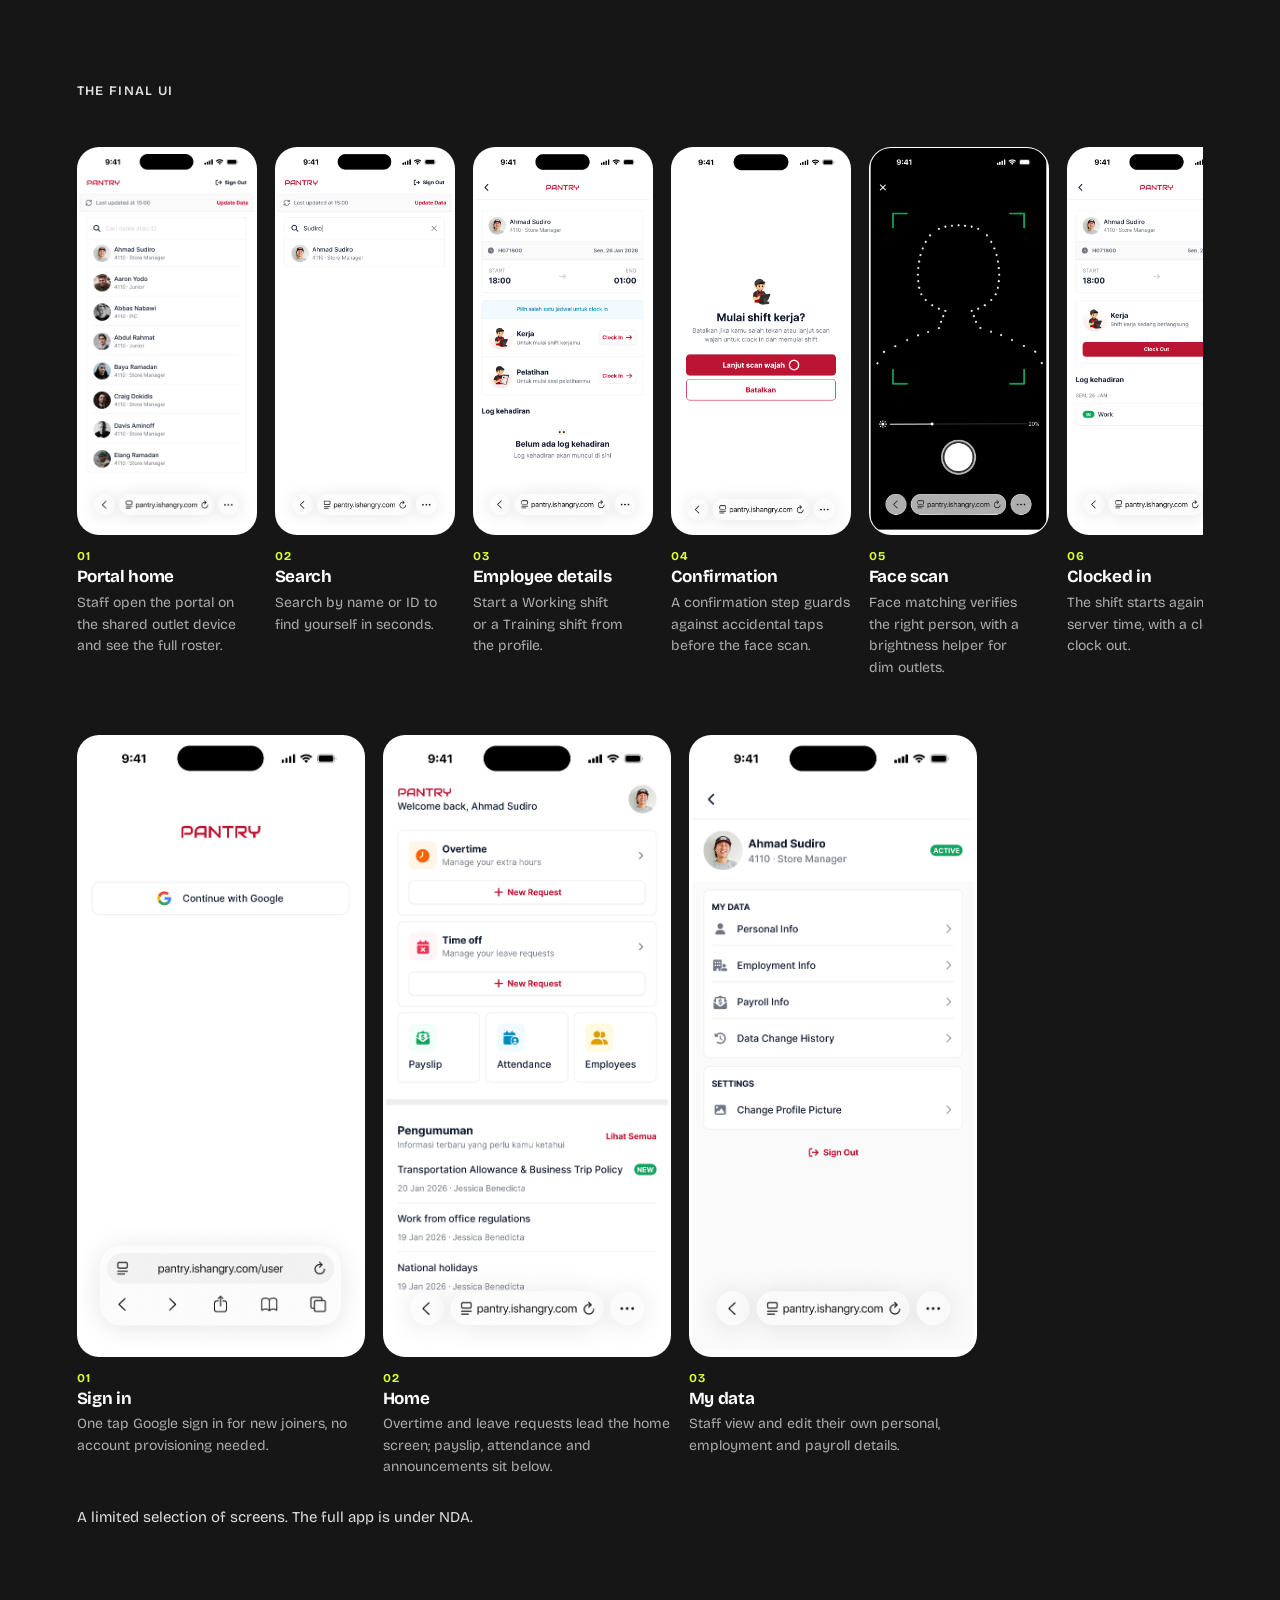
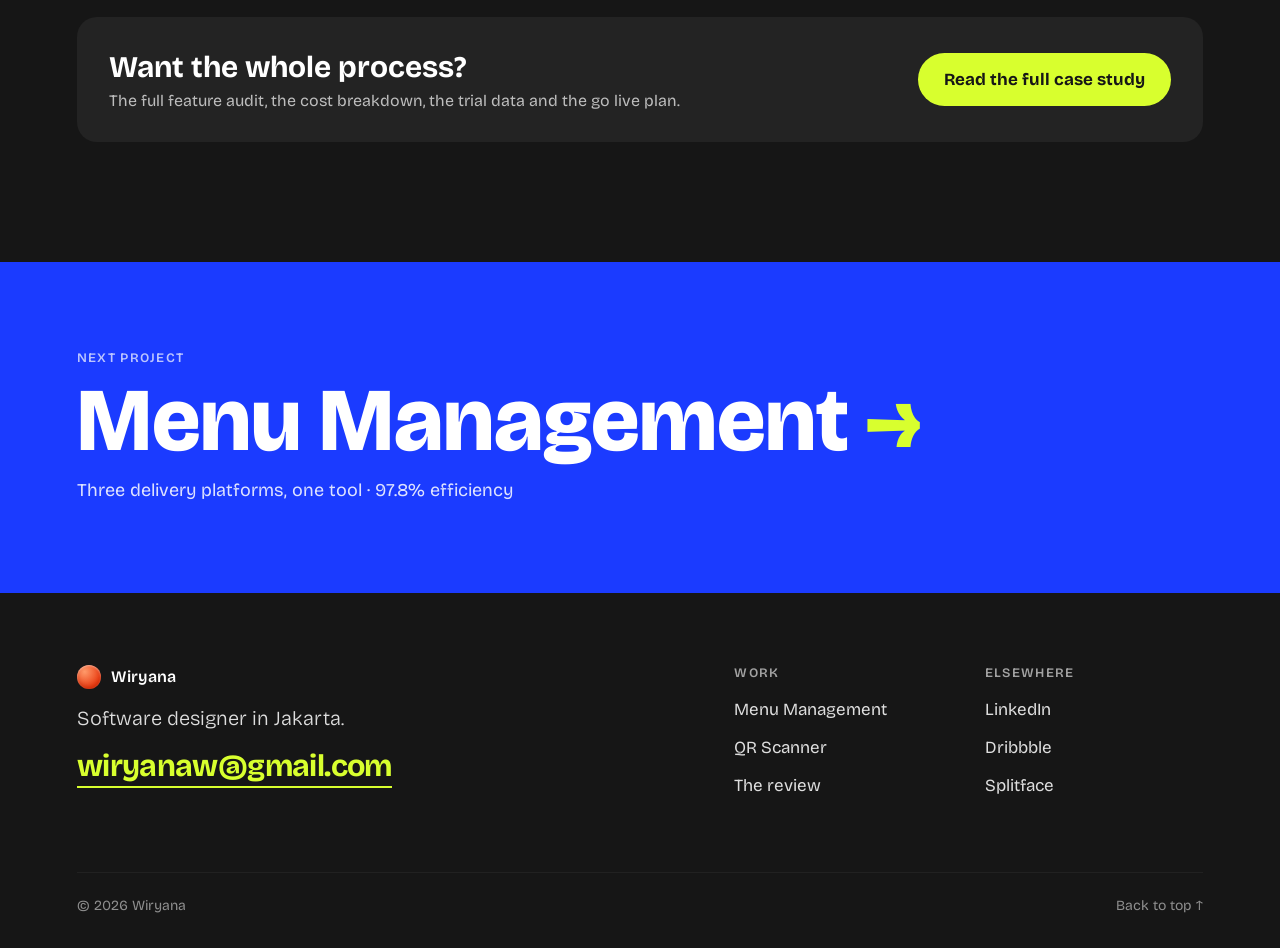
<file: HRIS/index.html>
<!doctype html>
<html lang="en">
<head>
<meta charset="utf-8">
<meta name="viewport" content="width=device-width,initial-scale=1,viewport-fit=cover">
<title>Pantry HRIS · Wiryana</title>
<meta property="og:title" content="Built a Custom HRIS That Saved USD 60K Annually — Wiryana">
<meta property="og:description" content="I led the end to end design of Pantry, an internal HRIS that replaced a third party subscription and saved USD 60K annually across 165+ outlets.">
<meta property="og:image" content="https://wiryanaw.com/og-image-v4.png">
<meta property="og:url" content="https://wiryanaw.com/HRIS/">
<meta property="og:type" content="website">
<meta name="twitter:card" content="summary_large_image">
<meta name="twitter:image" content="https://wiryanaw.com/og-image-v4.png">
<link rel="icon" type="image/svg+xml" href="/favicon.svg">
<link rel="preconnect" href="https://fonts.googleapis.com">
<link rel="preconnect" href="https://fonts.gstatic.com" crossorigin>
<link href="https://fonts.googleapis.com/css2?family=Bricolage+Grotesque:opsz,wght@12..96,200..800&display=swap" rel="stylesheet">
<style>
:root {
  --f: "Bricolage Grotesque", system-ui, sans-serif;
  --black: #0B0B0B; --ink: #161616; --white: #FFFFFF; --cobalt: #1B3BFF; --lime: #D8FF2E; 
  --ease: cubic-bezier(.22, 1, .36, 1);
  --pad: max(24px, 6vw);
}
* { box-sizing: border-box; }
html { scroll-behavior: smooth; scroll-padding-top: 72px; }
body { margin: 0; font: 400 18px/1.55 var(--f); font-optical-sizing: auto; -webkit-font-smoothing: antialiased; background: var(--ink); color: rgba(255,255,255,.86); }
a { color: inherit; }
img, video { display: block; max-width: 100%; }
:focus-visible { outline: 3px solid currentColor; outline-offset: 4px; border-radius: 6px; }

/* Colour bands, same palette as the review */
.band { position: relative; padding: 120px var(--pad); }
.dark { background: var(--ink); color: rgba(255,255,255,.86); --hl: var(--lime); --line: rgba(255,255,255,.12); --card: rgba(255,255,255,.055); }
.dark + .dark { border-top: 1px solid rgba(255,255,255,.08); }
.dark h1, .dark h2, .dark h3, .dark .stat b, .dark .eq b { color: var(--white); }
.dark .eq .hl b, .dark h1 .hl, .dark h2 .hl { color: var(--hl); }
.dark h1, .dark h1 .hl { color: var(--lime); }
.glance-band, .next { background: var(--cobalt); color: var(--white); --hl: var(--lime); --line: rgba(255,255,255,.25); padding-top: 88px; padding-bottom: 88px; border-top: 0 !important; }
.glance-band + .dark { border-top: 0; }
/* Cobalt panels carry the key moments */
.panel { color: var(--white); }
.hl { color: var(--hl); }
.glance-band, .next { background: var(--cobalt); color: var(--white); --hl: var(--lime); --line: rgba(255,255,255,.25); padding-top: 88px; padding-bottom: 88px; border-top: 0 !important; }
.glance-band + .dark { border-top: 0; }
.hero { padding-bottom: 88px; }
.wrap { max-width: 1240px; margin: 0 auto; }

/* Type */
.k { font: 600 13px var(--f); letter-spacing: .1em; text-transform: uppercase; opacity: .7; }
.k b { font-weight: 600; opacity: .55; margin-right: 10px; font-variant-numeric: tabular-nums; }
h1 { margin: 18px 0 0; font: 800 clamp(48px, 8.4vw, 136px) var(--f); line-height: .9; letter-spacing: 0; text-wrap: balance; }
h2 { margin: 16px 0 0; font: 800 clamp(36px, 5.4vw, 84px) var(--f); line-height: .95; letter-spacing: 0; text-wrap: balance; }
h3 { margin: 0; font: 700 22px/1.2 var(--f); letter-spacing: -0.02em; }
.lead { margin: 28px 0 0; max-width: 40ch; font-size: clamp(20px, 1.9vw, 27px); font-weight: 300; line-height: 1.3; letter-spacing: -0.015em; text-wrap: pretty; }
.lead b { font-weight: 600; }
p { margin: 0; max-width: 62ch; text-wrap: pretty; }
p + p { margin-top: 14px; }

/* Sticky chapter bar: the review's progress bars, one per chapter */
.bar { position: fixed; z-index: 10; top: 0; left: 0; right: 0; padding: 14px var(--pad) 12px; display: grid; grid-template-columns: auto 1fr auto; align-items: center; gap: 24px; color: var(--white); background: rgba(22,22,22,.92); -webkit-backdrop-filter: blur(10px); backdrop-filter: blur(10px); transition: color .3s ease, background-color .3s ease; }
.bar.light { color: var(--white); }
.bar .home { display: flex; align-items: center; gap: 10px; font: 600 14px var(--f); text-decoration: none; }
.orb { width: 24px; height: 24px; border-radius: 50%; background: radial-gradient(circle at 32% 28%, #FF9A6A, #E8390F 72%); box-shadow: inset 0 1px 2px rgba(255,255,255,.45), inset 0 -2px 4px rgba(150,25,0,.35); }
.segs { display: flex; gap: 6px; }
.segs a { position: relative; flex: 1; height: 24px; display: flex; align-items: center; text-decoration: none; }
.segs a i { position: relative; display: block; width: 100%; height: 3px; border-radius: 2px; background: currentColor; opacity: .25; }
.segs a b { position: absolute; left: 0; top: 50%; height: 3px; margin-top: -1.5px; width: 0; border-radius: 2px; background: var(--lime); }
.segs a span { position: absolute; top: 22px; left: 0; font: 600 11px var(--f); letter-spacing: .08em; text-transform: uppercase; white-space: nowrap; opacity: 0; transform: translateY(-4px); transition: opacity .2s ease, transform .2s ease; pointer-events: none; }
.segs a:hover span, .segs a.cur span { opacity: .8; transform: none; }
.bar .now { font: 600 12px var(--f); letter-spacing: .08em; text-transform: uppercase; opacity: .8; min-width: 7ch; text-align: right; }

/* Hero */
.hero { min-height: 100vh; padding-top: 150px; display: flex; flex-direction: column; justify-content: flex-end; }
.meta { display: grid; grid-template-columns: repeat(4, 1fr); gap: 0; margin-top: 56px; border-top: 1.5px solid var(--line); }
.meta div { padding: 16px 20px 0 0; }
.meta dt { font: 600 11px var(--f); letter-spacing: .1em; text-transform: uppercase; opacity: .6; }
.meta dd { margin: 6px 0 0; font-size: 16px; line-height: 1.35; font-weight: 500; }
.shot { margin-top: 64px; border-radius: 18px; overflow: hidden; box-shadow: 0 40px 100px rgba(0,0,0,.22), 0 8px 24px rgba(0,0,0,.1); }
.shot img { width: 100%; }

/* At a glance */
.glance { display: grid; grid-template-columns: repeat(3, 1fr); gap: 24px; margin-top: 40px; }
.stat b { display: block; font: 800 clamp(56px, 7.4vw, 120px) var(--f); line-height: .9; letter-spacing: -0.05em; font-variant-numeric: tabular-nums; white-space: nowrap; }
.stat > span { display: block; margin-top: 14px; font-size: 17px; line-height: 1.35; opacity: .85; max-width: 24ch; }

/* Chapter layout: takeaway on the left, detail on the right */
.chap { display: grid; grid-template-columns: 5fr 7fr; gap: 64px; margin-top: 56px; align-items: start; }
.chap > :first-child { position: sticky; top: 96px; }
.note { font-size: 15px; opacity: .75; margin-top: 12px; }

/* 20 x 3 = 60 x 8 = 480 */
.eq { display: flex; flex-wrap: wrap; align-items: flex-start; gap: 6px 22px; margin-top: 56px; }
.eq span { display: flex; flex-direction: column; }
.eq .brk { display: none; }
.eq b { font: 800 clamp(48px, 6.6vw, 108px) var(--f); line-height: .9; letter-spacing: -0.05em; }
.eq small { margin-top: 10px; font: 600 12px var(--f); letter-spacing: .1em; text-transform: uppercase; opacity: .7; }
.eq i { font: 300 clamp(40px, 5vw, 80px) var(--f); line-height: .95; font-style: normal; opacity: .45; }

.facts { display: grid; gap: 14px; }
.fact { padding: 22px 24px; border-radius: 16px; background: var(--card); }
.fact b { display: block; font: 800 40px var(--f); letter-spacing: -0.04em; line-height: 1; color: var(--hl); }
.fact p { margin-top: 10px; font-size: 17px; }

/* 8 brands, 8 phones, 3 delivery apps on each, and the next brand's phone */
.phones { display: grid; grid-template-columns: repeat(9, 1fr); gap: 10px; align-items: end; }
.ph1 { position: relative; aspect-ratio: 9 / 18; border-radius: 12px; border: 1.5px solid rgba(255,255,255,.55); padding: 0 12%; display: flex; flex-direction: column; justify-content: center; gap: 9%; }
.ph1::before { content: ""; position: absolute; top: 6%; left: 50%; width: 30%; height: 3px; margin-left: -15%; border-radius: 3px; background: rgba(255,255,255,.4); }
.ph1 u { display: block; height: 12%; border-radius: 4px; background: var(--cobalt); }
.ph1 u:nth-child(2) { opacity: .75; } .ph1 u:nth-child(3) { opacity: .5; }
.ph1.new { border: 1.5px dashed var(--lime); display: grid; place-items: center; padding: 0; color: var(--lime); font: 800 22px var(--f); }
.ph1.new::before { display: none; }
.phones-key { display: flex; flex-wrap: wrap; gap: 8px 20px; margin-top: 18px; font-size: 14px; opacity: .8; }
.phones-key span { display: inline-flex; align-items: center; gap: 8px; }
.phones-key i { width: 18px; height: 6px; border-radius: 3px; background: var(--cobalt); }
.phones-key i.n { height: 14px; width: 10px; border-radius: 3px; background: none; border: 1.5px dashed var(--lime); }

/* Lists */
.ticks { list-style: none; margin: 0; padding: 0; display: grid; gap: 12px; }
.ticks li { position: relative; padding: 18px 20px 18px 56px; border-radius: 14px; background: var(--card); font-size: 17px; line-height: 1.45; }
.ticks li::before { content: ""; position: absolute; left: 20px; top: 21px; width: 20px; height: 20px; border-radius: 50%; background: var(--hl); }
.ticks li::after { content: ""; position: absolute; left: 26px; top: 26px; width: 8px; height: 4px; border: 2px solid var(--ink); border-top: 0; border-right: 0; transform: rotate(-45deg); }
.cols { display: grid; grid-template-columns: 1fr 1fr; gap: 40px; margin-top: 56px; }
.cols h3 { margin-bottom: 18px; }
.cols .ticks { grid-auto-rows: 1fr; }
.cols .ticks li { min-height: 116px; display: flex; align-items: center; padding-top: 0; padding-bottom: 0; }
.cols .ticks li::before { top: 50%; margin-top: -10px; }
.cols .ticks li::after { top: 50%; margin-top: -5px; }

.ladder { list-style: none; margin: 0; padding: 0; counter-reset: s; }
.ladder li { counter-increment: s; display: grid; grid-template-columns: 56px 1fr; gap: 8px; padding: 18px 0; border-top: 1.5px solid var(--line); font-size: 18px; }
.ladder li::before { content: counter(s, decimal-leading-zero); font: 700 14px var(--f); letter-spacing: .06em; opacity: .55; padding-top: 3px; }
.ask { list-style: none; margin: 18px 0 0; padding: 0; display: grid; gap: 8px; }
.ask li { padding: 12px 16px; border-radius: 12px; background: var(--card); font-size: 17px; }

figure { margin: 0; }
.pic { border-radius: 16px; overflow: hidden; background: #fff; }
.pic img, .pic video { width: 100%; }
figcaption { margin-top: 12px; font: 600 12px var(--f); letter-spacing: .08em; text-transform: uppercase; opacity: .65; }
.wide { margin-top: 64px; }

/* Terms and modules */
.terms { display: grid; grid-template-columns: repeat(3, 1fr); gap: 16px; margin-top: 48px; }
.term { padding: 26px 24px; border-radius: 16px; background: var(--card); }
.term h3 { font-size: 26px; color: var(--hl); }
.term p { margin-top: 12px; font-size: 16px; line-height: 1.5; }
.mods { display: flex; flex-wrap: wrap; gap: 10px; margin-top: 18px; }
.mods span { padding: 12px 20px; border-radius: 999px; border: 1.5px solid currentColor; font-weight: 600; font-size: 16px; }

.cons { display: grid; grid-template-columns: repeat(3, 1fr); gap: 16px; margin-top: 48px; }
.con { padding: 24px; border-radius: 16px; background: var(--card); }
.con b { display: block; font: 700 22px/1.15 var(--f); letter-spacing: -0.02em; }
.con p { margin-top: 10px; font-size: 16px; }

.flows { display: grid; grid-template-columns: repeat(3, 1fr); gap: 20px; margin-top: 40px; }
.flows h3 { margin-top: 18px; font-size: 20px; }
.flows p { margin-top: 6px; font-size: 16px; opacity: .85; }

/* Results */
.results { display: grid; grid-template-columns: repeat(3, 1fr); gap: 40px; margin-top: 56px; }
.results .stat { padding-top: 22px; border-top: 1.5px solid var(--line); }
.results .stat p { margin-top: 18px; font-size: 16px; opacity: .85; }

/* Next project: one big cobalt link */
.nextcase { display: flex; flex-direction: column; gap: 14px; color: var(--white); text-decoration: none; }
.nc-title { font: 800 clamp(44px, 7vw, 112px) var(--f); line-height: .92; letter-spacing: 0; }
.nc-title .hl { display: inline-block; color: var(--lime); transition: transform .3s var(--ease); }
.nextcase:hover .nc-title .hl { transform: translateX(10px); }
.nc-sub { font-size: 18px; opacity: .85; }

/* Footer */
.foot { padding: 72px var(--pad) 32px; color: rgba(255,255,255,.86); }
.foot .home { display: inline-flex; align-items: center; gap: 10px; font: 600 16px var(--f); text-decoration: none; color: var(--white); }
.foot-grid { display: grid; grid-template-columns: 1.3fr 1fr; gap: 48px; }
.foot-line { margin-top: 8px; font-size: 20px; font-weight: 300; line-height: 1.3; max-width: 26ch; }
.cta { display: inline-block; margin-top: 16px; font: 700 clamp(22px, 2.4vw, 32px) var(--f); letter-spacing: -0.02em; color: var(--lime); text-decoration: none; border-bottom: 2px solid currentColor; padding-bottom: 2px; }
.foot-links { display: grid; grid-template-columns: 1fr 1fr; gap: 32px; }
.foot-links div { display: flex; flex-direction: column; gap: 12px; }
.foot-links .k { margin-bottom: 4px; }
.foot-links a { text-decoration: none; font-size: 17px; width: fit-content; }
.foot-links a:hover, .foot-base a:hover { color: var(--lime); }
.foot-base { display: flex; justify-content: space-between; margin-top: 72px; padding-top: 22px; border-top: 1px solid rgba(255,255,255,.08); font-size: 14px; opacity: .6; }
.foot-base a { text-decoration: none; }

/* Two reads: a short version for hiring managers, the full case for everyone else */
.mode { display: inline-flex; gap: 2px; padding: 3px; border-radius: 999px; background: rgba(255,255,255,.08); }
.mode button { font: 600 13px var(--f); color: rgba(255,255,255,.7); background: none; border: 0; padding: 7px 14px; border-radius: 999px; cursor: pointer; white-space: nowrap; transition: background-color .2s ease, color .2s ease; }
.mode button small { margin-left: 6px; font-size: 12px; font-weight: 500; opacity: .6; }
.mode button:hover { color: var(--white); }
.mode button[aria-pressed="true"] { background: var(--lime); color: var(--ink); }
.mode-lg { margin: 0 0 40px; padding: 4px; gap: 2px; }
.mode-lg button { font-size: 14px; padding: 8px 16px; }
.mode-lg button small { font-size: 13px; margin-left: 6px; }
body.brief .full { display: none; }
body:not(.brief) .short { display: none; }

.sum { margin-top: 56px; border-top: 1.5px solid var(--line); }
.sum div { display: grid; grid-template-columns: 5fr 7fr; gap: 64px; padding: 26px 0; border-bottom: 1.5px solid var(--line); }
.sum dt { font: 700 22px/1.2 var(--f); letter-spacing: -0.02em; color: var(--white); }
.sum dd { margin: 0; font-size: 18px; line-height: 1.5; max-width: 58ch; }
.sum dd b { color: var(--white); font-weight: 600; }
.moves { display: grid; grid-template-columns: repeat(3, 1fr); gap: 16px; margin-top: 28px; counter-reset: m; }
.move { counter-increment: m; padding: 26px 24px; border-radius: 16px; background: var(--card); }
.move::before { content: counter(m, decimal-leading-zero); display: block; font: 700 14px var(--f); letter-spacing: .06em; color: var(--lime); }
.move h3 { margin-top: 18px; font-size: 24px; }
.move p { margin-top: 12px; font-size: 16px; line-height: 1.5; }
.sub-k { margin-top: 88px; }
.more { display: flex; flex-wrap: wrap; align-items: center; justify-content: space-between; gap: 20px; margin-top: 88px; padding: 32px; border-radius: 20px; background: var(--card); }
.more p { font: 700 clamp(22px, 2.4vw, 30px)/1.2 var(--f); color: var(--white); }
.more p small { display: block; margin-top: 6px; font: 400 16px var(--f); color: rgba(255,255,255,.7); }
.more button { font: 700 17px var(--f); color: var(--ink); background: var(--lime); border: 0; border-radius: 999px; padding: 16px 26px; cursor: pointer; }

/* Reveal on scroll */
.rv { opacity: 0; transform: translateY(24px); transition: opacity .6s ease, transform .9s var(--ease); }
.rv.in { opacity: 1; transform: none; }

@media (max-width: 860px) {
  body { font-size: 17px; }
  .band { padding: 96px var(--pad); }
  .bar { grid-template-columns: auto 1fr; gap: 16px; }
  .bar .now { display: none; }
  .segs a span { display: none; }
  .meta { grid-template-columns: 1fr 1fr; row-gap: 18px; }
  .glance, .results, .terms, .cons, .flows, .cols { grid-template-columns: 1fr; }
  .chap { grid-template-columns: 1fr; gap: 32px; }
  .chap > :first-child { position: static; }
  .phones { gap: 6px; }
  .eq { flex-wrap: nowrap; gap: 6px; justify-content: space-between; margin-top: 36px; }
  .eq b { font-size: 32px; }
  .eq i { font-size: 22px; padding-top: 4px; }
  .eq small { font-size: 9px; letter-spacing: .05em; max-width: 7ch; line-height: 1.2; }
  .glance { gap: 0; margin-top: 20px; }
  .glance .stat { display: grid; grid-template-columns: auto 1fr; align-items: center; gap: 16px; padding: 16px 0; border-top: 1px solid var(--line); }
  .glance .stat b { font-size: 40px; }
  .glance .stat > span { margin: 0; font-size: 15px; }
  .phones { grid-template-columns: repeat(9, 1fr); gap: 5px; }
  .ph1 { border-radius: 7px; }
  .ph1.new { font-size: 13px; }
  .results { gap: 28px; }
  .foot-grid, .foot-links { grid-template-columns: 1fr; }
  .nc-sub { font-size: 16px; }
  .nc-title { font-size: min(40px, 8.2vw); white-space: nowrap; }
  .glance-band, .next { padding-top: 64px; padding-bottom: 64px; }
  .hero { min-height: 0; padding-top: 88px; }
  .mode-lg { margin-bottom: 32px; }
  .mode-lg { display: flex; }
  .mode-lg button { flex: 1; padding: 8px 10px; font-size: 13px; }
  .mode-lg button small { font-size: 12px; margin-left: 4px; }
  .sum div { grid-template-columns: 1fr; gap: 10px; }
  .moves { grid-template-columns: 1fr; }
  .more { padding: 24px; }
  .more button { width: 100%; }
}
@media (prefers-reduced-motion: reduce) {
  html { scroll-behavior: auto; }
  .rv { opacity: 1; transform: none; transition: none; }
}

/* Gate */
.gate { position: fixed; inset: 0; z-index: 50; display: grid; place-items: center; padding: 24px; background: var(--ink); color: rgba(255,255,255,.86); }
.gate.open { display: none; }
.gate-box { width: 100%; max-width: 460px; }
.gate h1 { font-size: clamp(40px, 6vw, 64px); }
.gate p { margin-top: 18px; font-size: 17px; }
.gate p a { color: var(--lime); }
.gate form { display: flex; gap: 10px; margin-top: 28px; }
.gate input { flex: 1; min-width: 0; height: 54px; padding: 0 18px; border-radius: 999px; border: 1.5px solid rgba(255,255,255,.25); background: rgba(255,255,255,.06); color: #fff; font: 500 16px var(--f); outline: none; }
.gate input:focus { border-color: var(--lime); }
.gate input.err { border-color: #FF6B6B; }
.gate button { height: 54px; padding: 0 26px; border: 0; border-radius: 999px; background: var(--lime); color: var(--ink); font: 700 16px var(--f); cursor: pointer; }
.gate .msg { min-height: 22px; margin-top: 10px; font-size: 14px; color: #FF8A8A; }
.gate .back { display: inline-block; margin-top: 18px; font-size: 15px; opacity: .7; text-decoration: none; }

/* Cards in a row */
.row3 { display: grid; grid-template-columns: repeat(3, 1fr); gap: 16px; margin-top: 48px; }
.row2 { display: grid; grid-template-columns: repeat(2, 1fr); gap: 16px; margin-top: 48px; }
.card { padding: 26px; border-radius: 18px; background: var(--card); }
.card .num { font: 700 13px var(--f); letter-spacing: .08em; opacity: .55; }
.card b.big { display: block; font: 800 44px var(--f); letter-spacing: -0.04em; line-height: 1; color: var(--lime); }
.card h3 { margin-top: 14px; }
.card p { margin-top: 10px; font-size: 16px; }
.sub-h { margin-top: 96px; }
.sub-h .k { color: var(--lime); opacity: 1; }
.sub-h h3 { margin-top: 10px; font: 800 clamp(28px, 3.4vw, 48px) var(--f); letter-spacing: 0; line-height: 1; color: #fff; }
.sub-h p { margin-top: 16px; font-size: 18px; }

/* Old platform: one vendor, three surfaces */
.surf { display: grid; grid-template-columns: 1fr auto 3fr; gap: 20px; align-items: stretch; margin-top: 40px; }
.surf .vendor { padding: 26px; border-radius: 18px; background: var(--cobalt); color: #fff; display: flex; flex-direction: column; justify-content: center; }
.surf .vendor b { font: 800 26px var(--f); letter-spacing: -0.03em; }
.surf .arrow { align-self: center; font-size: 28px; opacity: .5; }
.surf .three { display: grid; grid-template-columns: repeat(3, 1fr); gap: 12px; }
.chip { display: inline-block; margin-top: 12px; padding: 4px 10px; border-radius: 999px; font: 600 12px var(--f); letter-spacing: .04em; box-shadow: inset 0 0 0 1px rgba(255,255,255,.3); }

/* 40+ features in 3 layers */
.layers { display: grid; gap: 12px; margin-top: 40px; }
.layer { display: grid; grid-template-columns: 220px 1fr; gap: 24px; padding: 22px 24px; border-radius: 18px; background: var(--card); }
.layer > b { font: 700 18px var(--f); color: var(--lime); }
.layer .mods { margin-top: 0; }
.layer .mods span { border-color: rgba(255,255,255,.25); font-size: 14px; padding: 8px 14px; font-weight: 500; }
.layer .mods span em { font-style: normal; font-weight: 700; margin-right: 6px; }

/* Cost breakdown */
.cost { margin-top: 40px; }
.costbar { display: flex; height: 64px; border-radius: 14px; overflow: hidden; gap: 3px; }
.costbar i { display: block; }
.costbar i:nth-child(1) { flex: 36; background: var(--lime); }
.costbar i:nth-child(2) { flex: 17; background: var(--cobalt); }
.costbar i:nth-child(3) { flex: 7.5; background: rgba(255,255,255,.55); }
.costkey { display: grid; grid-template-columns: repeat(3, 1fr); gap: 16px; margin-top: 20px; }
.costkey div { padding-left: 16px; border-left: 4px solid var(--c); }
.costkey b { display: block; font: 800 32px var(--f); letter-spacing: -0.03em; color: #fff; }
.costkey span { font-size: 15px; opacity: .8; }

/* Go live plan */
.phases { display: grid; grid-template-columns: repeat(3, 1fr); gap: 16px; margin-top: 40px; }
.phase { padding: 24px; border-radius: 18px; background: var(--card); }
.phase > .k { color: var(--lime); opacity: 1; }
.phase ol { list-style: none; margin: 16px 0 0; padding: 0; display: grid; gap: 14px; }
.phase li { display: grid; grid-template-columns: 34px 1fr; font-size: 16px; }
.phase li em { font-style: normal; font: 700 13px var(--f); opacity: .5; padding-top: 2px; }
.phase li b { display: block; font-weight: 600; color: #fff; }
.phase li span { font-size: 14px; opacity: .75; }

/* Screens strip */
.screens { display: grid; grid-auto-flow: column; grid-auto-columns: minmax(180px, 1fr); gap: 18px; margin-top: 48px; overflow-x: auto; padding-bottom: 8px; scroll-snap-type: x mandatory; }
.screens figure { scroll-snap-align: start; }
.screens img { width: 100%; aspect-ratio: 828 / 1788; object-fit: cover; object-position: top; border-radius: 22px; border: 1px solid rgba(255,255,255,.12); background: #fff; }
.screens .n { display: block; margin-top: 14px; font: 700 12px var(--f); letter-spacing: .08em; color: var(--lime); }
.screens h3 { margin-top: 4px; font-size: 17px; }
.screens p { margin-top: 4px; font-size: 14px; opacity: .75; }
.screens.three { grid-auto-columns: minmax(200px, 1fr); max-width: 900px; }

/* GPS tiers */
.tiers { display: grid; grid-template-columns: repeat(3, 1fr); gap: 16px; margin-top: 40px; }
.tier dl { margin: 18px 0 0; display: grid; gap: 10px; }
.tier dt { font: 600 11px var(--f); letter-spacing: .1em; text-transform: uppercase; opacity: .6; }
.tier dd { margin: 2px 0 0; font: 700 20px var(--f); color: #fff; }
.tier dd.hl { color: var(--lime); }
.big-stat { display: flex; align-items: baseline; gap: 20px; flex-wrap: wrap; margin-top: 40px; }
.big-stat b { font: 800 clamp(64px, 9vw, 140px) var(--f); letter-spacing: -0.05em; line-height: .9; color: var(--lime); }
.big-stat span { font-size: 18px; max-width: 30ch; }
.warn { margin-top: 24px; padding: 20px 24px; border-radius: 16px; box-shadow: inset 0 0 0 1.5px var(--lime); font-size: 17px; }
.warn b { color: var(--lime); }

@media (max-width: 860px) {
  .row3, .row2, .phases, .tiers, .costkey { grid-template-columns: 1fr; }
  .surf { grid-template-columns: 1fr; } .surf .arrow { transform: rotate(90deg); justify-self: start; }
  .surf .three { grid-template-columns: 1fr; }
  .layer { grid-template-columns: 1fr; gap: 14px; }
  .screens { grid-auto-columns: 62%; margin-right: calc(var(--pad) * -1); }
  .gate form { flex-direction: column; }
  .gate input, .gate button { flex: none; width: 100%; height: 56px; }
}
</style>
</head>
<body id="top" class="brief">

<header class="bar" id="bar">
  <a class="home" href="/"><i class="orb"></i>Wiryana</a>
  <nav class="segs" id="segs" aria-label="Chapters"></nav>
  <div class="now" id="now" aria-hidden="true"></div>
</header>

<div class="gate" id="gate" role="dialog" aria-labelledby="gt">
  <div class="gate-box">
    <div class="k">Pantry HRIS · Protected</div>
    <h1 id="gt" style="color:var(--lime)">This one's protected.</h1>
    <p>This project covers internal work that isn't public. If you'd like to read it, email me at <a href="mailto:wiryanaw@gmail.com">wiryanaw@gmail.com</a> and I'll send you the password.</p>
    <form id="gateForm"><input id="gateInput" type="password" placeholder="Enter password" autocomplete="off" aria-label="Password"><button type="submit">Unlock</button></form>
    <div class="msg" id="gateMsg" aria-live="polite"></div>
    <a class="back" href="/">← Back to the review</a>
  </div>
</div>
<main>
  <section class="band dark hero" data-name="Overview">
    <div class="wrap">
      <div class="mode mode-lg rv" role="group" aria-label="Case study length">
        <button type="button" data-mode="brief" aria-pressed="true">Short version<small>2 min</small></button>
        <button type="button" data-mode="full" aria-pressed="false">Full case study<small>12 min</small></button>
      </div>
      <div class="k rv">Pantry HRIS · Hangry · Internal tool · 2026</div>
      <h1 class="rv">USD 60K a year, saved by building our own HRIS.</h1>
      <p class="lead rv">I led the end to end design and product management of Pantry, an in house HRIS that replaced Hangry's third party subscription. Built around our operations across <b>165+ outlets</b> and <b>1,000+ staff</b>, it saves USD 60K a year and gives us full control over workforce processes.</p>
      <dl class="meta rv">
        <div><dt>Role</dt><dd>Product Manager &amp; Designer, end to end</dd></div>
        <div><dt>Timeline</dt><dd>Jan to Mar 2026</dd></div>
        <div><dt>Team</dt><dd>1 Product Designer, 1 Engineer</dd></div>
        <div><dt>Company</dt><dd>Hangry</dd></div>
      </dl>
      <figure class="shot rv"><img src="/thumb-hris.jpg" alt="Pantry HRIS"></figure>
    </div>
  </section>

  <section class="band dark glance-band" data-name="At a glance">
    <div class="wrap panel">
      <div class="k rv">At a glance</div>
      <div class="glance">
        <div class="stat rv"><b>USD <span data-count="60">0</span>K</b><span>saved annually, recurring every year</span></div>
        <div class="stat rv"><b><span data-count="1000" data-sep="1">0</span>+</b><span>staff across 165+ outlets</span></div>
        <div class="stat rv"><b><span data-count="100">0</span>%</b><span>success rate in live attendance with face matching</span></div>
      </div>
    </div>
  </section>

  <section class="band dark short" id="short" data-name="Short version">
    <div class="wrap">
      <div class="k rv">The short version</div>
      <h2 class="rv">What I did, and <span class="hl">why it worked.</span></h2>
      <dl class="sum rv">
        <div><dt>The problem</dt><dd>Hangry ran HR on a third party platform whose bill grew with every hire, heading to <b>USD 60K a year</b>. Limited customization meant core HR processes needed manual workarounds.</dd></div>
        <div><dt>My role</dt><dd>Product manager and designer, end to end, with <b>one engineer</b>. Three platforms in about three months, before the annual license renewal on April 2nd.</dd></div>
        <div><dt>How it shipped</dt><dd>Internal and user testing, a trial at 5 outlets in the live environment, a walkthrough for every outlet, then data migration and go live. <b>Live since April 21st.</b></dd></div>
      </dl>

      <div class="k rv sub-k">Three decisions that mattered</div>
      <div class="moves">
        <div class="move rv"><h3>Built what pays, deferred the rest.</h3><p>The old platform had 40+ features. Operational accounts, the portal and live attendance made up the full ~USD 60K, so they came first. HQ only checked payslips and leave, so their app came after launch.</p></div>
        <div class="move rv"><h3>Attendance that can't be gamed.</h3><p>Attendance ties directly to payroll. The shared outlet device uses face matching, a 100m range with a GPS buffer for malls, and server time, so changing the device clock does nothing.</p></div>
        <div class="move rv"><h3>The trial caught a platform wide problem.</h3><p>76.7% of valid check ins were out of range: ranges as low as 1.9m and wrong outlet coordinates. Corrected coordinates and one 50m range, a config change, brought check ins to 100%.</p></div>
      </div>

      <div class="k rv sub-k">The final UI</div>
      <div class="screens rv"><figure><img src="/HRIS/screens/portal-1.png" alt="Portal home" loading="lazy"><span class="n">01</span><h3>Portal home</h3><p>Staff open the portal on the shared outlet device and see the full roster.</p></figure><figure><img src="/HRIS/screens/portal-2.png" alt="Search" loading="lazy"><span class="n">02</span><h3>Search</h3><p>Search by name or ID to find yourself in seconds.</p></figure><figure><img src="/HRIS/screens/portal-3.png" alt="Employee details" loading="lazy"><span class="n">03</span><h3>Employee details</h3><p>Start a Working shift or a Training shift from the profile.</p></figure><figure><img src="/HRIS/screens/portal-4.png" alt="Confirmation" loading="lazy"><span class="n">04</span><h3>Confirmation</h3><p>A confirmation step guards against accidental taps before the face scan.</p></figure><figure><img src="/HRIS/screens/portal-5.png" alt="Face scan" loading="lazy"><span class="n">05</span><h3>Face scan</h3><p>Face matching verifies the right person, with a brightness helper for dim outlets.</p></figure><figure><img src="/HRIS/screens/portal-6.png" alt="Clocked in" loading="lazy"><span class="n">06</span><h3>Clocked in</h3><p>The shift starts against server time, with a clear clock out.</p></figure></div>
      <div class="screens three rv"><figure><img src="/HRIS/screens/ops-app-1.png" alt="Sign in" loading="lazy"><span class="n">01</span><h3>Sign in</h3><p>One tap Google sign in for new joiners, no account provisioning needed.</p></figure><figure><img src="/HRIS/screens/ops-app-2.png" alt="Home" loading="lazy"><span class="n">02</span><h3>Home</h3><p>Overtime and leave requests lead the home screen; payslip, attendance and announcements sit below.</p></figure><figure><img src="/HRIS/screens/ops-app-3.png" alt="My data" loading="lazy"><span class="n">03</span><h3>My data</h3><p>Staff view and edit their own personal, employment and payroll details.</p></figure></div>
      <p class="note rv" style="margin-top:20px">A limited selection of screens. The full app is under NDA.</p>

      <div class="more rv"><p>Want the whole process?<small>The full feature audit, the cost breakdown, the trial data and the go live plan.</small></p><button type="button" data-mode="full">Read the full case study</button></div>
    </div>
  </section>

  <section class="band dark full" id="problem" data-name="Problem">
    <div class="wrap">
      <div class="k rv"><b>01</b>The problem</div>
      <h2 class="rv">A bill that grew <span class="hl">with every hire.</span></h2>
      <div class="row3">
        <div class="card rv"><b class="big">USD 60K</b><h3>Escalating cost</h3><p>Projected subscription spend that grew with headcount without delivering proportional value.</p></div>
        <div class="card rv"><b class="big">Locked in</b><h3>Vendor dependency</h3><p>Limited customization forced Operations to work around the platform instead of with it.</p></div>
        <div class="card rv"><b class="big">Workarounds</b><h3>Misaligned platform</h3><p>Capabilities didn't match the business, so core HR processes needed manual workarounds.</p></div>
      </div>
    </div>
  </section>

  <section class="band dark full" id="solution" data-name="Solution">
    <div class="wrap">
      <div class="k rv"><b>02</b>The solution</div>
      <h2 class="rv">Pantry, shaped around <span class="hl">how Hangry works.</span></h2>
      <p class="lead rv">Instead of adapting to a generic platform, Pantry follows the workflows staff and admins already knew, with direct control over workforce processes across every outlet.</p>
      <div class="row3">
        <div class="card rv"><span class="num">01</span><h3>Operations user app</h3><p>Staff submit requests and open their payslips straight from the app.</p></div>
        <div class="card rv"><span class="num">02</span><h3>Outlet attendance portal</h3><p>Real time clock in and out with face matching for accurate attendance.</p></div>
        <div class="card rv"><span class="num">03</span><h3>Admin platform</h3><p>Shifts, approvals and workforce data managed centrally across all locations.</p></div>
      </div>
    </div>
  </section>

  <section class="band dark full" id="constraints" data-name="Constraints">
    <div class="wrap">
      <div class="k rv"><b>03</b>The constraints</div>
      <h2 class="rv">Three platforms, three months, <span class="hl">two people.</span></h2>
      <div class="row2">
        <div class="card rv"><b class="big">~3 months</b><h3>Tight deadline</h3><p>All 3 platforms had to ship by end of March. The annual license renewal was due April 2nd, with no shorter cycle to fall back on.</p></div>
        <div class="card rv"><b class="big">2 people</b><h3>Lean team</h3><p>Me on product management and design, and one engineer on front end and back end. A large scope for a very small team.</p></div>
      </div>
    </div>
  </section>

  <section class="band dark full" id="approach" data-name="Approach">
    <div class="wrap">
      <div class="k rv"><b>04</b>The approach</div>
      <h2 class="rv">Map everything, then <span class="hl">build what pays.</span></h2>

      <div class="sub-h rv"><span class="k">The platform we replaced</span><h3>One vendor, three surfaces, two audiences.</h3><p>Before Pantry, Hangry ran on Mekari Talenta. Understanding its full shape came first, so the scope of the rebuild was clear.</p></div>
      <div class="surf rv">
        <div class="vendor"><span class="k">3rd party HRIS</span><b>Mekari Talenta</b></div>
        <div class="arrow">→</div>
        <div class="three">
          <div class="card"><h3>Consumer (user) app</h3><p>Two audiences</p><span class="chip">HQ</span> <span class="chip">Operational</span></div>
          <div class="card"><h3>Portal (outlet) app</h3><p>Shared outlet device</p><span class="chip">Live attendance</span></div>
          <div class="card"><h3>Admin (web)</h3><p>Back office</p><span class="chip">HR and ops PIC</span></div>
        </div>
      </div>

      <div class="sub-h rv"><span class="k">The scope</span><h3>40+ features across 3 HR layers.</h3><p>Rebuilding all of it was never realistic in the time we had, which made auditing the full surface essential.</p></div>
      <div class="layers">
        <div class="layer rv"><b>Core HR</b><div class="mods"><span><em>HRIS</em>Employee database, transfers, announcements, files, templates</span><span><em>Attendance</em>Live attendance, time off, overtime</span><span><em>Payroll</em>Calculation, report, disbursement, reimbursement, loans</span><span><em>Self service</em>Payslip, time off, overtime and reimbursement requests</span></div></div>
        <div class="layer rv"><b>Employee experience</b><div class="mods"><span><em>Recruitment</em>Manpower planning, applicant tracking</span><span><em>Mobility</em>Portal, liveness, on call</span><span><em>Expense</em>Reimbursement, cash advance, business trips</span><span><em>Benefits</em>Earned wage access, flexible benefits, installments</span></div></div>
        <div class="layer rv"><b>Strategic HR</b><div class="mods"><span><em>Talent</em>Performance review, development plans, succession</span><span><em>Analytics</em>Forms+, report builder, Talenta Insight+</span></div></div>
      </div>

      <div class="sub-h rv"><span class="k">The deciding variable</span><h3>Where the subscription cost actually sat.</h3><p>Three operational line items made up the full saving once Pantry replaced them.</p></div>
      <div class="cost rv">
        <div class="costbar" aria-hidden="true"><i></i><i></i><i></i></div>
        <div class="costkey">
          <div style="--c: var(--lime)"><b>USD 36K</b><span>Operational accounts, per year</span></div>
          <div style="--c: var(--cobalt)"><b>USD 17K</b><span>Live attendance features, per year</span></div>
          <div style="--c: rgba(255,255,255,.55)"><b>USD 7.5K</b><span>Portal accounts, per year</span></div>
        </div>
      </div>

      <div class="sub-h rv"><span class="k">The tradeoff</span><h3>Operational first. HQ could wait.</h3></div>
      <div class="row3">
        <div class="card rv"><h3>Highest cost</h3><p>Operational accounts, the portal and live attendance made up the full ~USD 60K, the entire savings opportunity.</p></div>
        <div class="card rv"><h3>Heaviest reliance</h3><p>Operational staff use the platform daily for live attendance, overtime and requests.</p></div>
        <div class="card rv"><h3>HQ deferred</h3><p>HQ only checked payslips and requested leave, nothing operationally critical, so their app came after launch.</p></div>
      </div>

      <div class="sub-h rv"><span class="k">The plan to go live</span><h3>From requirement to live, then improve.</h3><p>Every step below was P0. The HQ app and deferred features became the P1 and P2 roadmap after launch.</p></div>
      <div class="phases">
        <div class="phase rv"><span class="k">Build</span><ol><li><em>01</em><div><b>Requirement gathering</b><span>Portal, Admin and Operational user app</span></div></li><li><em>02</em><div><b>Concept and design</b><span>Reviewed with the design team and stakeholders</span></div></li><li><em>03</em><div><b>Testing</b><span>Internal tech testing and user testing</span></div></li></ol></div>
        <div class="phase rv"><span class="k">Pre launch</span><ol><li><em>04</em><div><b>Outlet trial</b><span>5 outlets, 7 days in the live environment</span></div></li><li><em>05</em><div><b>Socialization</b><span>All outlets, walkthrough and Q&amp;A over Google Meet</span></div></li><li><em>06</em><div><b>Live preparation</b><span>Validate and migrate all employee data</span></div></li></ol></div>
        <div class="phase rv"><span class="k">Launch and stabilize</span><ol><li><em>07</em><div><b>Go live</b><span>Migrated to our own HRIS</span></div></li><li><em>08</em><div><b>After live monitoring</b><span>Watch the live environment closely</span></div></li><li><em>09</em><div><b>Improvement and report</b><span>Fixes, learnings and a wrap up report</span></div></li></ol></div>
      </div>
    </div>
  </section>

  <section class="band dark full" id="portal" data-name="Portal app">
    <div class="wrap">
      <div class="k rv"><b>05</b>The portal app</div>
      <h2 class="rv">One shared device, <span class="hl">built to resist abuse.</span></h2>
      <p class="lead rv">The portal runs on one shared device per outlet. Staff find their name, confirm their shift and clock in with a face scan. It's the most safeguarded surface, because attendance ties directly to payroll.</p>
      <div class="row3">
        <div class="card rv"><h3>Face matching</h3><p>Verifies the person clocking in is who they claim to be, closing the door on buddy punching.</p></div>
        <div class="card rv"><h3>Location range</h3><p>Clock in only works within 100m of the outlet, with a GPS buffer for outlets inside malls.</p></div>
        <div class="card rv"><h3>No clock tricks</h3><p>Attendance runs on server time, so changing the device clock does nothing, and tampering is detected and blocked.</p></div>
      </div>
      <div class="screens rv"><figure><img src="/HRIS/screens/portal-1.png" alt="Portal home" loading="lazy"><span class="n">01</span><h3>Portal home</h3><p>Staff open the portal on the shared outlet device and see the full roster.</p></figure><figure><img src="/HRIS/screens/portal-2.png" alt="Search" loading="lazy"><span class="n">02</span><h3>Search</h3><p>Search by name or ID to find yourself in seconds.</p></figure><figure><img src="/HRIS/screens/portal-3.png" alt="Employee details" loading="lazy"><span class="n">03</span><h3>Employee details</h3><p>Start a Working shift or a Training shift from the profile.</p></figure><figure><img src="/HRIS/screens/portal-4.png" alt="Confirmation" loading="lazy"><span class="n">04</span><h3>Confirmation</h3><p>A confirmation step guards against accidental taps before the face scan.</p></figure><figure><img src="/HRIS/screens/portal-5.png" alt="Face scan" loading="lazy"><span class="n">05</span><h3>Face scan</h3><p>Face matching verifies the right person, with a brightness helper for dim outlets.</p></figure><figure><img src="/HRIS/screens/portal-6.png" alt="Clocked in" loading="lazy"><span class="n">06</span><h3>Clocked in</h3><p>The shift starts against server time, with a clear clock out.</p></figure></div>
    </div>
  </section>

  <section class="band dark full" id="ops" data-name="User app">
    <div class="wrap">
      <div class="k rv"><b>06</b>The operational user app</div>
      <h2 class="rv">Built around the <span class="hl">two things</span> staff do most.</h2>
      <p class="lead rv">Operational staff use their own phone to request overtime and leave, check payslips and keep their profile current. Every step we didn't have time to build was cut.</p>
      <div class="big-stat rv"><b>99.99%</b><span>of 3,941 new joiners (Feb 2023 to Nov 2025) already onboarded with a Gmail account.</span></div>
      <p class="rv" style="margin-top:20px">With no time to build account provisioning, Continue with Google removed an entire onboarding step and matched how staff already signed in. One tap, no passwords to manage.</p>
      <div class="row2">
        <div class="card rv"><h3>Requests, front and center</h3><p>Overtime and leave sit at the top of the home screen as prominent cards with a direct New Request action.</p></div>
        <div class="card rv"><h3>Self service profile</h3><p>Staff view and edit their own personal, employment and payroll details, cutting back and forth with HR.</p></div>
      </div>
      <div class="screens three rv"><figure><img src="/HRIS/screens/ops-app-1.png" alt="Sign in" loading="lazy"><span class="n">01</span><h3>Sign in</h3><p>One tap Google sign in for new joiners, no account provisioning needed.</p></figure><figure><img src="/HRIS/screens/ops-app-2.png" alt="Home" loading="lazy"><span class="n">02</span><h3>Home</h3><p>Overtime and leave requests lead the home screen; payslip, attendance and announcements sit below.</p></figure><figure><img src="/HRIS/screens/ops-app-3.png" alt="My data" loading="lazy"><span class="n">03</span><h3>My data</h3><p>Staff view and edit their own personal, employment and payroll details.</p></figure></div>
      <p class="note rv" style="margin-top:20px">A limited selection of screens. The full app is under NDA.</p>
    </div>
  </section>

  <section class="band dark full" id="trial" data-name="Trial">
    <div class="wrap">
      <div class="k rv"><b>07</b>The trial</div>
      <h2 class="rv">5 outlets, 5 days, and <span class="hl">one big surprise.</span></h2>
      <p class="lead rv">Before rolling out to 165 outlets, we trialed live attendance from 6 to 10 March. Three outlets ran with geo fencing on, and two warehouses ran without it, since warehouse staff are highly mobile.</p>
      <div class="sub-h rv"><span class="k">What went wrong</span></div>
      <div class="big-stat rv"><b>76.7%</b><span>of valid check ins were out of range: 174 of 227, on the first two days (6 to 7 March).</span></div>
      <ol class="ladder rv" style="margin-top:28px;max-width:820px"><li>Operations had defined both the range and the stored coordinates for every outlet.</li><li>Some ranges were as low as 1.9 to 2.5m, below what phone GPS can achieve.</li><li>Several outlet coordinates were themselves inaccurate.</li><li>With natural drift of 15 to 30m in malls and shophouses, staff standing at the counter were rejected.</li></ol>
      <div class="warn rv"><b>Scale risk.</b> With 165 outlets going live at the end of March, the same misconfiguration would have multiplied platform wide.</div>

      <div class="sub-h rv"><span class="k">Why</span><h3>GPS accuracy isn't fixed.</h3><p>The error depends heavily on the environment, so one tiny threshold could never work everywhere.</p></div>
      <div class="tiers">
        <div class="card tier rv"><h3>Open sky, street facing</h3><p>Street kiosks, open car parks, outdoor counters.</p><dl><div><dt>Typical GPS error</dt><dd>3 to 10m</dd></div><div><dt>Recommended threshold</dt><dd class="hl">15 to 25m</dd></div></dl></div>
        <div class="card tier rv"><h3>Mall, urban block</h3><p>Ground floor retail, shophouses, dense city blocks.</p><dl><div><dt>Typical GPS error</dt><dd>15 to 30m</dd></div><div><dt>Recommended threshold</dt><dd class="hl">25 to 50m</dd></div></dl></div>
        <div class="card tier rv"><h3>Indoor, basement, upper floor</h3><p>Mall basements, upper floor units, enclosed offices.</p><dl><div><dt>Typical GPS error</dt><dd>30 to 100m</dd></div><div><dt>Recommended threshold</dt><dd class="hl">50 to 100m</dd></div></dl></div>
      </div>

      <div class="sub-h rv"><span class="k">The fix</span><h3>Two root causes, two fixes.</h3></div>
      <div class="row2">
        <div class="card rv"><span class="num">FIX 1 · DATA</span><h3>Correct the coordinates</h3><p>Each outlet shared its live location, and we updated the invalid latitude and longitude so the geo fence centred on the real spot.</p></div>
        <div class="card rv"><span class="num">FIX 2 · RANGE</span><b class="big" style="margin-top:12px">50m</b><h3>One universal range</h3><p>GPS buffer included, applied as a single admin config change. No development, no manager workload, still requiring staff to be at the outlet.</p></div>
      </div>
      <div class="sub-h rv"><span class="k">Validated in the trial</span></div>
      <div class="big-stat rv"><b>100%</b><span>successful check ins once coordinates were corrected, with no more location complaints.</span></div>
      <p class="rv" style="margin-top:20px">With the 50m range, every clock in fell inside the boundary. Of 22 records on 9 March (15:40 to 23:19), the mean distance was 7.20m, the minimum 1.22m and the maximum 15.19m.</p>
    </div>
  </section>

  <section class="band dark full" id="results" data-name="Results">
    <div class="wrap">
      <div class="k rv"><b>08</b>Results</div>
      <h2 class="rv">Live since <span class="hl">April 21st.</span></h2>
      <div class="results" style="grid-template-columns:repeat(2,1fr)">
        <div class="stat rv"><b>USD 60K</b><p>Saved annually by bringing HR in house, across vendor fees and the tools it replaced, recurring every year.</p></div>
        <div class="stat rv"><b>100%</b><p>Success rate in live attendance with face matching verification.</p></div>
      </div>
    </div>
  </section>

  <section class="band dark next" data-name="Next">
    <div class="wrap">
      <a class="nextcase" href="/Menu-management/">
        <span class="k">Next project</span>
        <span class="nc-title">Menu Management <span class="hl">→</span></span>
        <span class="nc-sub">Three delivery platforms, one tool · 97.8% efficiency</span>
      </a>
    </div>
  </section>
</main>

<footer class="foot">
  <div class="wrap foot-grid">
    <div>
      <a class="home" href="/"><i class="orb"></i>Wiryana</a>
      <p class="foot-line">Software designer in Jakarta.</p>
      <a class="cta" href="mailto:wiryanaw@gmail.com">wiryanaw@gmail.com</a>
    </div>
    <nav class="foot-links" aria-label="Footer">
      <div><span class="k">Work</span><a href="/Menu-management/">Menu Management</a><a href="/Loyalty/">QR Scanner</a><a href="/">The review</a></div>
      <div><span class="k">Elsewhere</span><a href="https://www.linkedin.com/in/wiryanaw/" target="_blank" rel="noopener">LinkedIn</a><a href="https://dribbble.com/wiryanaw" target="_blank" rel="noopener">Dribbble</a><a href="https://trysplitface.com" target="_blank" rel="noopener">Splitface</a></div>
    </nav>
  </div>
  <div class="wrap foot-base"><span>© 2026 Wiryana</span><a href="#top">Back to top ↑</a></div>
</footer>

<script>
(function () {
  var PASSWORD = 'pantry2026';
  var gate = document.getElementById("gate"), form = document.getElementById("gateForm"), input = document.getElementById("gateInput"), msg = document.getElementById("gateMsg");
  document.documentElement.style.overflow = "hidden";
  input.focus();
  form.addEventListener("submit", function (e) {
    e.preventDefault();
    if (input.value === PASSWORD) { gate.classList.add("open"); document.documentElement.style.overflow = ""; }
    else { input.classList.add("err"); msg.textContent = "Incorrect password. Try again."; input.value = ""; input.focus(); setTimeout(function () { input.classList.remove("err"); }, 1200); }
  });
})();
</script>
<script>
(function () {
  var reduce = matchMedia("(prefers-reduced-motion: reduce)").matches;
  var segs = document.getElementById("segs"), bar = document.getElementById("bar"), now = document.getElementById("now");
  var bands, links, fills, all;

  // Short version or full case: the chapter bar only lists what is showing
  function build() {
    bands = [].slice.call(document.querySelectorAll(".band[data-name]")).filter(function (b) { return b.dataset.name !== "At a glance" && b.dataset.name !== "Next" && b.offsetParent !== null; });
    segs.innerHTML = "";
    bands.forEach(function (b, i) {
      if (!b.id) b.id = "s" + i;
      segs.insertAdjacentHTML("beforeend", '<a href="#' + b.id + '"><i></i><b></b><span>' + b.dataset.name + '</span></a>');
    });
    links = segs.querySelectorAll("a"); fills = segs.querySelectorAll("b");
    all = [].slice.call(document.querySelectorAll(".band")).filter(function (b) { return b.offsetParent !== null; });
  }
  function setMode(m, jump) {
    document.body.classList.toggle("brief", m === "brief");
    document.querySelectorAll(".mode button").forEach(function (b) { b.setAttribute("aria-pressed", b.dataset.mode === m); });
    try { localStorage.setItem("caseMode", m); } catch (e) {}
    build(); update();
    // The switch at the top stays put; the button at the end of the short version lands on the full story, no scroll animation
    if (jump) { var t = document.getElementById("problem"); scrollTo({ top: t.getBoundingClientRect().top + scrollY - 72, behavior: "instant" }); }
  }
  document.querySelectorAll("[data-mode]").forEach(function (b) {
    b.addEventListener("click", function () { setMode(b.dataset.mode, !b.closest(".mode")); });
  });
  var saved = null; try { saved = localStorage.getItem("caseMode"); } catch (e) {}
  document.body.classList.toggle("brief", saved !== "full");
  document.querySelectorAll(".mode button").forEach(function (b) { b.setAttribute("aria-pressed", b.dataset.mode === (saved === "full" ? "full" : "brief")); });
  build();

  function update() {
    var y = scrollY + 40, cur = 0;
    bands.forEach(function (b, i) {
      var top = b.offsetTop, end = top + b.offsetHeight;
      var p = Math.max(0, Math.min(1, (y - top) / (end - top)));
      fills[i].style.width = p * 100 + "%";
      if (y >= top) cur = i;
    });
    links.forEach(function (l, i) { l.classList.toggle("cur", i === cur); });
    now.textContent = bands[cur].dataset.name;
    // Bar colour follows the band under it
    var under = all.filter(function (b) { return b.offsetTop <= y; }).pop() || all[0];
  }
  addEventListener("scroll", update, { passive: true });
  addEventListener("resize", update);
  update();

  // Reveal and count up
  function countUp(el) {
    var to = +el.dataset.count, dec = +(el.dataset.dec || 0), s0 = performance.now(), d = reduce ? 0 : 1200;
    (function step(t) {
      var p = d ? Math.min(1, (t - s0) / d) : 1, e = 1 - Math.pow(1 - p, 3);
      var v = (to * e).toFixed(dec); el.textContent = el.dataset.sep ? Number(v).toLocaleString("en-US") : v;
      if (p < 1) requestAnimationFrame(step);
    })(s0);
  }
  var io = new IntersectionObserver(function (es) {
    es.forEach(function (e) {
      if (!e.isIntersecting) return;
      e.target.classList.add("in");
      e.target.querySelectorAll("[data-count]").forEach(countUp);
      io.unobserve(e.target);
    });
  }, { rootMargin: "0px 0px -10% 0px" });
  document.querySelectorAll(".rv").forEach(function (el) { io.observe(el); });
})();
</script>
</body>
</html>
</file>
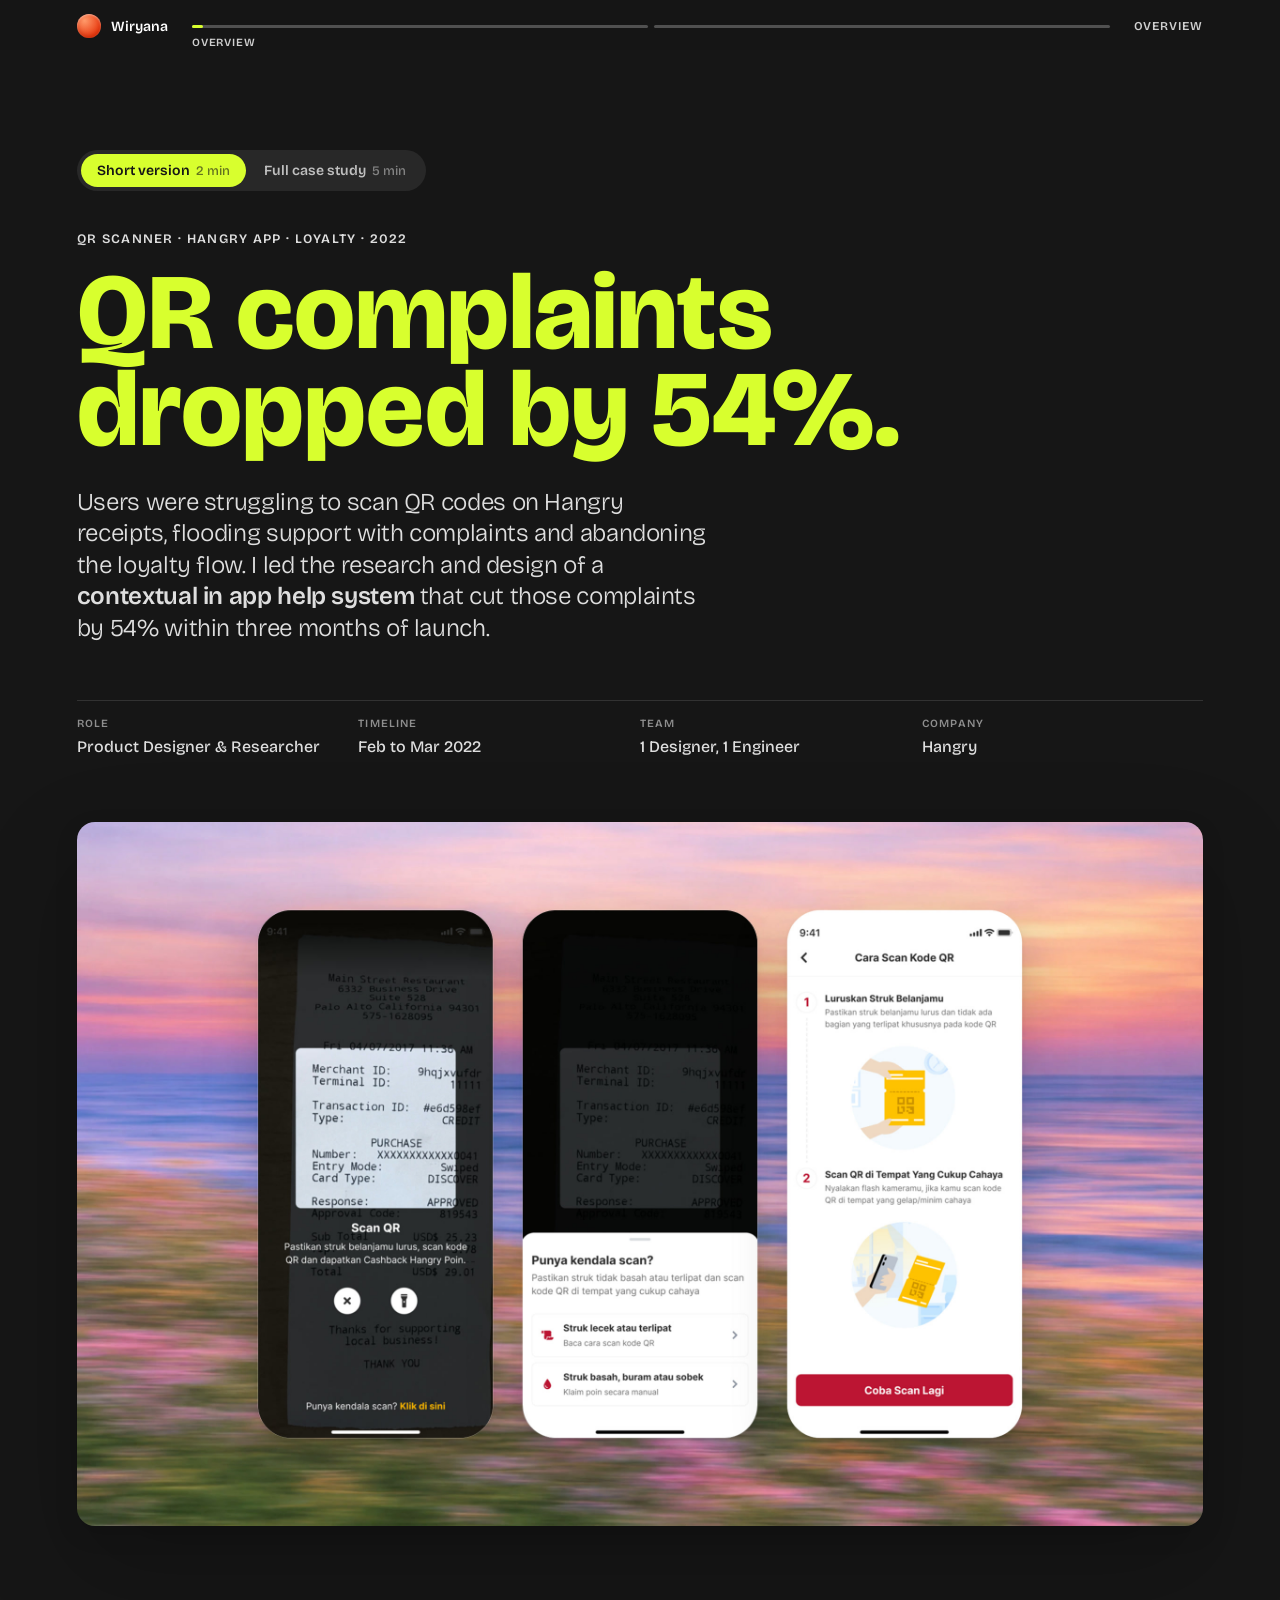
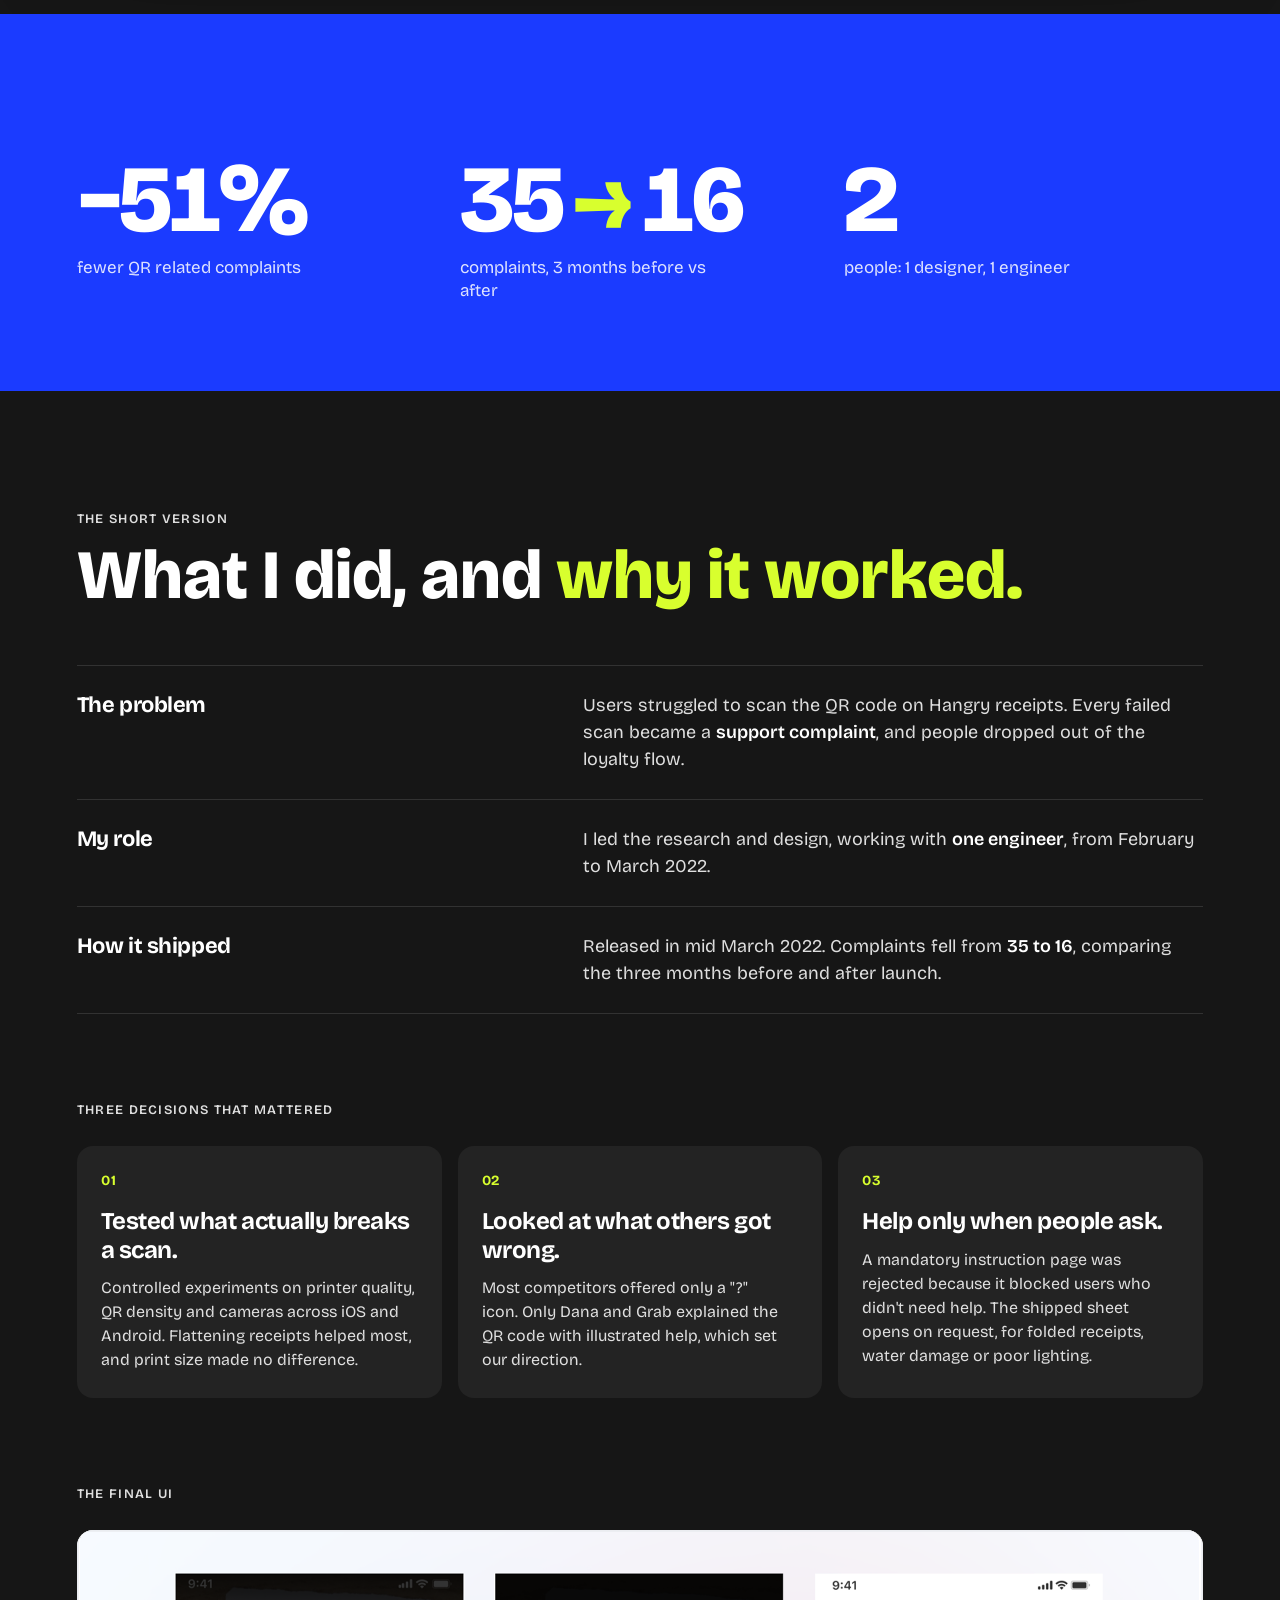
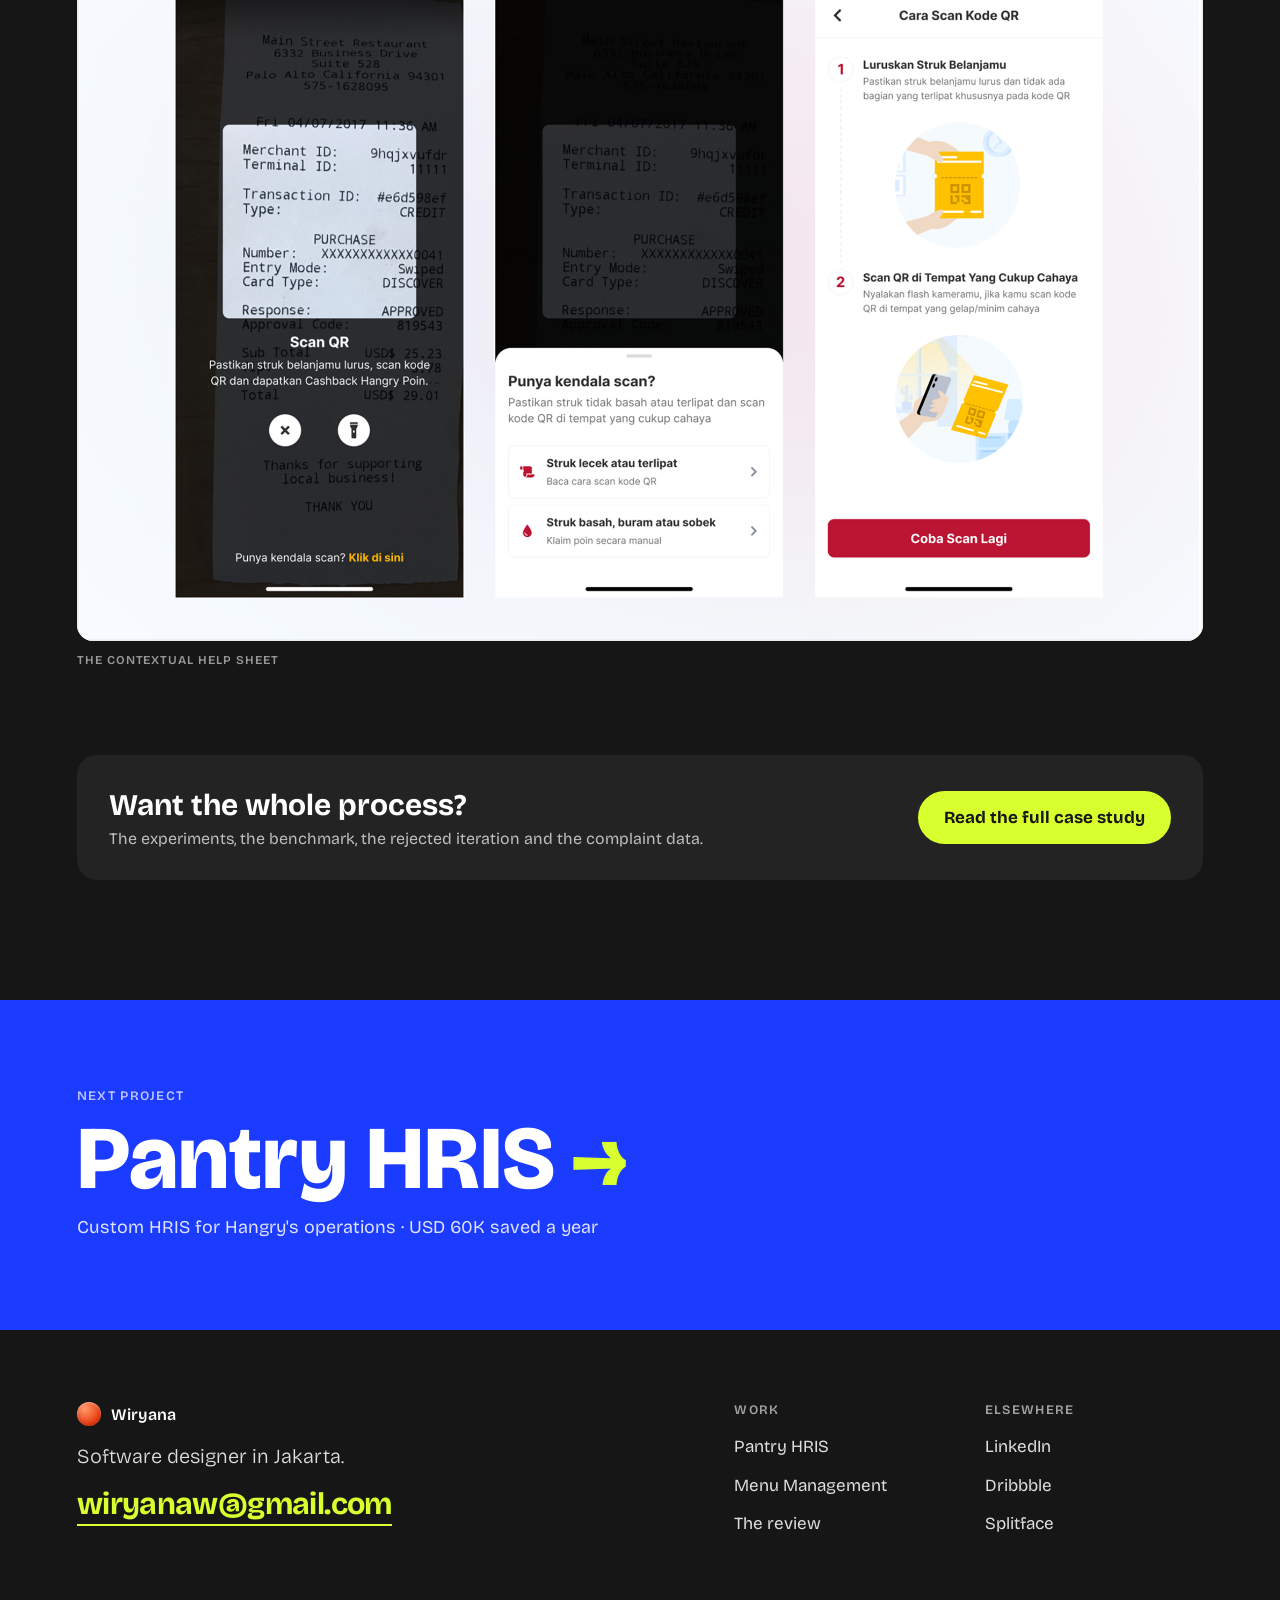
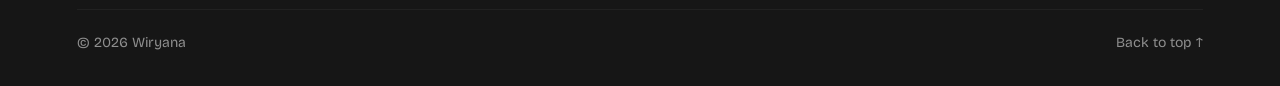
<file: Loyalty/index.html>
<!doctype html>
<html lang="en">
<head>
<meta charset="utf-8">
<meta name="viewport" content="width=device-width,initial-scale=1,viewport-fit=cover">
<title>QR Scanner · Wiryana</title>
<meta property="og:title" content="Reduced User Complaints by 54% with In-App Instructions — Wiryana">
<meta property="og:description" content="Designed a QR receipt scanning flow with in-app guidance that reduced user complaints by 54% and improved scan success rates across the Hangry app.">
<meta property="og:image" content="https://wiryanaw.com/og-image-v4.png">
<meta property="og:url" content="https://wiryanaw.com/Loyalty/">
<meta property="og:type" content="website">
<meta name="twitter:card" content="summary_large_image">
<meta name="twitter:image" content="https://wiryanaw.com/og-image-v4.png">
<link rel="icon" type="image/svg+xml" href="/favicon.svg">
<link rel="preconnect" href="https://fonts.googleapis.com">
<link rel="preconnect" href="https://fonts.gstatic.com" crossorigin>
<link href="https://fonts.googleapis.com/css2?family=Bricolage+Grotesque:opsz,wght@12..96,200..800&display=swap" rel="stylesheet">
<style>
:root {
  --f: "Bricolage Grotesque", system-ui, sans-serif;
  --black: #0B0B0B; --ink: #161616; --white: #FFFFFF; --cobalt: #1B3BFF; --lime: #D8FF2E; 
  --ease: cubic-bezier(.22, 1, .36, 1);
  --pad: max(24px, 6vw);
}
* { box-sizing: border-box; }
html { scroll-behavior: smooth; scroll-padding-top: 72px; }
body { margin: 0; font: 400 18px/1.55 var(--f); font-optical-sizing: auto; -webkit-font-smoothing: antialiased; background: var(--ink); color: rgba(255,255,255,.86); }
a { color: inherit; }
img, video { display: block; max-width: 100%; }
:focus-visible { outline: 3px solid currentColor; outline-offset: 4px; border-radius: 6px; }

/* Colour bands, same palette as the review */
.band { position: relative; padding: 120px var(--pad); }
.dark { background: var(--ink); color: rgba(255,255,255,.86); --hl: var(--lime); --line: rgba(255,255,255,.12); --card: rgba(255,255,255,.055); }
.dark + .dark { border-top: 1px solid rgba(255,255,255,.08); }
.dark h1, .dark h2, .dark h3, .dark .stat b, .dark .eq b { color: var(--white); }
.dark .eq .hl b, .dark h1 .hl, .dark h2 .hl { color: var(--hl); }
.dark h1, .dark h1 .hl { color: var(--lime); }
.glance-band, .next { background: var(--cobalt); color: var(--white); --hl: var(--lime); --line: rgba(255,255,255,.25); padding-top: 88px; padding-bottom: 88px; border-top: 0 !important; }
.glance-band + .dark { border-top: 0; }
/* Cobalt panels carry the key moments */
.panel { color: var(--white); }
.hl { color: var(--hl); }
.glance-band, .next { background: var(--cobalt); color: var(--white); --hl: var(--lime); --line: rgba(255,255,255,.25); padding-top: 88px; padding-bottom: 88px; border-top: 0 !important; }
.glance-band + .dark { border-top: 0; }
.hero { padding-bottom: 88px; }
.wrap { max-width: 1240px; margin: 0 auto; }

/* Type */
.k { font: 600 13px var(--f); letter-spacing: .1em; text-transform: uppercase; opacity: .7; }
.k b { font-weight: 600; opacity: .55; margin-right: 10px; font-variant-numeric: tabular-nums; }
h1 { margin: 18px 0 0; font: 800 clamp(48px, 8.4vw, 136px) var(--f); line-height: .9; letter-spacing: 0; text-wrap: balance; }
h2 { margin: 16px 0 0; font: 800 clamp(36px, 5.4vw, 84px) var(--f); line-height: .95; letter-spacing: 0; text-wrap: balance; }
h3 { margin: 0; font: 700 22px/1.2 var(--f); letter-spacing: -0.02em; }
.lead { margin: 28px 0 0; max-width: 40ch; font-size: clamp(20px, 1.9vw, 27px); font-weight: 300; line-height: 1.3; letter-spacing: -0.015em; text-wrap: pretty; }
.lead b { font-weight: 600; }
p { margin: 0; max-width: 62ch; text-wrap: pretty; }
p + p { margin-top: 14px; }

/* Sticky chapter bar: the review's progress bars, one per chapter */
.bar { position: fixed; z-index: 10; top: 0; left: 0; right: 0; padding: 14px var(--pad) 12px; display: grid; grid-template-columns: auto 1fr auto; align-items: center; gap: 24px; color: var(--white); background: rgba(22,22,22,.92); -webkit-backdrop-filter: blur(10px); backdrop-filter: blur(10px); transition: color .3s ease, background-color .3s ease; }
.bar.light { color: var(--white); }
.bar .home { display: flex; align-items: center; gap: 10px; font: 600 14px var(--f); text-decoration: none; }
.orb { width: 24px; height: 24px; border-radius: 50%; background: radial-gradient(circle at 32% 28%, #FF9A6A, #E8390F 72%); box-shadow: inset 0 1px 2px rgba(255,255,255,.45), inset 0 -2px 4px rgba(150,25,0,.35); }
.segs { display: flex; gap: 6px; }
.segs a { position: relative; flex: 1; height: 24px; display: flex; align-items: center; text-decoration: none; }
.segs a i { position: relative; display: block; width: 100%; height: 3px; border-radius: 2px; background: currentColor; opacity: .25; }
.segs a b { position: absolute; left: 0; top: 50%; height: 3px; margin-top: -1.5px; width: 0; border-radius: 2px; background: var(--lime); }
.segs a span { position: absolute; top: 22px; left: 0; font: 600 11px var(--f); letter-spacing: .08em; text-transform: uppercase; white-space: nowrap; opacity: 0; transform: translateY(-4px); transition: opacity .2s ease, transform .2s ease; pointer-events: none; }
.segs a:hover span, .segs a.cur span { opacity: .8; transform: none; }
.bar .now { font: 600 12px var(--f); letter-spacing: .08em; text-transform: uppercase; opacity: .8; min-width: 7ch; text-align: right; }

/* Hero */
.hero { min-height: 100vh; padding-top: 150px; display: flex; flex-direction: column; justify-content: flex-end; }
.meta { display: grid; grid-template-columns: repeat(4, 1fr); gap: 0; margin-top: 56px; border-top: 1.5px solid var(--line); }
.meta div { padding: 16px 20px 0 0; }
.meta dt { font: 600 11px var(--f); letter-spacing: .1em; text-transform: uppercase; opacity: .6; }
.meta dd { margin: 6px 0 0; font-size: 16px; line-height: 1.35; font-weight: 500; }
.shot { margin-top: 64px; border-radius: 18px; overflow: hidden; box-shadow: 0 40px 100px rgba(0,0,0,.22), 0 8px 24px rgba(0,0,0,.1); }
.shot img { width: 100%; }

/* At a glance */
.glance { display: grid; grid-template-columns: repeat(3, 1fr); gap: 24px; margin-top: 40px; }
.stat b { display: block; font: 800 clamp(56px, 7.4vw, 120px) var(--f); line-height: .9; letter-spacing: -0.05em; font-variant-numeric: tabular-nums; white-space: nowrap; }
.stat > span { display: block; margin-top: 14px; font-size: 17px; line-height: 1.35; opacity: .85; max-width: 24ch; }

/* Chapter layout: takeaway on the left, detail on the right */
.chap { display: grid; grid-template-columns: 5fr 7fr; gap: 64px; margin-top: 56px; align-items: start; }
.chap > :first-child { position: sticky; top: 96px; }
.note { font-size: 15px; opacity: .75; margin-top: 12px; }

/* 20 x 3 = 60 x 8 = 480 */
.eq { display: flex; flex-wrap: wrap; align-items: flex-start; gap: 6px 22px; margin-top: 56px; }
.eq span { display: flex; flex-direction: column; }
.eq .brk { display: none; }
.eq b { font: 800 clamp(48px, 6.6vw, 108px) var(--f); line-height: .9; letter-spacing: -0.05em; }
.eq small { margin-top: 10px; font: 600 12px var(--f); letter-spacing: .1em; text-transform: uppercase; opacity: .7; }
.eq i { font: 300 clamp(40px, 5vw, 80px) var(--f); line-height: .95; font-style: normal; opacity: .45; }

.facts { display: grid; gap: 14px; }
.fact { padding: 22px 24px; border-radius: 16px; background: var(--card); }
.fact b { display: block; font: 800 40px var(--f); letter-spacing: -0.04em; line-height: 1; color: var(--hl); }
.fact p { margin-top: 10px; font-size: 17px; }

/* 8 brands, 8 phones, 3 delivery apps on each, and the next brand's phone */
.phones { display: grid; grid-template-columns: repeat(9, 1fr); gap: 10px; align-items: end; }
.ph1 { position: relative; aspect-ratio: 9 / 18; border-radius: 12px; border: 1.5px solid rgba(255,255,255,.55); padding: 0 12%; display: flex; flex-direction: column; justify-content: center; gap: 9%; }
.ph1::before { content: ""; position: absolute; top: 6%; left: 50%; width: 30%; height: 3px; margin-left: -15%; border-radius: 3px; background: rgba(255,255,255,.4); }
.ph1 u { display: block; height: 12%; border-radius: 4px; background: var(--cobalt); }
.ph1 u:nth-child(2) { opacity: .75; } .ph1 u:nth-child(3) { opacity: .5; }
.ph1.new { border: 1.5px dashed var(--lime); display: grid; place-items: center; padding: 0; color: var(--lime); font: 800 22px var(--f); }
.ph1.new::before { display: none; }
.phones-key { display: flex; flex-wrap: wrap; gap: 8px 20px; margin-top: 18px; font-size: 14px; opacity: .8; }
.phones-key span { display: inline-flex; align-items: center; gap: 8px; }
.phones-key i { width: 18px; height: 6px; border-radius: 3px; background: var(--cobalt); }
.phones-key i.n { height: 14px; width: 10px; border-radius: 3px; background: none; border: 1.5px dashed var(--lime); }

/* Lists */
.ticks { list-style: none; margin: 0; padding: 0; display: grid; gap: 12px; }
.ticks li { position: relative; padding: 18px 20px 18px 56px; border-radius: 14px; background: var(--card); font-size: 17px; line-height: 1.45; }
.ticks li::before { content: ""; position: absolute; left: 20px; top: 21px; width: 20px; height: 20px; border-radius: 50%; background: var(--hl); }
.ticks li::after { content: ""; position: absolute; left: 26px; top: 26px; width: 8px; height: 4px; border: 2px solid var(--ink); border-top: 0; border-right: 0; transform: rotate(-45deg); }
.cols { display: grid; grid-template-columns: 1fr 1fr; gap: 40px; margin-top: 56px; }
.cols h3 { margin-bottom: 18px; }

.ladder { list-style: none; margin: 0; padding: 0; counter-reset: s; }
.ladder li { counter-increment: s; display: grid; grid-template-columns: 56px 1fr; gap: 8px; padding: 18px 0; border-top: 1.5px solid var(--line); font-size: 18px; }
.ladder li::before { content: counter(s, decimal-leading-zero); font: 700 14px var(--f); letter-spacing: .06em; opacity: .55; padding-top: 3px; }
.ask { list-style: none; margin: 18px 0 0; padding: 0; display: grid; gap: 8px; }
.ask li { padding: 12px 16px; border-radius: 12px; background: var(--card); font-size: 17px; }

figure { margin: 0; }
.pic { border-radius: 16px; overflow: hidden; background: #fff; }
.pic img, .pic video { width: 100%; }
figcaption { margin-top: 12px; font: 600 12px var(--f); letter-spacing: .08em; text-transform: uppercase; opacity: .65; }
.wide { margin-top: 64px; }

/* Terms and modules */
.terms { display: grid; grid-template-columns: repeat(3, 1fr); gap: 16px; margin-top: 48px; }
.term { padding: 26px 24px; border-radius: 16px; background: var(--card); }
.term h3 { font-size: 26px; color: var(--hl); }
.term p { margin-top: 12px; font-size: 16px; line-height: 1.5; }
.mods { display: flex; flex-wrap: wrap; gap: 10px; margin-top: 18px; }
.mods span { padding: 12px 20px; border-radius: 999px; border: 1.5px solid currentColor; font-weight: 600; font-size: 16px; }

.cons { display: grid; grid-template-columns: repeat(3, 1fr); gap: 16px; margin-top: 48px; }
.con { padding: 24px; border-radius: 16px; background: var(--card); }
.con b { display: block; font: 700 22px/1.15 var(--f); letter-spacing: -0.02em; }
.con p { margin-top: 10px; font-size: 16px; }

.flows { display: grid; grid-template-columns: repeat(3, 1fr); gap: 20px; margin-top: 40px; }
.flows h3 { margin-top: 18px; font-size: 20px; }
.flows p { margin-top: 6px; font-size: 16px; opacity: .85; }

/* Results */
.results { display: grid; grid-template-columns: repeat(3, 1fr); gap: 40px; margin-top: 56px; }
.results .stat { padding-top: 22px; border-top: 1.5px solid var(--line); }
.results .stat p { margin-top: 18px; font-size: 16px; opacity: .85; }

/* Next project: one big cobalt link */
.nextcase { display: flex; flex-direction: column; gap: 14px; color: var(--white); text-decoration: none; }
.nc-title { font: 800 clamp(44px, 7vw, 112px) var(--f); line-height: .92; letter-spacing: 0; }
.nc-title .hl { display: inline-block; color: var(--lime); transition: transform .3s var(--ease); }
.nextcase:hover .nc-title .hl { transform: translateX(10px); }
.nc-sub { font-size: 18px; opacity: .85; }

/* Footer */
.foot { padding: 72px var(--pad) 32px; color: rgba(255,255,255,.86); }
.foot .home { display: inline-flex; align-items: center; gap: 10px; font: 600 16px var(--f); text-decoration: none; color: var(--white); }
.foot-grid { display: grid; grid-template-columns: 1.3fr 1fr; gap: 48px; }
.foot-line { margin-top: 8px; font-size: 20px; font-weight: 300; line-height: 1.3; max-width: 26ch; }
.cta { display: inline-block; margin-top: 16px; font: 700 clamp(22px, 2.4vw, 32px) var(--f); letter-spacing: -0.02em; color: var(--lime); text-decoration: none; border-bottom: 2px solid currentColor; padding-bottom: 2px; }
.foot-links { display: grid; grid-template-columns: 1fr 1fr; gap: 32px; }
.foot-links div { display: flex; flex-direction: column; gap: 12px; }
.foot-links .k { margin-bottom: 4px; }
.foot-links a { text-decoration: none; font-size: 17px; width: fit-content; }
.foot-links a:hover, .foot-base a:hover { color: var(--lime); }
.foot-base { display: flex; justify-content: space-between; margin-top: 72px; padding-top: 22px; border-top: 1px solid rgba(255,255,255,.08); font-size: 14px; opacity: .6; }
.foot-base a { text-decoration: none; }

/* Two reads: a short version for hiring managers, the full case for everyone else */
.mode { display: inline-flex; gap: 2px; padding: 3px; border-radius: 999px; background: rgba(255,255,255,.08); }
.mode button { font: 600 13px var(--f); color: rgba(255,255,255,.7); background: none; border: 0; padding: 7px 14px; border-radius: 999px; cursor: pointer; white-space: nowrap; transition: background-color .2s ease, color .2s ease; }
.mode button small { margin-left: 6px; font-size: 12px; font-weight: 500; opacity: .6; }
.mode button:hover { color: var(--white); }
.mode button[aria-pressed="true"] { background: var(--lime); color: var(--ink); }
.mode-lg { margin: 0 0 40px; padding: 4px; gap: 2px; }
.mode-lg button { font-size: 14px; padding: 8px 16px; }
.mode-lg button small { font-size: 13px; margin-left: 6px; }
body.brief .full { display: none; }
body:not(.brief) .short { display: none; }

.sum { margin-top: 56px; border-top: 1.5px solid var(--line); }
.sum div { display: grid; grid-template-columns: 5fr 7fr; gap: 64px; padding: 26px 0; border-bottom: 1.5px solid var(--line); }
.sum dt { font: 700 22px/1.2 var(--f); letter-spacing: -0.02em; color: var(--white); }
.sum dd { margin: 0; font-size: 18px; line-height: 1.5; max-width: 58ch; }
.sum dd b { color: var(--white); font-weight: 600; }
.moves { display: grid; grid-template-columns: repeat(3, 1fr); gap: 16px; margin-top: 28px; counter-reset: m; }
.move { counter-increment: m; padding: 26px 24px; border-radius: 16px; background: var(--card); }
.move::before { content: counter(m, decimal-leading-zero); display: block; font: 700 14px var(--f); letter-spacing: .06em; color: var(--lime); }
.move h3 { margin-top: 18px; font-size: 24px; }
.move p { margin-top: 12px; font-size: 16px; line-height: 1.5; }
.sub-k { margin-top: 88px; }
.more { display: flex; flex-wrap: wrap; align-items: center; justify-content: space-between; gap: 20px; margin-top: 88px; padding: 32px; border-radius: 20px; background: var(--card); }
.more p { font: 700 clamp(22px, 2.4vw, 30px)/1.2 var(--f); color: var(--white); }
.more p small { display: block; margin-top: 6px; font: 400 16px var(--f); color: rgba(255,255,255,.7); }
.more button { font: 700 17px var(--f); color: var(--ink); background: var(--lime); border: 0; border-radius: 999px; padding: 16px 26px; cursor: pointer; }

/* Reveal on scroll */
.rv { opacity: 0; transform: translateY(24px); transition: opacity .6s ease, transform .9s var(--ease); }
.rv.in { opacity: 1; transform: none; }

@media (max-width: 860px) {
  body { font-size: 17px; }
  .band { padding: 96px var(--pad); }
  .bar { grid-template-columns: auto 1fr; gap: 16px; }
  .bar .now { display: none; }
  .segs a span { display: none; }
  .meta { grid-template-columns: 1fr 1fr; row-gap: 18px; }
  .glance, .results, .terms, .cons, .flows, .cols { grid-template-columns: 1fr; }
  .chap { grid-template-columns: 1fr; gap: 32px; }
  .chap > :first-child { position: static; }
  .phones { gap: 6px; }
  .eq { flex-wrap: nowrap; gap: 6px; justify-content: space-between; margin-top: 36px; }
  .eq b { font-size: 32px; }
  .eq i { font-size: 22px; padding-top: 4px; }
  .eq small { font-size: 9px; letter-spacing: .05em; max-width: 7ch; line-height: 1.2; }
  .glance { gap: 0; margin-top: 20px; }
  .glance .stat { display: grid; grid-template-columns: auto 1fr; align-items: center; gap: 16px; padding: 16px 0; border-top: 1px solid var(--line); }
  .glance .stat b { font-size: 40px; }
  .glance .stat > span { margin: 0; font-size: 15px; }
  .phones { grid-template-columns: repeat(9, 1fr); gap: 5px; }
  .ph1 { border-radius: 7px; }
  .ph1.new { font-size: 13px; }
  .results { gap: 28px; }
  .foot-grid, .foot-links { grid-template-columns: 1fr; }
  .nc-sub { font-size: 16px; }
  .nc-title { font-size: 40px; white-space: nowrap; }
  .glance-band, .next { padding-top: 64px; padding-bottom: 64px; }
  .hero { min-height: 0; padding-top: 88px; }
  .mode-lg { margin-bottom: 32px; }
  .mode-lg { display: flex; }
  .mode-lg button { flex: 1; padding: 8px 10px; font-size: 13px; }
  .mode-lg button small { font-size: 12px; margin-left: 4px; }
  .sum div { grid-template-columns: 1fr; gap: 10px; }
  .moves { grid-template-columns: 1fr; }
  .more { padding: 24px; }
  .more button { width: 100%; }
}
@media (prefers-reduced-motion: reduce) {
  html { scroll-behavior: auto; }
  .rv { opacity: 1; transform: none; transition: none; }
}

/* Iterations */
.iters { display: grid; grid-template-columns: 1fr 1fr; gap: 16px; margin-top: 48px; }
.iter { padding: 28px; border-radius: 18px; background: var(--card); }
.iter .tag { display: inline-block; padding: 6px 12px; border-radius: 999px; font: 700 12px var(--f); letter-spacing: .08em; text-transform: uppercase; }
.iter.no .tag { box-shadow: inset 0 0 0 1.5px rgba(255,255,255,.4); opacity: .8; }
.iter.yes { box-shadow: inset 0 0 0 1.5px var(--lime); }
.iter.yes .tag { background: var(--lime); color: var(--ink); }
.iter h3 { margin-top: 18px; font-size: 26px; }
.iter.no h3 { text-decoration: line-through; text-decoration-thickness: 2px; opacity: .6; }
.iter p { margin-top: 12px; font-size: 16px; }
.pics2 { display: grid; grid-template-columns: 1fr 1fr; gap: 16px; margin-top: 56px; }

/* Complaints chart */
.chart { display: grid; grid-template-columns: 1fr 1fr; gap: 48px; margin-top: 56px; }
.chart h3 { font-size: 18px; }
.chart .sub { font-size: 14px; opacity: .65; margin-top: 4px; }
.bars { display: grid; grid-template-columns: repeat(4, 1fr); gap: 12px; align-items: end; height: 220px; margin-top: 24px; border-bottom: 1.5px solid var(--line); }
.bars div { display: flex; flex-direction: column; align-items: center; justify-content: flex-end; height: 100%; gap: 8px; }
.bars b { font: 700 18px var(--f); }
.bars i { display: block; width: 100%; max-width: 64px; border-radius: 8px 8px 0 0; background: rgba(255,255,255,.28); height: calc(var(--v) / 15 * 160px); transform-origin: bottom; transform: scaleY(0); transition: transform .9s var(--ease); }
.after .bars i { background: var(--lime); }
.rv.in .bars i { transform: none; }
.months { display: grid; grid-template-columns: repeat(4, 1fr); gap: 12px; margin-top: 10px; text-align: center; font: 600 12px var(--f); letter-spacing: .08em; text-transform: uppercase; opacity: .6; }
.total { display: flex; align-items: baseline; gap: 18px; margin-top: 64px; padding-top: 24px; border-top: 1.5px solid var(--line); }
.total b { font: 800 clamp(48px, 6vw, 96px) var(--f); letter-spacing: -0.05em; line-height: .9; color: var(--white); }
.total .hl { color: var(--lime); }
.total p { font-size: 16px; opacity: .8; max-width: 30ch; }
@media (max-width: 860px) {
  .iters, .pics2, .chart { grid-template-columns: 1fr; }
  #objectives .cols { gap: 12px; }
  .bars { height: 180px; } .bars i { height: calc(var(--v) / 15 * 130px); }
  .total { flex-wrap: wrap; }
}
</style>
</head>
<body id="top" class="brief">

<header class="bar" id="bar">
  <a class="home" href="/"><i class="orb"></i>Wiryana</a>
  <nav class="segs" id="segs" aria-label="Chapters"></nav>
  <div class="now" id="now" aria-hidden="true"></div>
</header>

<main>
  <section class="band dark hero" data-name="Overview">
    <div class="wrap">
      <div class="mode mode-lg rv" role="group" aria-label="Case study length">
        <button type="button" data-mode="brief" aria-pressed="true">Short version<small>2 min</small></button>
        <button type="button" data-mode="full" aria-pressed="false">Full case study<small>5 min</small></button>
      </div>
      <div class="k rv">QR Scanner · Hangry App · Loyalty · 2022</div>
      <h1 class="rv">QR complaints dropped by 54%.</h1>
      <p class="lead rv">Users were struggling to scan QR codes on Hangry receipts, flooding support with complaints and abandoning the loyalty flow. I led the research and design of a <b>contextual in app help system</b> that cut those complaints by 54% within three months of launch.</p>
      <dl class="meta rv">
        <div><dt>Role</dt><dd>Product Designer &amp; Researcher</dd></div>
        <div><dt>Timeline</dt><dd>Feb to Mar 2022</dd></div>
        <div><dt>Team</dt><dd>1 Designer, 1 Engineer</dd></div>
        <div><dt>Company</dt><dd>Hangry</dd></div>
      </dl>
      <figure class="shot rv"><img src="/thumb-qr.jpg" alt="QR receipt scanner in the Hangry app"></figure>
    </div>
  </section>

  <section class="band dark glance-band" data-name="At a glance">
    <div class="wrap panel">
      <div class="k rv">At a glance</div>
      <div class="glance">
        <div class="stat rv"><b>−<span data-count="54">0</span>%</b><span>fewer QR related complaints</span></div>
        <div class="stat rv"><b>35 <span class="hl">→</span> 16</b><span>complaints, 3 months before vs after</span></div>
        <div class="stat rv"><b>2</b><span>people: 1 designer, 1 engineer</span></div>
      </div>
    </div>
  </section>

  <section class="band dark short" id="short" data-name="Short version">
    <div class="wrap">
      <div class="k rv">The short version</div>
      <h2 class="rv">What I did, and <span class="hl">why it worked.</span></h2>
      <dl class="sum rv">
        <div><dt>The problem</dt><dd>Users struggled to scan the QR code on Hangry receipts. Every failed scan became a <b>support complaint</b>, and people dropped out of the loyalty flow.</dd></div>
        <div><dt>My role</dt><dd>I led the research and design, working with <b>one engineer</b>, from February to March 2022.</dd></div>
        <div><dt>How it shipped</dt><dd>Released in mid March 2022. Complaints fell from <b>35 to 16</b>, comparing the three months before and after launch.</dd></div>
      </dl>

      <div class="k rv sub-k">Three decisions that mattered</div>
      <div class="moves">
        <div class="move rv"><h3>Tested what actually breaks a scan.</h3><p>Controlled experiments on printer quality, QR density and cameras across iOS and Android. Flattening receipts helped most, and print size made no difference.</p></div>
        <div class="move rv"><h3>Looked at what others got wrong.</h3><p>Most competitors offered only a "?" icon. Only Dana and Grab explained the QR code with illustrated help, which set our direction.</p></div>
        <div class="move rv"><h3>Help only when people ask.</h3><p>A mandatory instruction page was rejected because it blocked users who didn't need help. The shipped sheet opens on request, for folded receipts, water damage or poor lighting.</p></div>
      </div>

      <div class="k rv sub-k">The final UI</div>
      <figure class="rv" style="margin-top:28px"><div class="pic"><img src="/cs3-solution.png" alt="Final UI, contextual help bottom sheet" loading="lazy"></div><figcaption>The contextual help sheet</figcaption></figure>

      <div class="more rv"><p>Want the whole process?<small>The experiments, the benchmark, the rejected iteration and the complaint data.</small></p><button type="button" data-mode="full">Read the full case study</button></div>
    </div>
  </section>

  <section class="band dark full" id="problem" data-name="Problem">
    <div class="wrap">
      <div class="k rv"><b>01</b>The problem</div>
      <h2 class="rv">Scans failed, so people <span class="hl">gave up.</span></h2>
      <div class="chap">
        <div class="rv"><p class="lead" style="margin-top:0">Low scan success on Hangry receipts led to a high volume of support complaints, and users abandoning the loyalty flow entirely.</p></div>
        <div class="facts">
          <div class="fact rv"><b>Retention</b><p>Users who couldn't scan dropped out of the loyalty flow.</p></div>
          <div class="fact rv"><b>Satisfaction</b><p>Every failed scan became a support complaint.</p></div>
        </div>
      </div>
      <figure class="wide rv"><div class="pic"><img src="/cs3-problem.png" alt="Previous QR scanning experience with no instructions"></div><figcaption>Before: scanning with no instructions</figcaption></figure>
    </div>
  </section>

  <section class="band dark full" id="objectives" data-name="Objectives">
    <div class="wrap">
      <div class="k rv"><b>02</b>Objectives</div>
      <h2 class="rv">Help in the moment, <span class="hl">fewer complaints.</span></h2>
      <div class="cols">
        <ul class="ticks rv"><li>Assist users having QR scanning trouble in real time</li></ul>
        <ul class="ticks rv"><li>Reduce user complaints through better in app scanning support</li></ul>
      </div>
    </div>
  </section>

  <section class="band dark full" id="research" data-name="Research">
    <div class="wrap">
      <div class="k rv"><b>03</b>Research</div>
      <h2 class="rv">We tested what actually <span class="hl">breaks a scan.</span></h2>
      <div class="chap">
        <div class="rv"><p class="lead" style="margin-top:0">Controlled experiments on printer quality, QR code density and camera capability, across iOS and Android.</p></div>
        <ol class="ladder rv"><li>Flattening receipts dramatically improved scan success</li><li>Print area size, small or large, had no impact on success</li><li>iOS did better than Android on bent or damaged receipts</li><li>The Hangry app camera beat the native cameras on both platforms</li></ol>
      </div>
      <figure class="wide rv"><div class="pic"><img src="/cs3-research.png" alt="Research experiment setup" loading="lazy"></div><figcaption>The experiment setup</figcaption></figure>
    </div>
  </section>

  <section class="band dark full" id="benchmark" data-name="Benchmark">
    <div class="wrap">
      <div class="k rv"><b>04</b>Competitive benchmark</div>
      <h2 class="rv">Most apps offered <span class="hl">a lonely “?”.</span></h2>
      <p class="lead rv">Most competitors had no scanning instructions, just a "?" icon with no visual guidance. Only Dana and Grab explained the QR code and had a help section with illustrations, a clear direction for our solution.</p>
      <div class="pics2">
        <figure class="rv"><div class="pic"><img src="/cs3-benchmark-1.png" alt="Competitive benchmark, comparison 1" loading="lazy"></div></figure>
        <figure class="rv"><div class="pic"><img src="/cs3-benchmark-2.png" alt="Competitive benchmark, comparison 2" loading="lazy"></div></figure>
      </div>
    </div>
  </section>

  <section class="band dark full" id="solution" data-name="Solution">
    <div class="wrap">
      <div class="k rv"><b>05</b>Solution</div>
      <h2 class="rv">Help only when <span class="hl">you ask for it.</span></h2>
      <div class="iters">
        <div class="iter no rv"><span class="tag">Iteration 01 · Rejected</span><h3>Mandatory instruction page before scanning</h3><p>Blocked every user before they could scan, adding friction to the happy path. Dropped because users who didn't need help might abandon.</p></div>
        <div class="iter yes rv"><span class="tag">Iteration 02 · Shipped</span><h3>Contextual bottom sheet, scenario specific</h3><p>A help sheet opened during scanning for specific cases: folded receipts, water damage, poor lighting. User initiated, never forced, with a clear CTA to scan again.</p></div>
      </div>
      <figure class="wide rv"><div class="pic"><img src="/cs3-solution.png" alt="Final UI, contextual help bottom sheet" loading="lazy"></div><figcaption>Final UI: the contextual help sheet</figcaption></figure>
    </div>
  </section>

  <section class="band dark full" id="results" data-name="Results">
    <div class="wrap">
      <div class="k rv"><b>06</b>Results</div>
      <h2 class="rv">Complaints cut by <span class="hl">more than half.</span></h2>
      <p class="lead rv">Three months of data before and after launch.</p>
      <div class="chart">
        <div class="rv"><h3>Before release</h3><p class="sub">Mid Dec to mid Mar · at least 4 complaints a month</p><div class="bars"><div><b>15</b><i style="--v:15"></i></div><div><b>6</b><i style="--v:6"></i></div><div><b>10</b><i style="--v:10"></i></div><div><b>4</b><i style="--v:4"></i></div></div><div class="months"><span>Dec</span><span>Jan</span><span>Feb</span><span>Mar</span></div></div>
        <div class="after rv"><h3>After release</h3><p class="sub">Mid Mar to mid Jun · at most 5 complaints a month</p><div class="bars"><div><b>1</b><i style="--v:1"></i></div><div><b>5</b><i style="--v:5"></i></div><div><b>5</b><i style="--v:5"></i></div><div><b>5</b><i style="--v:5"></i></div></div><div class="months"><span>Mar</span><span>Apr</span><span>May</span><span>Jun</span></div></div>
      </div>
      <div class="total rv"><b>35 <span class="hl">→</span> 16</b><p>Total complaints over 3 months. Down 54% since the feature shipped in mid March 2022.</p></div>
    </div>
  </section>

  <section class="band dark next" data-name="Next">
    <div class="wrap">
      <a class="nextcase" href="/HRIS/">
        <span class="k">Next project</span>
        <span class="nc-title">Pantry HRIS <span class="hl">→</span></span>
        <span class="nc-sub">Custom HRIS for Hangry's operations · USD 60K saved a year</span>
      </a>
    </div>
  </section>
</main>

<footer class="foot">
  <div class="wrap foot-grid">
    <div>
      <a class="home" href="/"><i class="orb"></i>Wiryana</a>
      <p class="foot-line">Software designer in Jakarta.</p>
      <a class="cta" href="mailto:wiryanaw@gmail.com">wiryanaw@gmail.com</a>
    </div>
    <nav class="foot-links" aria-label="Footer">
      <div><span class="k">Work</span><a href="/HRIS/">Pantry HRIS</a><a href="/Menu-management/">Menu Management</a><a href="/">The review</a></div>
      <div><span class="k">Elsewhere</span><a href="https://www.linkedin.com/in/wiryanaw/" target="_blank" rel="noopener">LinkedIn</a><a href="https://dribbble.com/wiryanaw" target="_blank" rel="noopener">Dribbble</a><a href="https://trysplitface.com" target="_blank" rel="noopener">Splitface</a></div>
    </nav>
  </div>
  <div class="wrap foot-base"><span>© 2026 Wiryana</span><a href="#top">Back to top ↑</a></div>
</footer>

<script>
(function () {
  var reduce = matchMedia("(prefers-reduced-motion: reduce)").matches;
  var segs = document.getElementById("segs"), bar = document.getElementById("bar"), now = document.getElementById("now");
  var bands, links, fills, all;

  // Short version or full case: the chapter bar only lists what is showing
  function build() {
    bands = [].slice.call(document.querySelectorAll(".band[data-name]")).filter(function (b) { return b.dataset.name !== "At a glance" && b.dataset.name !== "Next" && b.offsetParent !== null; });
    segs.innerHTML = "";
    bands.forEach(function (b, i) {
      if (!b.id) b.id = "s" + i;
      segs.insertAdjacentHTML("beforeend", '<a href="#' + b.id + '"><i></i><b></b><span>' + b.dataset.name + '</span></a>');
    });
    links = segs.querySelectorAll("a"); fills = segs.querySelectorAll("b");
    all = [].slice.call(document.querySelectorAll(".band")).filter(function (b) { return b.offsetParent !== null; });
  }
  function setMode(m, jump) {
    document.body.classList.toggle("brief", m === "brief");
    document.querySelectorAll(".mode button").forEach(function (b) { b.setAttribute("aria-pressed", b.dataset.mode === m); });
    try { localStorage.setItem("caseMode", m); } catch (e) {}
    build(); update();
    // The switch at the top stays put; the button at the end of the short version lands on the full story, no scroll animation
    if (jump) { var t = document.getElementById("problem"); scrollTo({ top: t.getBoundingClientRect().top + scrollY - 72, behavior: "instant" }); }
  }
  document.querySelectorAll("[data-mode]").forEach(function (b) {
    b.addEventListener("click", function () { setMode(b.dataset.mode, !b.closest(".mode")); });
  });
  var saved = null; try { saved = localStorage.getItem("caseMode"); } catch (e) {}
  document.body.classList.toggle("brief", saved !== "full");
  document.querySelectorAll(".mode button").forEach(function (b) { b.setAttribute("aria-pressed", b.dataset.mode === (saved === "full" ? "full" : "brief")); });
  build();

  function update() {
    var y = scrollY + 40, cur = 0;
    bands.forEach(function (b, i) {
      var top = b.offsetTop, end = top + b.offsetHeight;
      var p = Math.max(0, Math.min(1, (y - top) / (end - top)));
      fills[i].style.width = p * 100 + "%";
      if (y >= top) cur = i;
    });
    links.forEach(function (l, i) { l.classList.toggle("cur", i === cur); });
    now.textContent = bands[cur].dataset.name;
    // Bar colour follows the band under it
    var under = all.filter(function (b) { return b.offsetTop <= y; }).pop() || all[0];
  }
  addEventListener("scroll", update, { passive: true });
  addEventListener("resize", update);
  update();

  // Reveal and count up
  function countUp(el) {
    var to = +el.dataset.count, dec = +(el.dataset.dec || 0), s0 = performance.now(), d = reduce ? 0 : 1200;
    (function step(t) {
      var p = d ? Math.min(1, (t - s0) / d) : 1, e = 1 - Math.pow(1 - p, 3);
      el.textContent = (to * e).toFixed(dec);
      if (p < 1) requestAnimationFrame(step);
    })(s0);
  }
  var io = new IntersectionObserver(function (es) {
    es.forEach(function (e) {
      if (!e.isIntersecting) return;
      e.target.classList.add("in");
      e.target.querySelectorAll("[data-count]").forEach(countUp);
      io.unobserve(e.target);
    });
  }, { rootMargin: "0px 0px -10% 0px" });
  document.querySelectorAll(".rv").forEach(function (el) { io.observe(el); });
})();
</script>
</body>
</html>
</file>
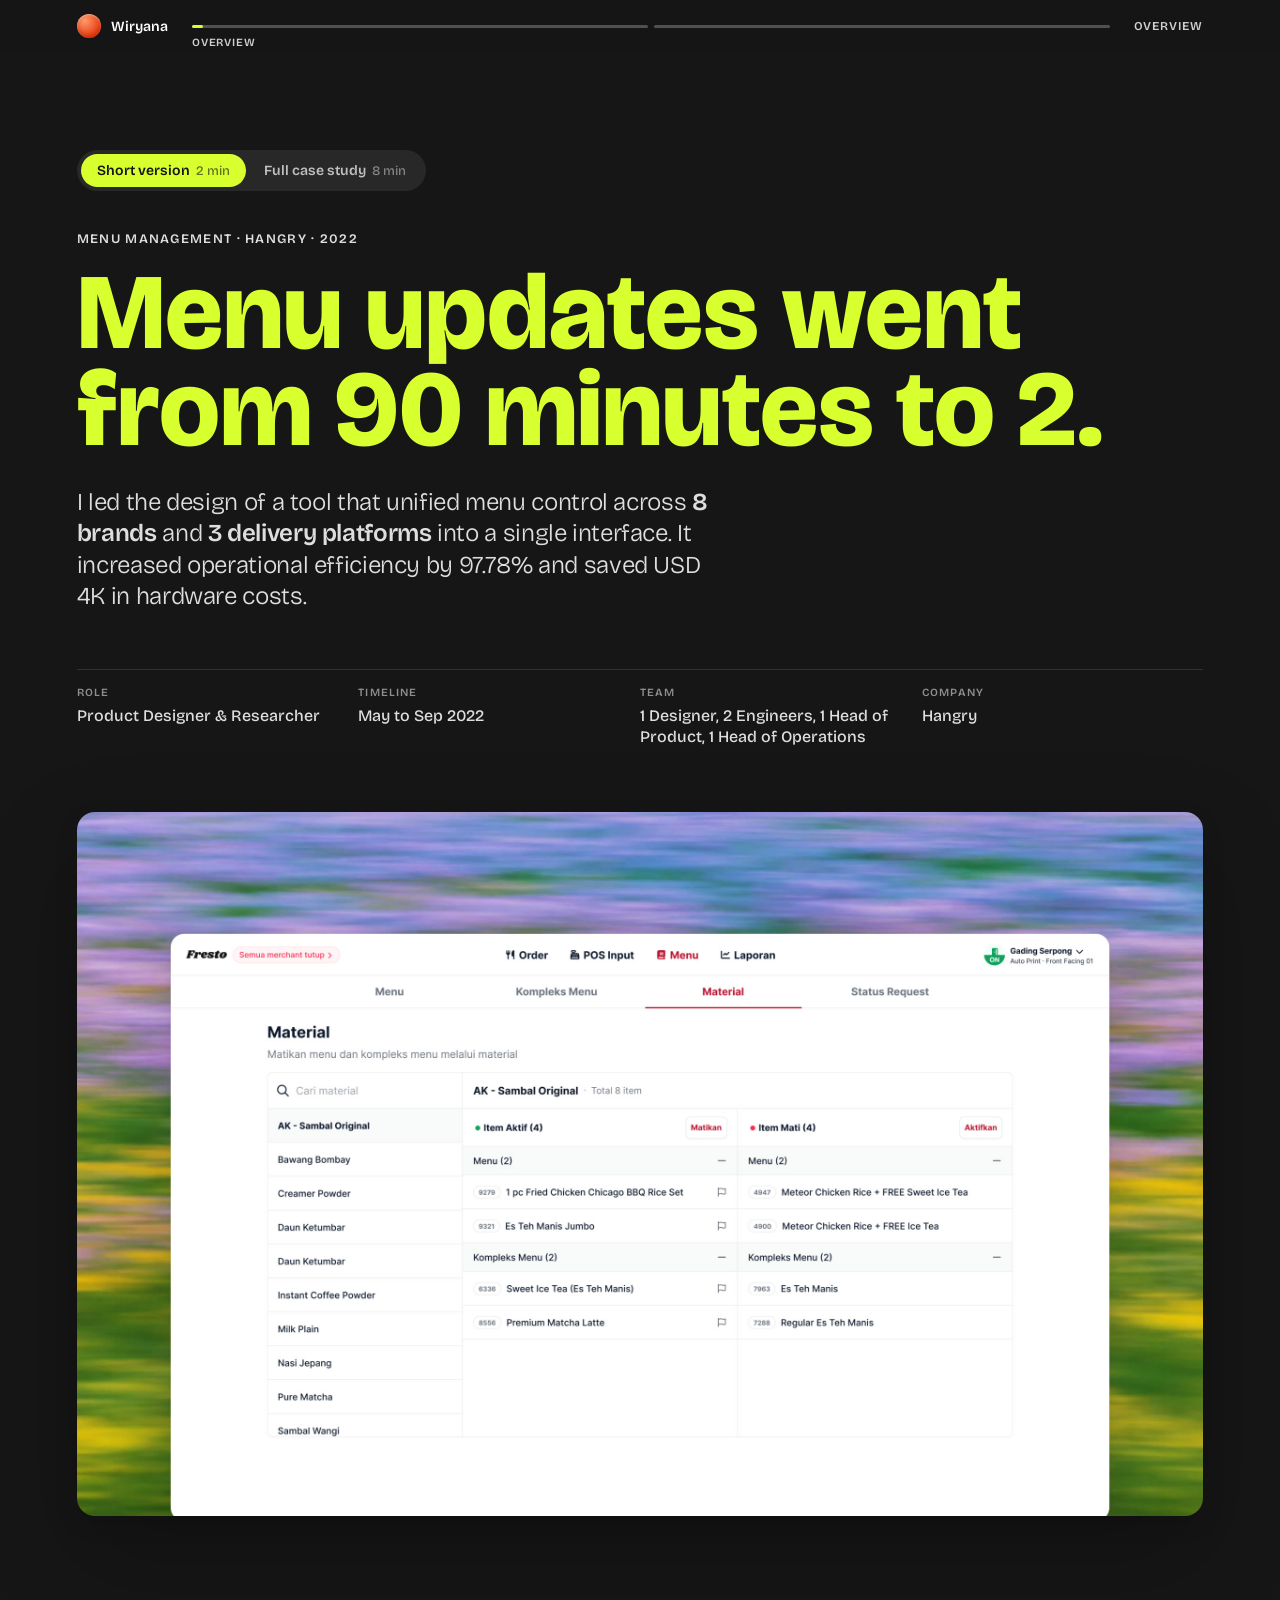
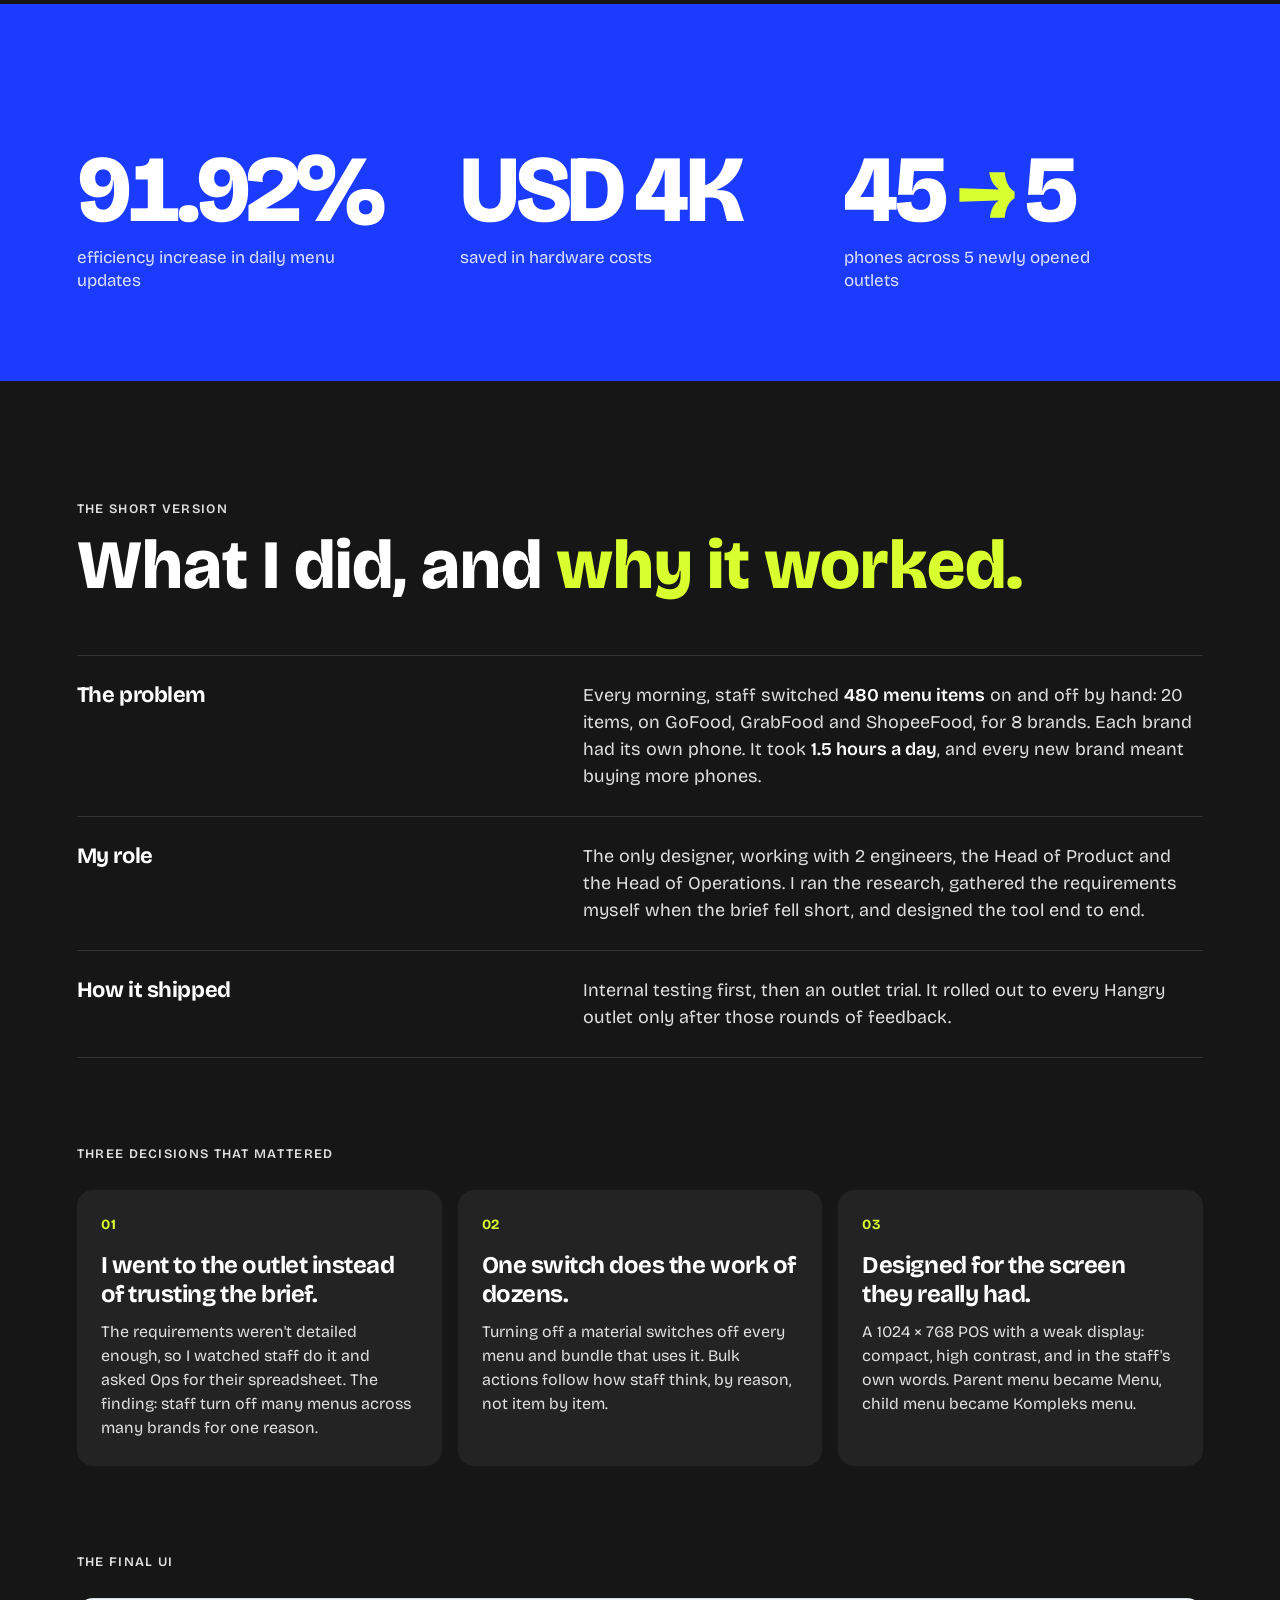
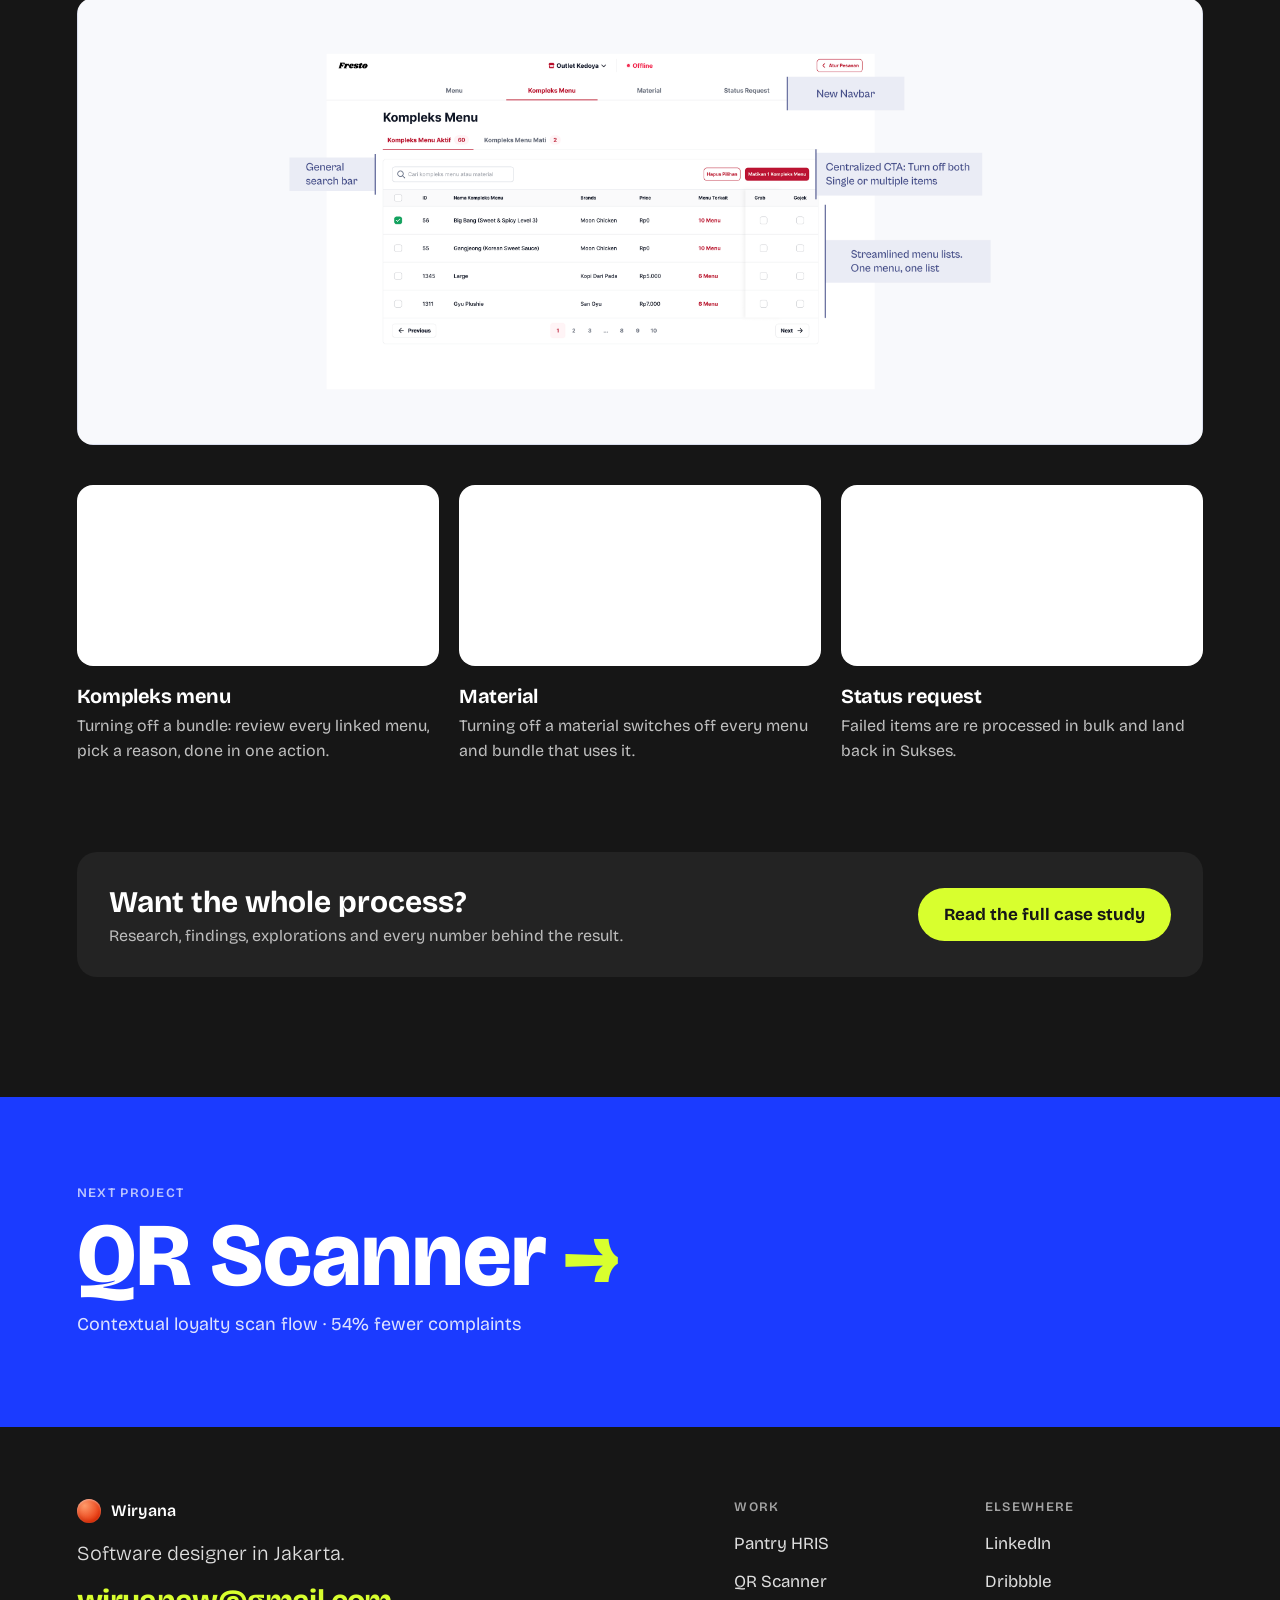
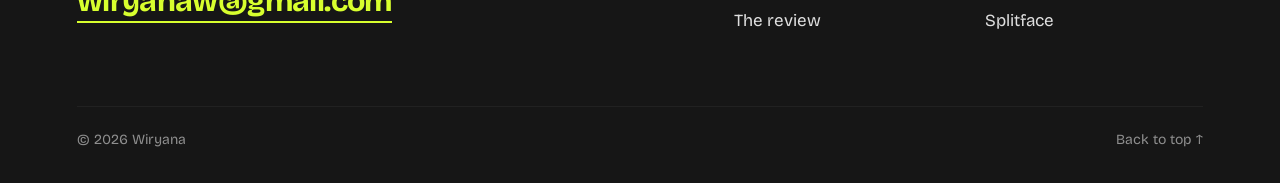
<file: Menu-management/index.html>
<!doctype html>
<html lang="en">
<head>
<meta charset="utf-8">
<meta name="viewport" content="width=device-width,initial-scale=1,viewport-fit=cover">
<title>Menu Management · Wiryana</title>
<meta property="og:title" content="Streamlined Menu Management Across 3 Platforms — Wiryana">
<meta property="og:description" content="Unified menu control across 8 brands and 3 platforms into a single interface, increasing operational efficiency by 97.78% and saving USD 4K in hardware costs.">
<meta property="og:image" content="https://wiryanaw.com/og-image-v4.png">
<meta property="og:url" content="https://wiryanaw.com/Menu-management/">
<meta property="og:type" content="website">
<meta name="twitter:card" content="summary_large_image">
<meta name="twitter:image" content="https://wiryanaw.com/og-image-v4.png">
<link rel="icon" type="image/svg+xml" href="/favicon.svg">
<link rel="preconnect" href="https://fonts.googleapis.com">
<link rel="preconnect" href="https://fonts.gstatic.com" crossorigin>
<link href="https://fonts.googleapis.com/css2?family=Bricolage+Grotesque:opsz,wght@12..96,200..800&display=swap" rel="stylesheet">
<style>
:root {
  --f: "Bricolage Grotesque", system-ui, sans-serif;
  --black: #0B0B0B; --ink: #161616; --white: #FFFFFF; --cobalt: #1B3BFF; --lime: #D8FF2E; 
  --ease: cubic-bezier(.22, 1, .36, 1);
  --pad: max(24px, 6vw);
}
* { box-sizing: border-box; }
html { scroll-behavior: smooth; scroll-padding-top: 72px; }
body { margin: 0; font: 400 18px/1.55 var(--f); font-optical-sizing: auto; -webkit-font-smoothing: antialiased; background: var(--ink); color: rgba(255,255,255,.86); }
a { color: inherit; }
img, video { display: block; max-width: 100%; }
:focus-visible { outline: 3px solid currentColor; outline-offset: 4px; border-radius: 6px; }

/* Colour bands, same palette as the review */
.band { position: relative; padding: 120px var(--pad); }
.dark { background: var(--ink); color: rgba(255,255,255,.86); --hl: var(--lime); --line: rgba(255,255,255,.12); --card: rgba(255,255,255,.055); }
.dark + .dark { border-top: 1px solid rgba(255,255,255,.08); }
.dark h1, .dark h2, .dark h3, .dark .stat b, .dark .eq b { color: var(--white); }
.dark .eq .hl b, .dark h1 .hl, .dark h2 .hl { color: var(--hl); }
.dark h1, .dark h1 .hl { color: var(--lime); }
.glance-band, .next { background: var(--cobalt); color: var(--white); --hl: var(--lime); --line: rgba(255,255,255,.25); padding-top: 88px; padding-bottom: 88px; border-top: 0 !important; }
.glance-band + .dark { border-top: 0; }
/* Cobalt panels carry the key moments */
.panel { color: var(--white); }
.hl { color: var(--hl); }
.glance-band, .next { background: var(--cobalt); color: var(--white); --hl: var(--lime); --line: rgba(255,255,255,.25); padding-top: 88px; padding-bottom: 88px; border-top: 0 !important; }
.glance-band + .dark { border-top: 0; }
.hero { padding-bottom: 88px; }
.wrap { max-width: 1240px; margin: 0 auto; }

/* Type */
.k { font: 600 13px var(--f); letter-spacing: .1em; text-transform: uppercase; opacity: .7; }
.k b { font-weight: 600; opacity: .55; margin-right: 10px; font-variant-numeric: tabular-nums; }
h1 { margin: 18px 0 0; font: 800 clamp(48px, 8.4vw, 136px) var(--f); line-height: .9; letter-spacing: 0; text-wrap: balance; }
h2 { margin: 16px 0 0; font: 800 clamp(36px, 5.4vw, 84px) var(--f); line-height: .95; letter-spacing: 0; text-wrap: balance; }
h3 { margin: 0; font: 700 22px/1.2 var(--f); letter-spacing: -0.02em; }
.lead { margin: 28px 0 0; max-width: 40ch; font-size: clamp(20px, 1.9vw, 27px); font-weight: 300; line-height: 1.3; letter-spacing: -0.015em; text-wrap: pretty; }
.lead b { font-weight: 600; }
p { margin: 0; max-width: 62ch; text-wrap: pretty; }
p + p { margin-top: 14px; }

/* Sticky chapter bar: the review's progress bars, one per chapter */
.bar { position: fixed; z-index: 10; top: 0; left: 0; right: 0; padding: 14px var(--pad) 12px; display: grid; grid-template-columns: auto 1fr auto; align-items: center; gap: 24px; color: var(--white); background: rgba(22,22,22,.92); -webkit-backdrop-filter: blur(10px); backdrop-filter: blur(10px); transition: color .3s ease, background-color .3s ease; }
.bar.light { color: var(--white); }
.bar .home { display: flex; align-items: center; gap: 10px; font: 600 14px var(--f); text-decoration: none; }
.orb { width: 24px; height: 24px; border-radius: 50%; background: radial-gradient(circle at 32% 28%, #FF9A6A, #E8390F 72%); box-shadow: inset 0 1px 2px rgba(255,255,255,.45), inset 0 -2px 4px rgba(150,25,0,.35); }
.segs { display: flex; gap: 6px; }
.segs a { position: relative; flex: 1; height: 24px; display: flex; align-items: center; text-decoration: none; }
.segs a i { position: relative; display: block; width: 100%; height: 3px; border-radius: 2px; background: currentColor; opacity: .25; }
.segs a b { position: absolute; left: 0; top: 50%; height: 3px; margin-top: -1.5px; width: 0; border-radius: 2px; background: var(--lime); }
.segs a span { position: absolute; top: 22px; left: 0; font: 600 11px var(--f); letter-spacing: .08em; text-transform: uppercase; white-space: nowrap; opacity: 0; transform: translateY(-4px); transition: opacity .2s ease, transform .2s ease; pointer-events: none; }
.segs a:hover span, .segs a.cur span { opacity: .8; transform: none; }
.bar .now { font: 600 12px var(--f); letter-spacing: .08em; text-transform: uppercase; opacity: .8; min-width: 7ch; text-align: right; }

/* Hero */
.hero { min-height: 100vh; padding-top: 150px; display: flex; flex-direction: column; justify-content: flex-end; }
.meta { display: grid; grid-template-columns: repeat(4, 1fr); gap: 0; margin-top: 56px; border-top: 1.5px solid var(--line); }
.meta div { padding: 16px 20px 0 0; }
.meta dt { font: 600 11px var(--f); letter-spacing: .1em; text-transform: uppercase; opacity: .6; }
.meta dd { margin: 6px 0 0; font-size: 16px; line-height: 1.35; font-weight: 500; }
.shot { margin-top: 64px; border-radius: 18px; overflow: hidden; box-shadow: 0 40px 100px rgba(0,0,0,.22), 0 8px 24px rgba(0,0,0,.1); }
.shot img { width: 100%; }

/* At a glance */
.glance { display: grid; grid-template-columns: repeat(3, 1fr); gap: 24px; margin-top: 40px; }
.stat b { display: block; font: 800 clamp(56px, 7.4vw, 120px) var(--f); line-height: .9; letter-spacing: -0.05em; font-variant-numeric: tabular-nums; white-space: nowrap; }
.stat > span { display: block; margin-top: 14px; font-size: 17px; line-height: 1.35; opacity: .85; max-width: 24ch; }

/* Chapter layout: takeaway on the left, detail on the right */
.chap { display: grid; grid-template-columns: 5fr 7fr; gap: 64px; margin-top: 56px; align-items: start; }
.chap > :first-child { position: sticky; top: 96px; }
.note { font-size: 15px; opacity: .75; margin-top: 12px; }

/* 20 x 3 = 60 x 8 = 480 */
.eq { display: flex; flex-wrap: wrap; align-items: flex-start; gap: 6px 22px; margin-top: 56px; }
.eq span { display: flex; flex-direction: column; }
.eq .brk { display: none; }
.eq b { font: 800 clamp(48px, 6.6vw, 108px) var(--f); line-height: .9; letter-spacing: -0.05em; }
.eq small { margin-top: 10px; font: 600 12px var(--f); letter-spacing: .1em; text-transform: uppercase; opacity: .7; }
.eq i { font: 300 clamp(40px, 5vw, 80px) var(--f); line-height: .95; font-style: normal; opacity: .45; }

.facts { display: grid; gap: 14px; }
.fact { padding: 22px 24px; border-radius: 16px; background: var(--card); }
.fact b { display: block; font: 800 40px var(--f); letter-spacing: -0.04em; line-height: 1; color: var(--hl); }
.fact p { margin-top: 10px; font-size: 17px; }

/* 8 brands, 8 phones, 3 delivery apps on each, and the next brand's phone */
.phones { display: grid; grid-template-columns: repeat(9, 1fr); gap: 10px; align-items: end; }
.ph1 { position: relative; aspect-ratio: 9 / 18; border-radius: 12px; border: 1.5px solid rgba(255,255,255,.55); padding: 0 12%; display: flex; flex-direction: column; justify-content: center; gap: 9%; }
.ph1::before { content: ""; position: absolute; top: 6%; left: 50%; width: 30%; height: 3px; margin-left: -15%; border-radius: 3px; background: rgba(255,255,255,.4); }
.ph1 u { display: block; height: 12%; border-radius: 4px; background: var(--cobalt); }
.ph1 u:nth-child(2) { opacity: .75; } .ph1 u:nth-child(3) { opacity: .5; }
.ph1.new { border: 1.5px dashed var(--lime); display: grid; place-items: center; padding: 0; color: var(--lime); font: 800 22px var(--f); }
.ph1.new::before { display: none; }
.phones-key { display: flex; flex-wrap: wrap; gap: 8px 20px; margin-top: 18px; font-size: 14px; opacity: .8; }
.phones-key span { display: inline-flex; align-items: center; gap: 8px; }
.phones-key i { width: 18px; height: 6px; border-radius: 3px; background: var(--cobalt); }
.phones-key i.n { height: 14px; width: 10px; border-radius: 3px; background: none; border: 1.5px dashed var(--lime); }

/* Lists */
.ticks { list-style: none; margin: 0; padding: 0; display: grid; gap: 12px; }
.ticks li { position: relative; padding: 18px 20px 18px 56px; border-radius: 14px; background: var(--card); font-size: 17px; line-height: 1.45; }
.ticks li::before { content: ""; position: absolute; left: 20px; top: 21px; width: 20px; height: 20px; border-radius: 50%; background: var(--hl); }
.ticks li::after { content: ""; position: absolute; left: 26px; top: 26px; width: 8px; height: 4px; border: 2px solid var(--ink); border-top: 0; border-right: 0; transform: rotate(-45deg); }
.cols { display: grid; grid-template-columns: 1fr 1fr; gap: 40px; margin-top: 56px; }
.cols h3 { margin-bottom: 18px; }
.cols .ticks { grid-auto-rows: 1fr; }
.cols .ticks li { min-height: 116px; display: flex; align-items: center; padding-top: 0; padding-bottom: 0; }
.cols .ticks li::before { top: 50%; margin-top: -10px; }
.cols .ticks li::after { top: 50%; margin-top: -5px; }

.ladder { list-style: none; margin: 0; padding: 0; counter-reset: s; }
.ladder li { counter-increment: s; display: grid; grid-template-columns: 56px 1fr; gap: 8px; padding: 18px 0; border-top: 1.5px solid var(--line); font-size: 18px; }
.ladder li::before { content: counter(s, decimal-leading-zero); font: 700 14px var(--f); letter-spacing: .06em; opacity: .55; padding-top: 3px; }
.ask { list-style: none; margin: 18px 0 0; padding: 0; display: grid; gap: 8px; }
.ask li { padding: 12px 16px; border-radius: 12px; background: var(--card); font-size: 17px; }

figure { margin: 0; }
.pic { border-radius: 16px; overflow: hidden; background: #fff; }
.pic img, .pic video { width: 100%; }
figcaption { margin-top: 12px; font: 600 12px var(--f); letter-spacing: .08em; text-transform: uppercase; opacity: .65; }
.wide { margin-top: 64px; }

/* Terms and modules */
.terms { display: grid; grid-template-columns: repeat(3, 1fr); gap: 16px; margin-top: 48px; }
.term { padding: 26px 24px; border-radius: 16px; background: var(--card); }
.term h3 { font-size: 26px; color: var(--hl); }
.term p { margin-top: 12px; font-size: 16px; line-height: 1.5; }
.mods { display: flex; flex-wrap: wrap; gap: 10px; margin-top: 18px; }
.mods span { padding: 12px 20px; border-radius: 999px; border: 1.5px solid currentColor; font-weight: 600; font-size: 16px; }

.cons { display: grid; grid-template-columns: repeat(3, 1fr); gap: 16px; margin-top: 48px; }
.con { padding: 24px; border-radius: 16px; background: var(--card); }
.con b { display: block; font: 700 22px/1.15 var(--f); letter-spacing: -0.02em; }
.con p { margin-top: 10px; font-size: 16px; }

.flows { display: grid; grid-template-columns: repeat(3, 1fr); gap: 20px; margin-top: 40px; }
.flows h3 { margin-top: 18px; font-size: 20px; }
.flows p { margin-top: 6px; font-size: 16px; opacity: .85; }

/* Results */
.results { display: grid; grid-template-columns: repeat(3, 1fr); gap: 40px; margin-top: 56px; }
.results .stat { padding-top: 22px; border-top: 1.5px solid var(--line); }
.results .stat p { margin-top: 18px; font-size: 16px; opacity: .85; }

/* Next project: one big cobalt link */
.nextcase { display: flex; flex-direction: column; gap: 14px; color: var(--white); text-decoration: none; }
.nc-title { font: 800 clamp(44px, 7vw, 112px) var(--f); line-height: .92; letter-spacing: 0; }
.nc-title .hl { display: inline-block; color: var(--lime); transition: transform .3s var(--ease); }
.nextcase:hover .nc-title .hl { transform: translateX(10px); }
.nc-sub { font-size: 18px; opacity: .85; }

/* Footer */
.foot { padding: 72px var(--pad) 32px; color: rgba(255,255,255,.86); }
.foot .home { display: inline-flex; align-items: center; gap: 10px; font: 600 16px var(--f); text-decoration: none; color: var(--white); }
.foot-grid { display: grid; grid-template-columns: 1.3fr 1fr; gap: 48px; }
.foot-line { margin-top: 8px; font-size: 20px; font-weight: 300; line-height: 1.3; max-width: 26ch; }
.cta { display: inline-block; margin-top: 16px; font: 700 clamp(22px, 2.4vw, 32px) var(--f); letter-spacing: -0.02em; color: var(--lime); text-decoration: none; border-bottom: 2px solid currentColor; padding-bottom: 2px; }
.foot-links { display: grid; grid-template-columns: 1fr 1fr; gap: 32px; }
.foot-links div { display: flex; flex-direction: column; gap: 12px; }
.foot-links .k { margin-bottom: 4px; }
.foot-links a { text-decoration: none; font-size: 17px; width: fit-content; }
.foot-links a:hover, .foot-base a:hover { color: var(--lime); }
.foot-base { display: flex; justify-content: space-between; margin-top: 72px; padding-top: 22px; border-top: 1px solid rgba(255,255,255,.08); font-size: 14px; opacity: .6; }
.foot-base a { text-decoration: none; }

/* Two reads: a short version for hiring managers, the full case for everyone else */
.mode { display: inline-flex; gap: 2px; padding: 3px; border-radius: 999px; background: rgba(255,255,255,.08); }
.mode button { font: 600 13px var(--f); color: rgba(255,255,255,.7); background: none; border: 0; padding: 7px 14px; border-radius: 999px; cursor: pointer; white-space: nowrap; transition: background-color .2s ease, color .2s ease; }
.mode button small { margin-left: 6px; font-size: 12px; font-weight: 500; opacity: .6; }
.mode button:hover { color: var(--white); }
.mode button[aria-pressed="true"] { background: var(--lime); color: var(--ink); }
.mode-lg { margin: 0 0 40px; padding: 4px; gap: 2px; }
.mode-lg button { font-size: 14px; padding: 8px 16px; }
.mode-lg button small { font-size: 13px; margin-left: 6px; }
body.brief .full { display: none; }
body:not(.brief) .short { display: none; }

.sum { margin-top: 56px; border-top: 1.5px solid var(--line); }
.sum div { display: grid; grid-template-columns: 5fr 7fr; gap: 64px; padding: 26px 0; border-bottom: 1.5px solid var(--line); }
.sum dt { font: 700 22px/1.2 var(--f); letter-spacing: -0.02em; color: var(--white); }
.sum dd { margin: 0; font-size: 18px; line-height: 1.5; max-width: 58ch; }
.sum dd b { color: var(--white); font-weight: 600; }
.moves { display: grid; grid-template-columns: repeat(3, 1fr); gap: 16px; margin-top: 28px; counter-reset: m; }
.move { counter-increment: m; padding: 26px 24px; border-radius: 16px; background: var(--card); }
.move::before { content: counter(m, decimal-leading-zero); display: block; font: 700 14px var(--f); letter-spacing: .06em; color: var(--lime); }
.move h3 { margin-top: 18px; font-size: 24px; }
.move p { margin-top: 12px; font-size: 16px; line-height: 1.5; }
.sub-k { margin-top: 88px; }
.more { display: flex; flex-wrap: wrap; align-items: center; justify-content: space-between; gap: 20px; margin-top: 88px; padding: 32px; border-radius: 20px; background: var(--card); }
.more p { font: 700 clamp(22px, 2.4vw, 30px)/1.2 var(--f); color: var(--white); }
.more p small { display: block; margin-top: 6px; font: 400 16px var(--f); color: rgba(255,255,255,.7); }
.more button { font: 700 17px var(--f); color: var(--ink); background: var(--lime); border: 0; border-radius: 999px; padding: 16px 26px; cursor: pointer; }

/* Reveal on scroll */
.rv { opacity: 0; transform: translateY(24px); transition: opacity .6s ease, transform .9s var(--ease); }
.rv.in { opacity: 1; transform: none; }

@media (max-width: 860px) {
  body { font-size: 17px; }
  .band { padding: 96px var(--pad); }
  .bar { grid-template-columns: auto 1fr; gap: 16px; }
  .bar .now { display: none; }
  .segs a span { display: none; }
  .mode-lg { margin-bottom: 32px; }
  .mode-lg { display: flex; }
  .mode-lg button { flex: 1; padding: 8px 10px; font-size: 13px; }
  .mode-lg button small { font-size: 12px; margin-left: 4px; }
  .meta { grid-template-columns: 1fr 1fr; row-gap: 18px; }
  .glance, .results, .terms, .cons, .flows, .cols { grid-template-columns: 1fr; }
  .chap { grid-template-columns: 1fr; gap: 32px; }
  .chap > :first-child { position: static; }
  .phones { gap: 6px; }
  .eq { flex-wrap: nowrap; gap: 6px; justify-content: space-between; margin-top: 36px; }
  .eq b { font-size: 32px; }
  .eq i { font-size: 22px; padding-top: 4px; }
  .eq small { font-size: 9px; letter-spacing: .05em; max-width: 7ch; line-height: 1.2; }
  .glance { gap: 0; margin-top: 20px; }
  .glance .stat { display: grid; grid-template-columns: auto 1fr; align-items: center; gap: 16px; padding: 16px 0; border-top: 1px solid var(--line); }
  .glance .stat b { font-size: 40px; }
  .glance .stat > span { margin: 0; font-size: 15px; }
  .phones { grid-template-columns: repeat(9, 1fr); gap: 5px; }
  .ph1 { border-radius: 7px; }
  .ph1.new { font-size: 13px; }
  .results { gap: 28px; }
  .foot-grid, .foot-links { grid-template-columns: 1fr; }
  .nc-sub { font-size: 16px; }
  .nc-title { font-size: 40px; white-space: nowrap; }
  .glance-band, .next { padding-top: 64px; padding-bottom: 64px; }
  .hero { min-height: 0; padding-top: 88px; }
  .sum div { grid-template-columns: 1fr; gap: 10px; }
  .moves { grid-template-columns: 1fr; }
  .more { padding: 24px; }
  .more button { width: 100%; }
}
@media (prefers-reduced-motion: reduce) {
  html { scroll-behavior: auto; }
  .rv { opacity: 1; transform: none; transition: none; }
}
</style>
</head>
<body id="top" class="brief">

<header class="bar" id="bar">
  <a class="home" href="/"><i class="orb"></i>Wiryana</a>
  <nav class="segs" id="segs" aria-label="Chapters"></nav>
  <div class="now" id="now" aria-hidden="true"></div>
</header>

<main>
  <section class="band dark hero" data-name="Overview">
    <div class="wrap">
      <div class="mode mode-lg rv" role="group" aria-label="Case study length">
        <button type="button" data-mode="brief" aria-pressed="true">Short version<small>2 min</small></button>
        <button type="button" data-mode="full" aria-pressed="false">Full case study<small>8 min</small></button>
      </div>
      <div class="k rv">Menu Management · Hangry · 2022</div>
      <h1 class="rv">Menu updates went from 90 minutes to <span class="hl">2.</span></h1>
      <p class="lead rv">I led the design of a tool that unified menu control across <b>8 brands</b> and <b>3 delivery platforms</b> into a single interface. It increased operational efficiency by 97.78% and saved USD 4K in hardware costs.</p>
      <dl class="meta rv">
        <div><dt>Role</dt><dd>Product Designer &amp; Researcher</dd></div>
        <div><dt>Timeline</dt><dd>May to Sep 2022</dd></div>
        <div><dt>Team</dt><dd>1 Designer, 2 Engineers, 1 Head of Product, 1 Head of Operations</dd></div>
        <div><dt>Company</dt><dd>Hangry</dd></div>
      </dl>
      <figure class="shot rv"><img src="/thumb-menu.jpg" alt="Menu Management system on the outlet POS"></figure>
    </div>
  </section>

  <section class="band dark glance-band" data-name="At a glance">
    <div class="wrap panel">
      <div class="k rv">At a glance</div>
      <div class="glance">
        <div class="stat rv"><b><span data-count="97.78" data-dec="2">0</span>%</b><span>efficiency increase in daily menu updates</span></div>
        <div class="stat rv"><b>USD <span data-count="4">0</span>K</b><span>saved in hardware costs</span></div>
        <div class="stat rv"><b>45 <span class="hl">→</span> 5</b><span>phones across 5 newly opened outlets</span></div>
      </div>
    </div>
  </section>

  <section class="band dark short" id="short" data-name="Short version">
    <div class="wrap">
      <div class="k rv">The short version</div>
      <h2 class="rv">What I did, and <span class="hl">why it worked.</span></h2>
      <dl class="sum rv">
        <div><dt>The problem</dt><dd>Every morning, staff switched <b>480 menu items</b> on and off by hand: 20 items, on GoFood, GrabFood and ShopeeFood, for 8 brands. Each brand had its own phone. It took <b>1.5 hours a day</b>, and every new brand meant buying more phones.</dd></div>
        <div><dt>My role</dt><dd>The only designer, working with 2 engineers, the Head of Product and the Head of Operations. I ran the research, gathered the requirements myself when the brief fell short, and designed the tool end to end.</dd></div>
        <div><dt>How it shipped</dt><dd>Internal testing first, then an outlet trial. It rolled out to every Hangry outlet only after those rounds of feedback.</dd></div>
      </dl>

      <div class="k rv sub-k">Three decisions that mattered</div>
      <div class="moves">
        <div class="move rv"><h3>I went to the outlet instead of trusting the brief.</h3><p>The requirements weren't detailed enough, so I watched staff do it and asked Ops for their spreadsheet. The finding: staff turn off many menus across many brands for one reason.</p></div>
        <div class="move rv"><h3>One switch does the work of dozens.</h3><p>Turning off a material switches off every menu and bundle that uses it. Bulk actions follow how staff think, by reason, not item by item.</p></div>
        <div class="move rv"><h3>Designed for the screen they really had.</h3><p>A 1024 × 768 POS with a weak display: compact, high contrast, and in the staff's own words. Parent menu became Menu, child menu became Kompleks menu.</p></div>
      </div>

      <div class="k rv sub-k">The final UI</div>
      <figure class="rv" style="margin-top:28px"><div class="pic"><img src="/cs2-final-ui.png" alt="Final UI of the child menu module" loading="lazy"></div></figure>
      <div class="flows">
        <figure class="rv"><div class="pic"><video src="/Menu-management/flows/kompleks-menu.mp4" muted loop playsinline autoplay preload="metadata"></video></div><h3>Kompleks menu</h3><p>Turning off a bundle: review every linked menu, pick a reason, done in one action.</p></figure>
        <figure class="rv"><div class="pic"><video src="/Menu-management/flows/material.mp4" muted loop playsinline autoplay preload="metadata"></video></div><h3>Material</h3><p>Turning off a material switches off every menu and bundle that uses it.</p></figure>
        <figure class="rv"><div class="pic"><video src="/Menu-management/flows/status-request.mp4" muted loop playsinline autoplay preload="metadata"></video></div><h3>Status request</h3><p>Failed items are re processed in bulk and land back in Sukses.</p></figure>
      </div>

      <div class="more rv"><p>Want the whole process?<small>Research, findings, explorations and every number behind the result.</small></p><button type="button" data-mode="full">Read the full case study</button></div>
    </div>
  </section>

  <section class="band dark full" id="problem" data-name="Problem">
    <div class="wrap">
      <div class="k rv"><b>01</b>The problem</div>
      <h2 class="rv">Every morning, <span class="hl">480 items</span> switched by hand.</h2>
      <div class="eq rv" aria-label="20 items times 3 platforms equals 60 per brand, times 8 brands equals 480 items managed daily">
        <span><b>20</b><small>items</small></span><i>×</i>
        <span><b>3</b><small>platforms</small></span><hr class="brk"><i>=</i>
        <span><b>60</b><small>per brand</small></span><i>×</i>
        <span><b>8</b><small>brands</small></span><hr class="brk"><i>=</i>
        <span class="hl"><b>480</b><small>items daily</small></span>
      </div>
      <div class="chap">
        <div class="rv">
          <p class="lead" style="margin-top:0">Before the outlet opens, staff update menus based on stock and availability. Each of the 8 brands has its own phone, connected to GoFood, GrabFood and ShopeeFood.</p>
        </div>
        <div class="facts">
          <div class="fact rv"><b>1.5 hours</b><p>every day to update the menu based on availability.</p></div>
          <div class="fact rv"><b>3 hours</b><p>of non productive cashier time a day, since menus could be turned off up to 2 times daily.</p></div>
          <div class="fact rv"><b>USD 100</b><p>per outlet for a new phone with every new brand. 5 new outlets opened in the first half of 2023, so hardware costs scaled with growth.</p></div>
        </div>
      </div>
      <div class="chap">
        <div class="rv">
          <h3>Why it doesn't scale</h3>
          <p class="note">One phone per brand, each running all 3 delivery apps. Growth meant buying more phones.</p>
        </div>
        <div class="rv"><div class="phones" aria-hidden="true"><div class="ph1"><u></u><u></u><u></u></div><div class="ph1"><u></u><u></u><u></u></div><div class="ph1"><u></u><u></u><u></u></div><div class="ph1"><u></u><u></u><u></u></div><div class="ph1"><u></u><u></u><u></u></div><div class="ph1"><u></u><u></u><u></u></div><div class="ph1"><u></u><u></u><u></u></div><div class="ph1"><u></u><u></u><u></u></div><div class="ph1 new">+1</div></div><div class="phones-key"><span><i></i>GoFood, GrabFood, ShopeeFood on every phone</span><span><i class="n"></i>The next brand: another phone, about USD 100</span></div></div>
      </div>
      <figure class="wide rv"><div class="pic"><img src="/cs2-workflow.png" alt="Current menu management workflow"></div><figcaption>The workflow before</figcaption></figure>
    </div>
  </section>

  <section class="band dark full" id="objectives" data-name="Objectives">
    <div class="wrap">
      <div class="k rv"><b>02</b>Objectives</div>
      <h2 class="rv">Less time for staff. <span class="hl">No more phones</span> per brand.</h2>
      <div class="cols">
        <div class="rv"><h3>For outlet staff</h3>
          <ul class="ticks"><li>Streamline menu management and reduce the time outlet staff spend on it</li><li>Give PPIC a reliable history to plan deliveries, with easy report downloads</li></ul></div>
        <div class="rv"><h3>For the business</h3>
          <ul class="ticks"><li>Eliminate the need to buy a separate phone for each brand</li><li>Replace the third party POS with an in house solution to cut ongoing platform fees</li></ul></div>
      </div>
    </div>
  </section>

  <section class="band dark full" id="process" data-name="Process">
    <div class="wrap">
      <div class="k rv"><b>03</b>The process</div>
      <h2 class="rv">I went to the outlet to <span class="hl">watch it happen.</span></h2>
      <div class="chap">
        <figure class="rv"><div class="pic"><img src="/cs2-observation.png" alt="On site observation at the outlet"></div><figcaption>On site observation</figcaption></figure>
        <div class="rv">
          <h3>Understanding the current flow</h3>
          <p class="note">How do staff usually manage the menu?</p>
          <ul class="ask"><li>Per menu, per reason?</li><li>Multiple menus in one brand, per reason?</li><li>Multiple menus in multiple brands, per reason?</li><li>Multiple menus in multiple brands, with multiple reasons?</li></ul>
          <p style="margin-top:22px">The requirements from the PM weren't detailed enough, so I gathered them myself from the Ops team and asked for the documents they use to manage menus.</p>
        </div>
      </div>
      <figure class="wide rv"><div class="pic"><img src="/cs2-ops.png" alt="Operations spreadsheet used to manage menus"></div><figcaption>The Ops team's menu spreadsheet</figcaption></figure>
      <div class="chap">
        <div class="rv"><h3>Findings</h3><p class="note">Staff turn off multiple menus across multiple brands for one reason. They need to be able to:</p></div>
        <ol class="ladder rv"><li>Turn on or off one menu in one brand on one platform</li><li>Turn on or off multiple menus in one brand on one platform</li><li>Turn on or off multiple menus in multiple brands on one platform</li><li>Turn on or off multiple menus in multiple brands on multiple platforms</li></ol>
      </div>
    </div>
  </section>

  <section class="band dark full" id="context" data-name="Context">
    <div class="wrap">
      <div class="k rv"><b>04</b>Context</div>
      <h2 class="rv">Three words staff <span class="hl">already used.</span></h2>
      <div class="terms">
        <div class="term rv"><h3>Materials</h3><p>Physical items or ingredients needed to prepare or serve menu items. Their availability decides whether related menus can be offered.</p></div>
        <div class="term rv"><h3>Parent menu</h3><p>The main dish on the menu. It can have variants or sizes, the child menus, attached to it.</p></div>
        <div class="term rv"><h3>Child menu</h3><p>A variant of a parent menu, like a size, flavour or customization. It depends on the parent and on materials.</p></div>
      </div>
      <figure class="wide rv"><div class="pic"><img src="/cs2-phones.png" alt="Parent menu and child menu in the Hangry app"></div><figcaption>Parent and child menu in the Hangry app</figcaption></figure>
      <div class="rv" style="margin-top:56px"><h3>Four modules</h3><div class="mods"><span>Parent menu</span><span>Child menu</span><span>Materials</span><span>Status request</span></div>
      </div>
    </div>
  </section>

  <section class="band dark full" id="design" data-name="Design">
    <div class="wrap">
      <div class="k rv"><b>05</b>Design</div>
      <h2 class="rv">Designed for a <span class="hl">1024 × 768</span> POS screen.</h2>
      <div class="cons">
        <div class="con rv"><b>Small screen</b><p>1024 × 768 meant a compact, scannable layout.</p></div>
        <div class="con rv"><b>Poor display</b><p>High contrast colours that stay clear on weak screens.</p></div>
        <div class="con rv"><b>Familiar words</b><p>Parent menu became Menu, child menu became Kompleks menu, the terms staff knew.</p></div>
      </div>
      <figure class="wide rv"><div class="pic"><img src="/cs2-explorations.png" alt="Design explorations" loading="lazy"></div><figcaption>Explorations</figcaption></figure>
      <div class="rv" style="margin-top:72px"><h3>Final UI</h3><p class="note">The child menu module, after internal testing and an outlet trial. It shipped to all Hangry outlets only after those rounds of feedback.</p></div>
      <figure class="wide rv" style="margin-top:28px"><div class="pic"><img src="/cs2-final-ui.png" alt="Final UI of the child menu module" loading="lazy"></div></figure>
      <div class="flows">
        <figure class="rv"><div class="pic"><video src="/Menu-management/flows/kompleks-menu.mp4" muted loop playsinline autoplay preload="metadata"></video></div><h3>Kompleks menu</h3><p>Turning off a bundle: review every linked menu, pick a reason, done in one action.</p></figure>
        <figure class="rv"><div class="pic"><video src="/Menu-management/flows/material.mp4" muted loop playsinline autoplay preload="metadata"></video></div><h3>Material</h3><p>Turning off a material switches off every menu and bundle that uses it.</p></figure>
        <figure class="rv"><div class="pic"><video src="/Menu-management/flows/status-request.mp4" muted loop playsinline autoplay preload="metadata"></video></div><h3>Status request</h3><p>Failed items are re processed in bulk and land back in Sukses.</p></figure>
      </div>
    </div>
  </section>

  <section class="band dark full" id="results" data-name="Results">
    <div class="wrap">
      <div class="k rv"><b>06</b>Results</div>
      <h2 class="rv">One device for <span class="hl">480 items.</span></h2>
      <div class="results">
        <div class="stat rv"><b>97.78%</b><p>Menu update time dropped from 90 minutes to 2 a day. Staff manage 480 items across 8 brands and 3 platforms from one device.</p></div>
        <div class="stat rv"><b>USD 4K</b><p>Saved in hardware. From USD 4.6K (45 phones) to USD 500 (5 phones) across 5 outlets opened in the first half of 2023.</p></div>
        <div class="stat rv"><b>9 <span class="hl">→</span> 1</b><p>Phones per outlet. 8 brand phones plus 1 operational phone became a single device.</p></div>
      </div>
    </div>
  </section>

  <section class="band dark next" data-name="Next">
    <div class="wrap">
      <a class="nextcase" href="/Loyalty/">
        <span class="k">Next project</span>
        <span class="nc-title">QR Scanner <span class="hl">→</span></span>
        <span class="nc-sub">Contextual loyalty scan flow · 54% fewer complaints</span>
      </a>
    </div>
  </section>
</main>

<footer class="foot">
  <div class="wrap foot-grid">
    <div>
      <a class="home" href="/"><i class="orb"></i>Wiryana</a>
      <p class="foot-line">Software designer in Jakarta.</p>
      <a class="cta" href="mailto:wiryanaw@gmail.com">wiryanaw@gmail.com</a>
    </div>
    <nav class="foot-links" aria-label="Footer">
      <div><span class="k">Work</span><a href="/HRIS/">Pantry HRIS</a><a href="/Loyalty/">QR Scanner</a><a href="/">The review</a></div>
      <div><span class="k">Elsewhere</span><a href="https://www.linkedin.com/in/wiryanaw/" target="_blank" rel="noopener">LinkedIn</a><a href="https://dribbble.com/wiryanaw" target="_blank" rel="noopener">Dribbble</a><a href="https://trysplitface.com" target="_blank" rel="noopener">Splitface</a></div>
    </nav>
  </div>
  <div class="wrap foot-base"><span>© 2026 Wiryana</span><a href="#top">Back to top ↑</a></div>
</footer>


<script>
(function () {
  var reduce = matchMedia("(prefers-reduced-motion: reduce)").matches;
  var segs = document.getElementById("segs"), bar = document.getElementById("bar"), now = document.getElementById("now");
  var bands, links, fills, all;

  // Short version or full case: the chapter bar only lists what is showing
  function build() {
    bands = [].slice.call(document.querySelectorAll(".band[data-name]")).filter(function (b) { return b.dataset.name !== "At a glance" && b.dataset.name !== "Next" && b.offsetParent !== null; });
    segs.innerHTML = "";
    bands.forEach(function (b, i) {
      if (!b.id) b.id = "s" + i;
      segs.insertAdjacentHTML("beforeend", '<a href="#' + b.id + '"><i></i><b></b><span>' + b.dataset.name + '</span></a>');
    });
    links = segs.querySelectorAll("a"); fills = segs.querySelectorAll("b");
    all = [].slice.call(document.querySelectorAll(".band")).filter(function (b) { return b.offsetParent !== null; });
  }
  function setMode(m, jump) {
    document.body.classList.toggle("brief", m === "brief");
    document.querySelectorAll(".mode button").forEach(function (b) { b.setAttribute("aria-pressed", b.dataset.mode === m); });
    try { localStorage.setItem("caseMode", m); } catch (e) {}
    build(); update();
    // The switch at the top stays put; the button at the end of the short version lands on the full story, no scroll animation
    if (jump) { var t = document.getElementById("problem"); scrollTo({ top: t.getBoundingClientRect().top + scrollY - 72, behavior: "instant" }); }
  }
  document.querySelectorAll("[data-mode]").forEach(function (b) {
    b.addEventListener("click", function () { setMode(b.dataset.mode, !b.closest(".mode")); });
  });
  var saved = null; try { saved = localStorage.getItem("caseMode"); } catch (e) {}
  document.body.classList.toggle("brief", saved !== "full");
  document.querySelectorAll(".mode button").forEach(function (b) { b.setAttribute("aria-pressed", b.dataset.mode === (saved === "full" ? "full" : "brief")); });
  build();

  function update() {
    var y = scrollY + 40, cur = 0;
    bands.forEach(function (b, i) {
      var top = b.offsetTop, end = top + b.offsetHeight;
      var p = Math.max(0, Math.min(1, (y - top) / (end - top)));
      fills[i].style.width = p * 100 + "%";
      if (y >= top) cur = i;
    });
    links.forEach(function (l, i) { l.classList.toggle("cur", i === cur); });
    now.textContent = bands[cur].dataset.name;
    // Bar colour follows the band under it
    var under = all.filter(function (b) { return b.offsetTop <= y; }).pop() || all[0];
  }
  addEventListener("scroll", update, { passive: true });
  addEventListener("resize", update);
  update();

  // Reveal and count up
  function countUp(el) {
    var to = +el.dataset.count, dec = +(el.dataset.dec || 0), s0 = performance.now(), d = reduce ? 0 : 1200;
    (function step(t) {
      var p = d ? Math.min(1, (t - s0) / d) : 1, e = 1 - Math.pow(1 - p, 3);
      el.textContent = (to * e).toFixed(dec);
      if (p < 1) requestAnimationFrame(step);
    })(s0);
  }
  var io = new IntersectionObserver(function (es) {
    es.forEach(function (e) {
      if (!e.isIntersecting) return;
      e.target.classList.add("in");
      e.target.querySelectorAll("[data-count]").forEach(countUp);
      io.unobserve(e.target);
    });
  }, { rootMargin: "0px 0px -10% 0px" });
  document.querySelectorAll(".rv").forEach(function (el) { io.observe(el); });
})();
</script>
</body>
</html>
</file>
